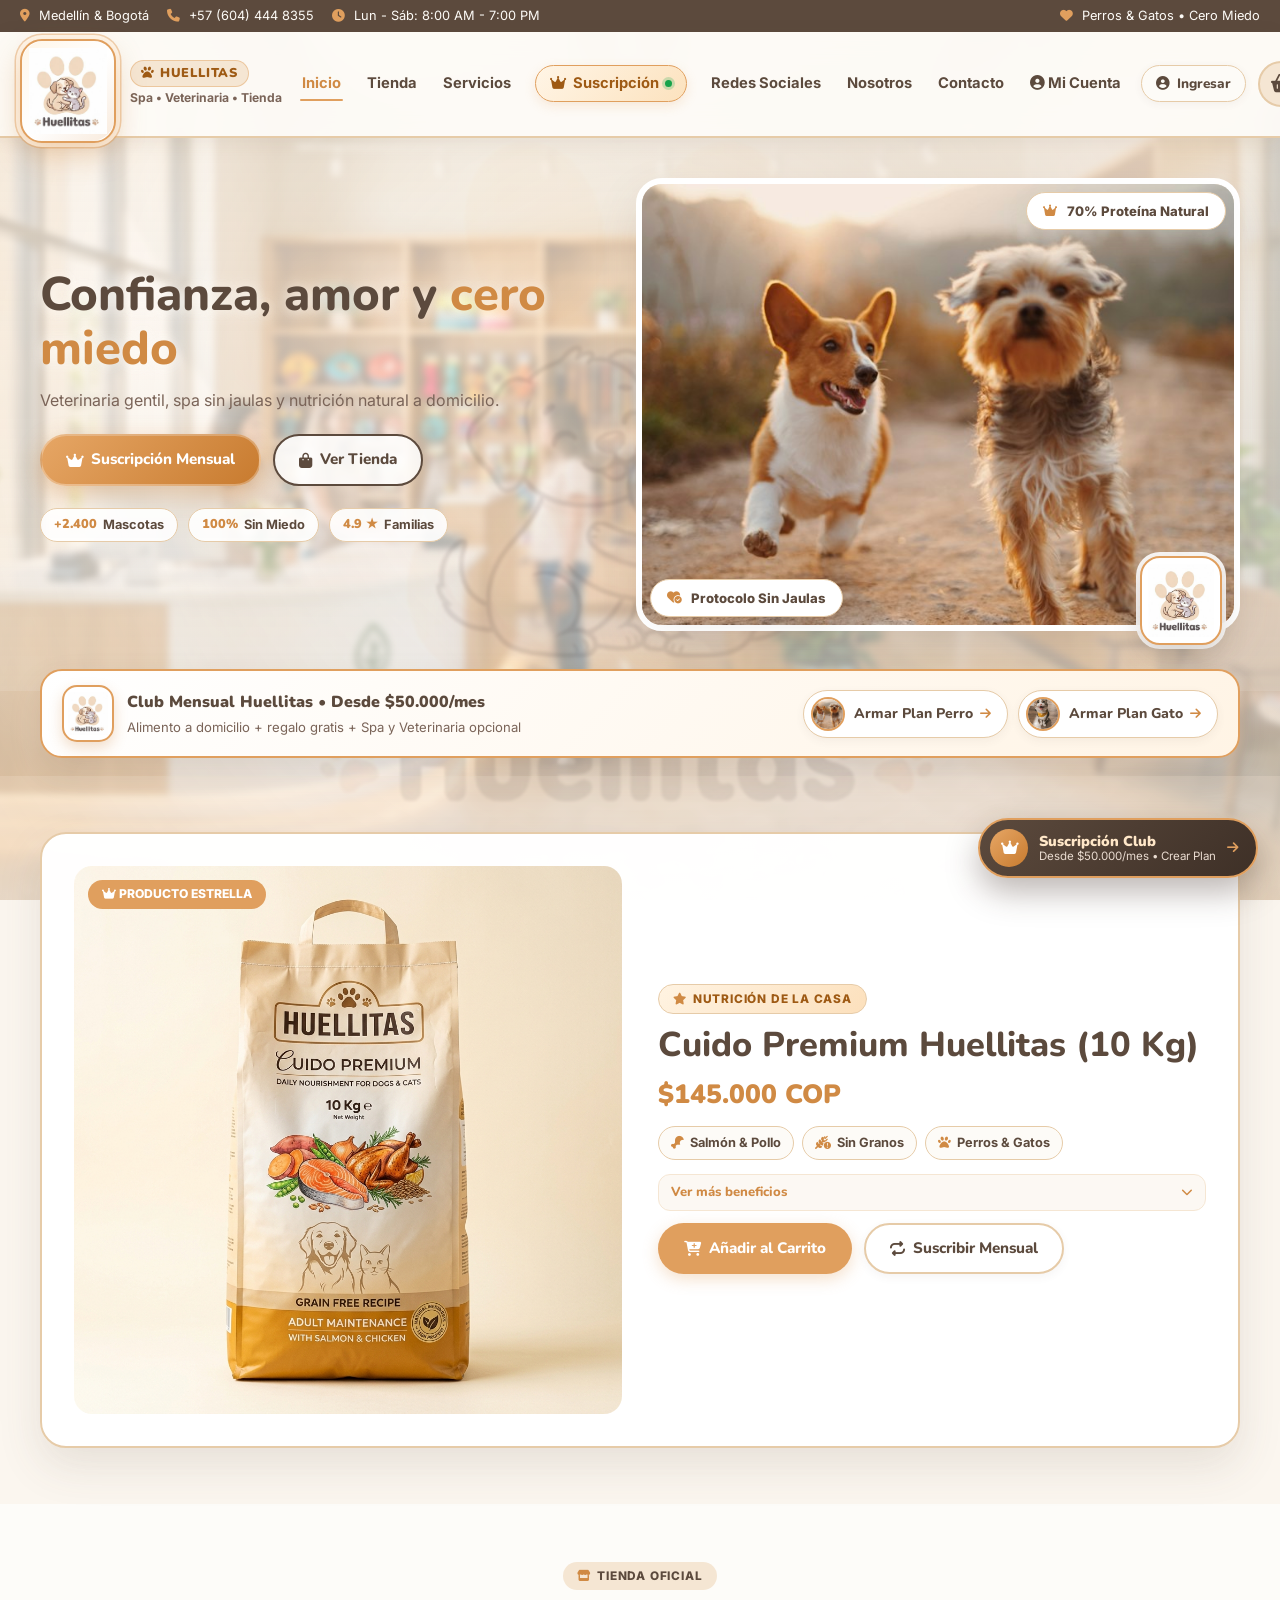
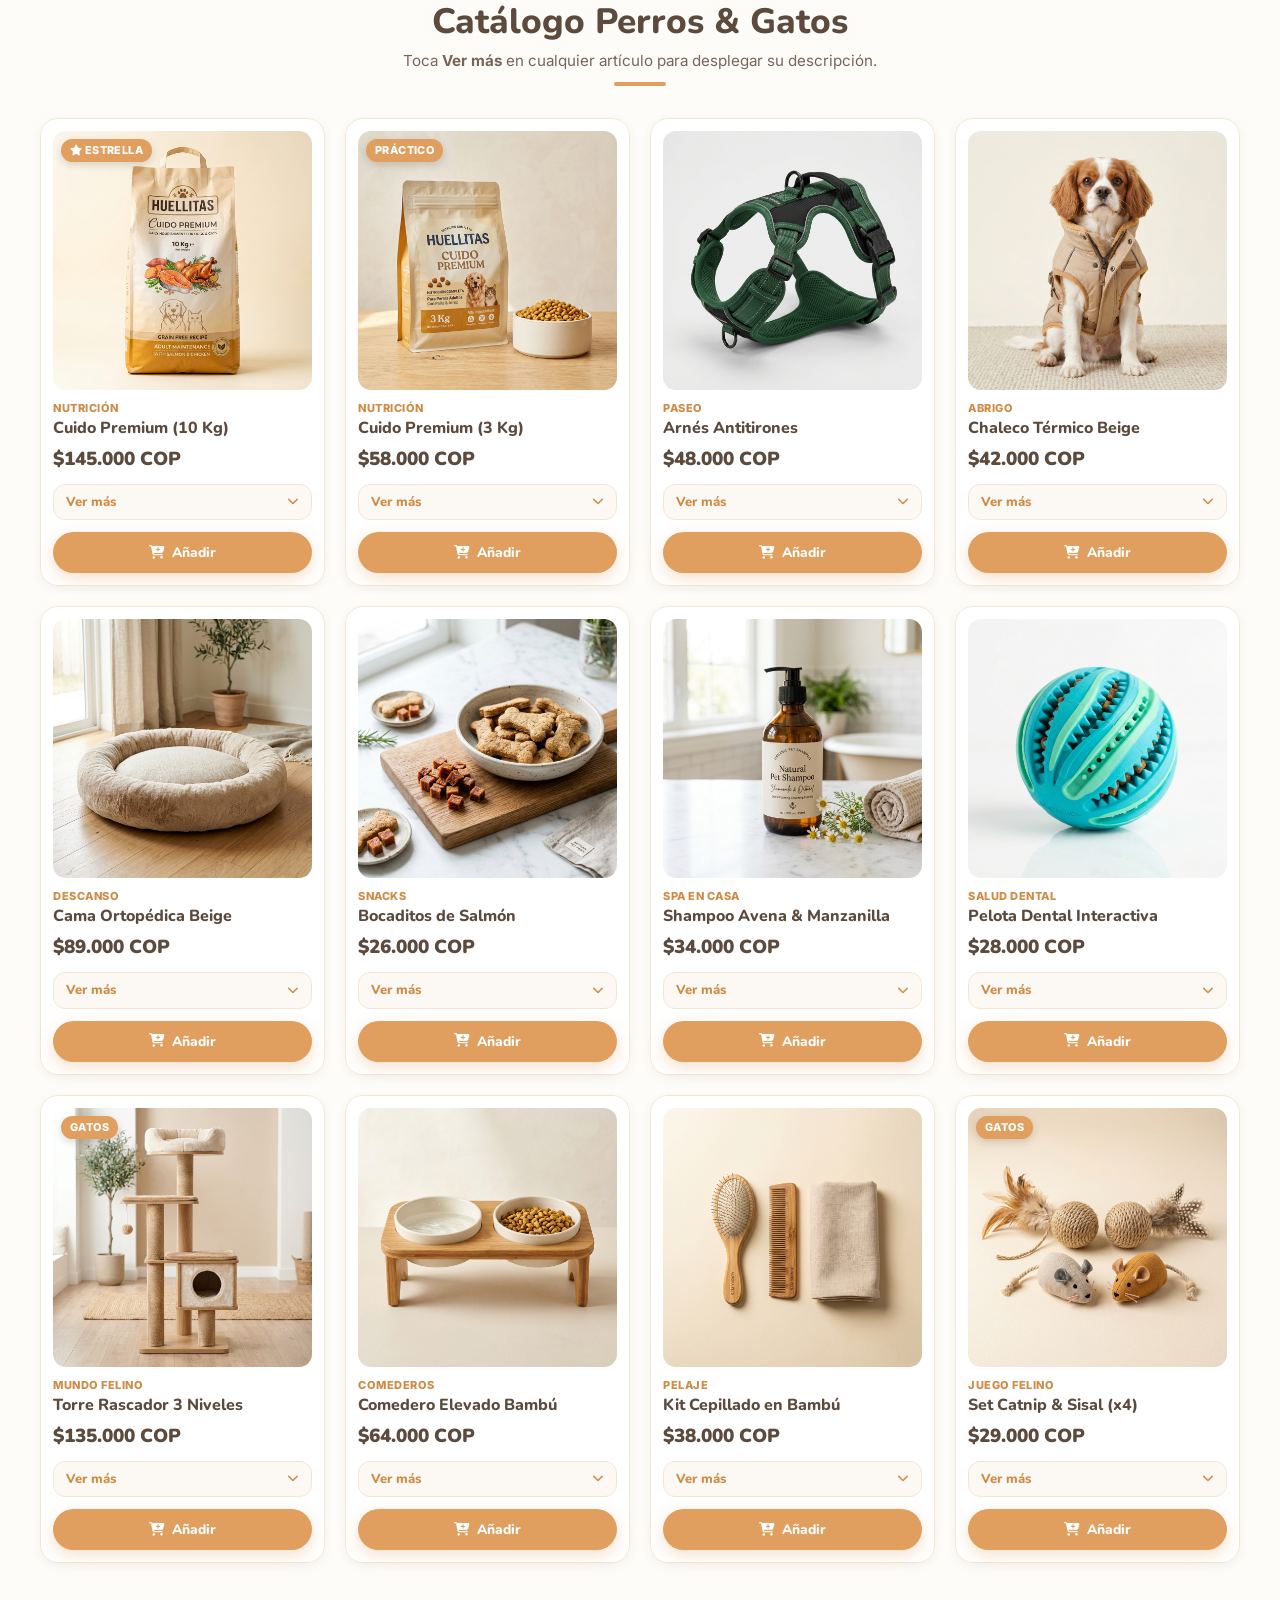
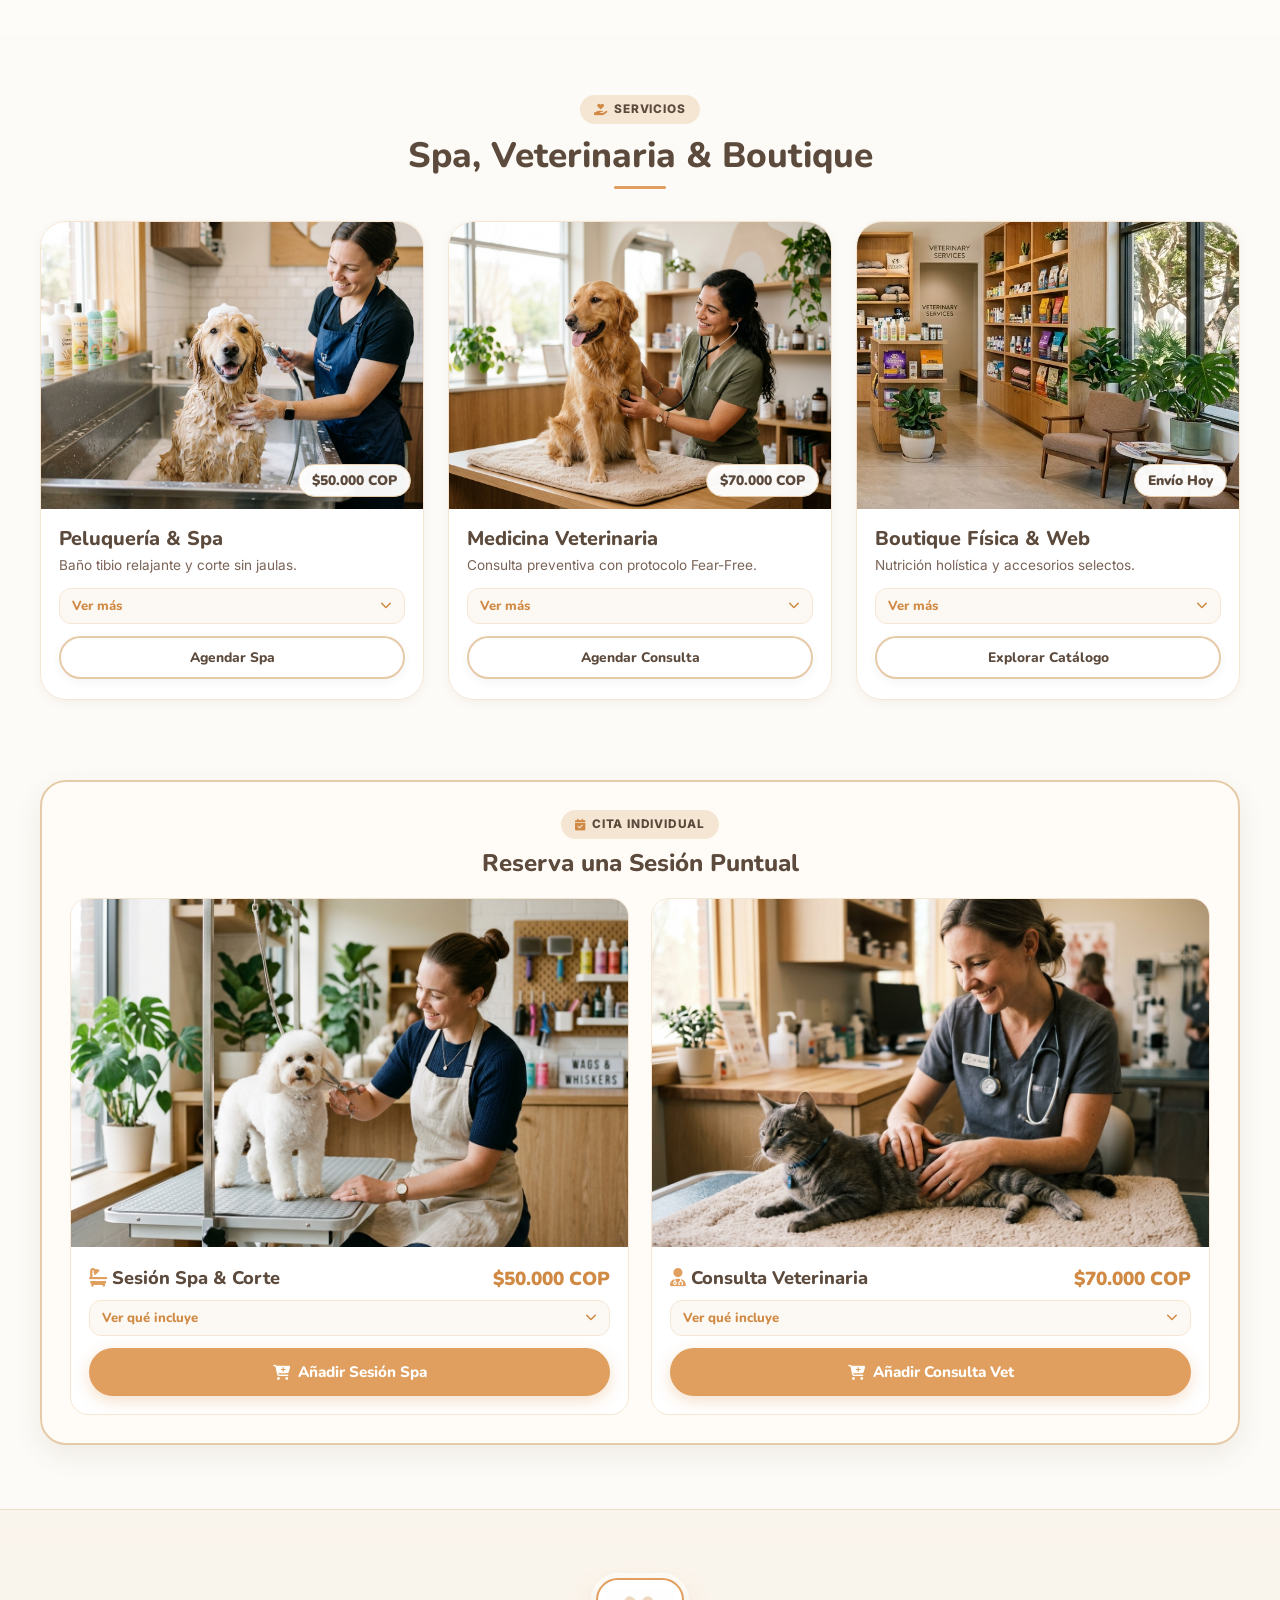
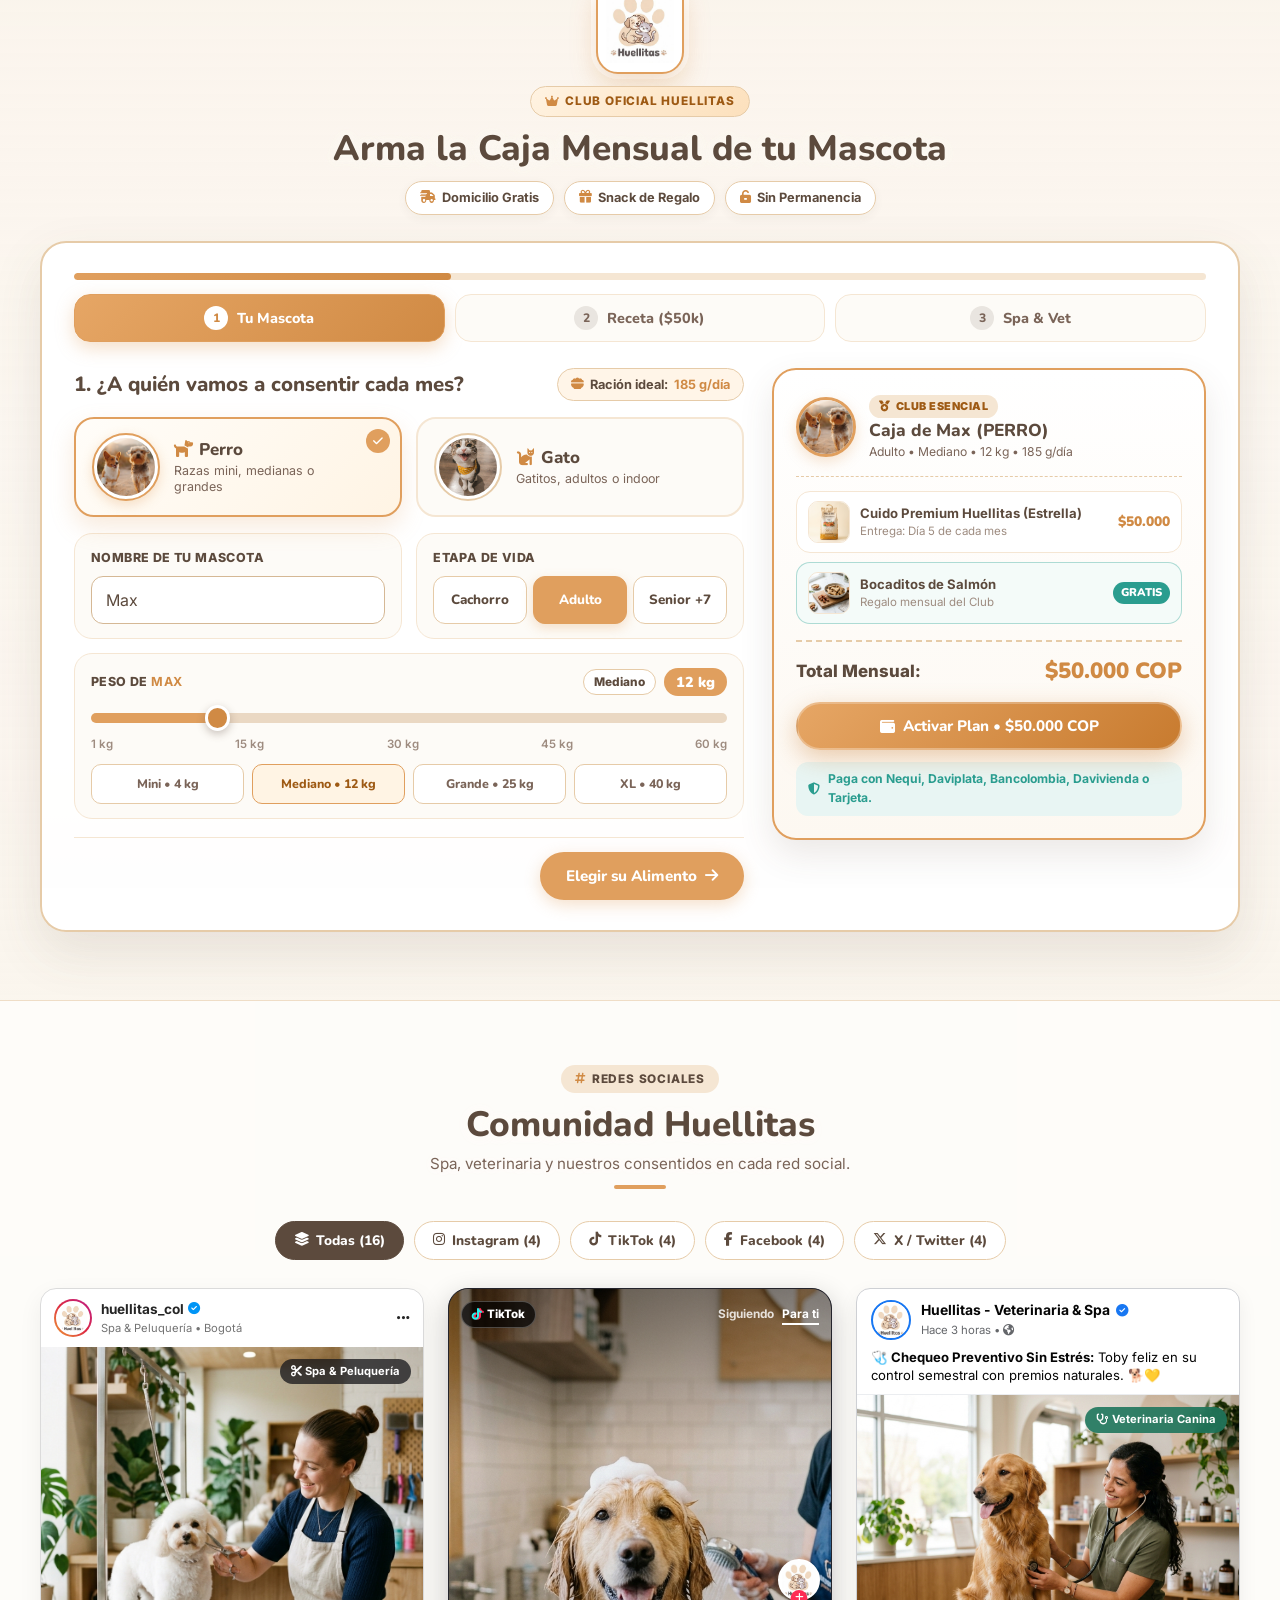
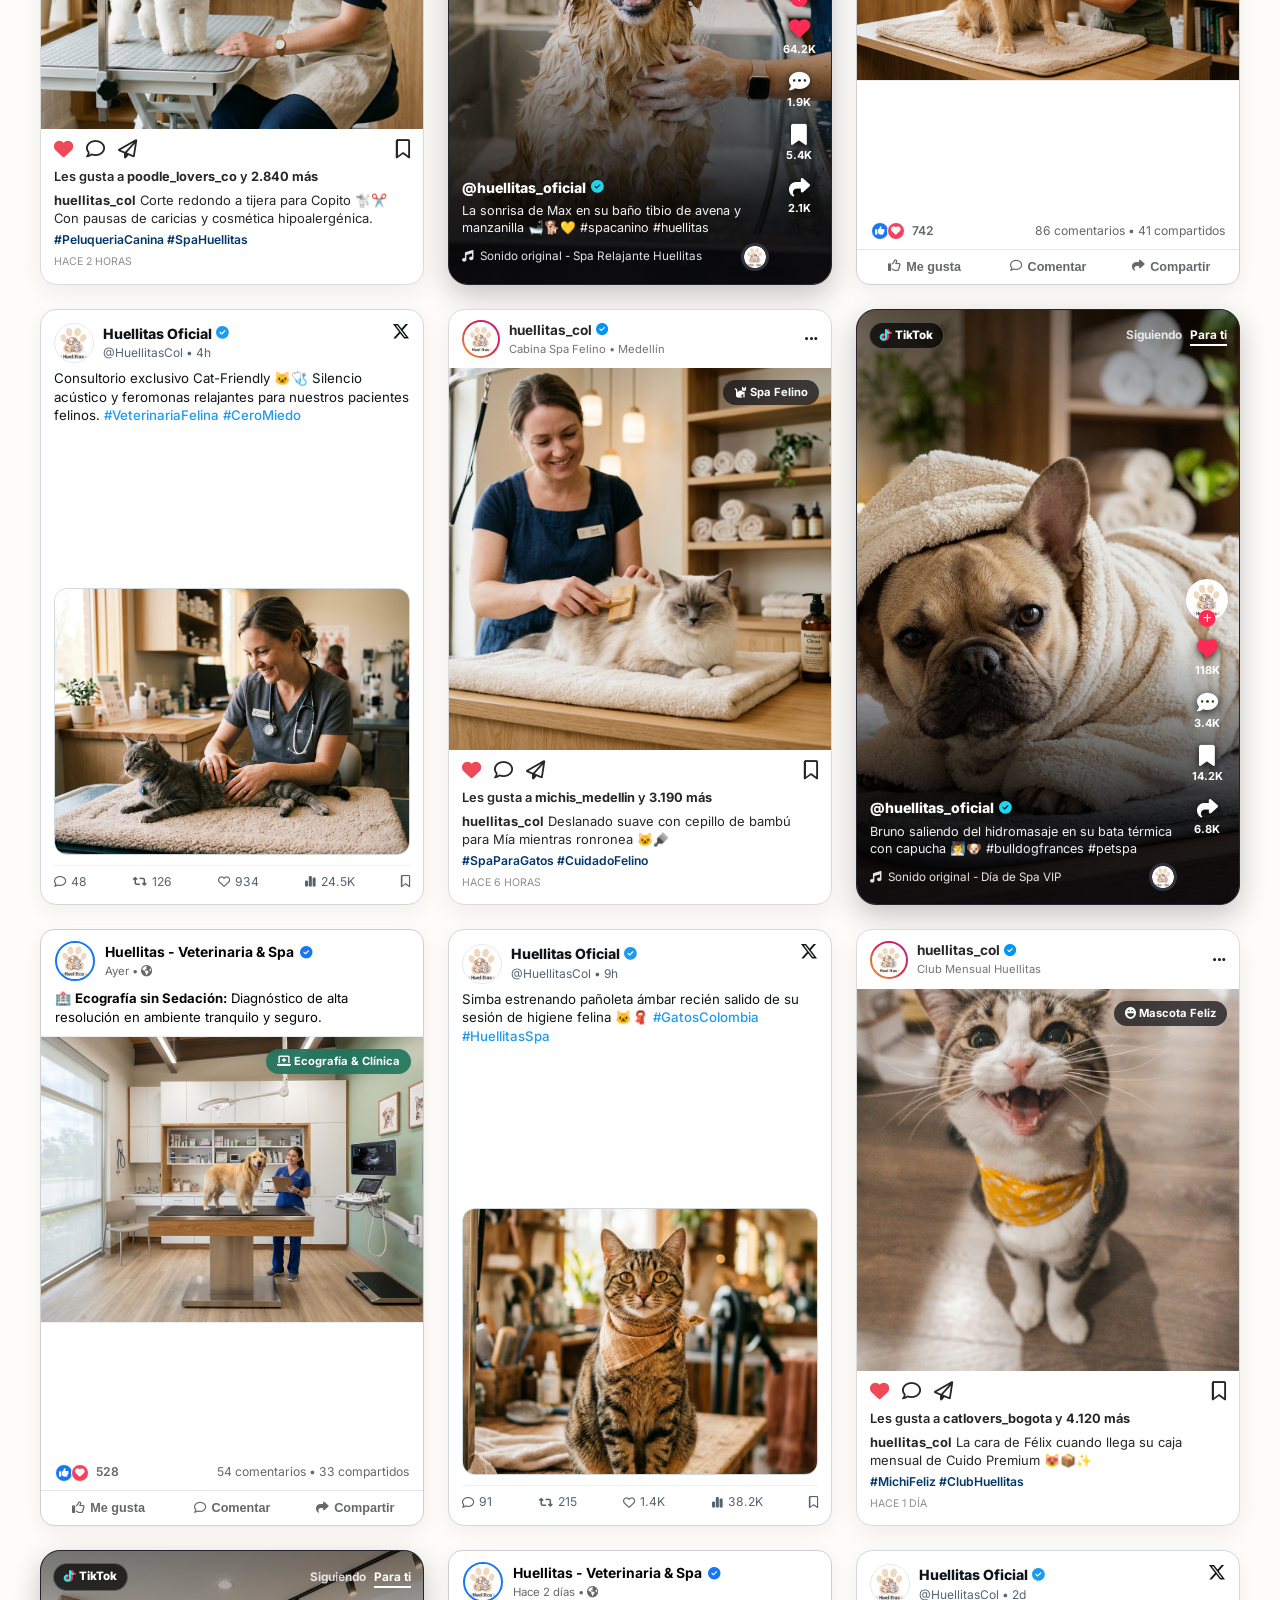
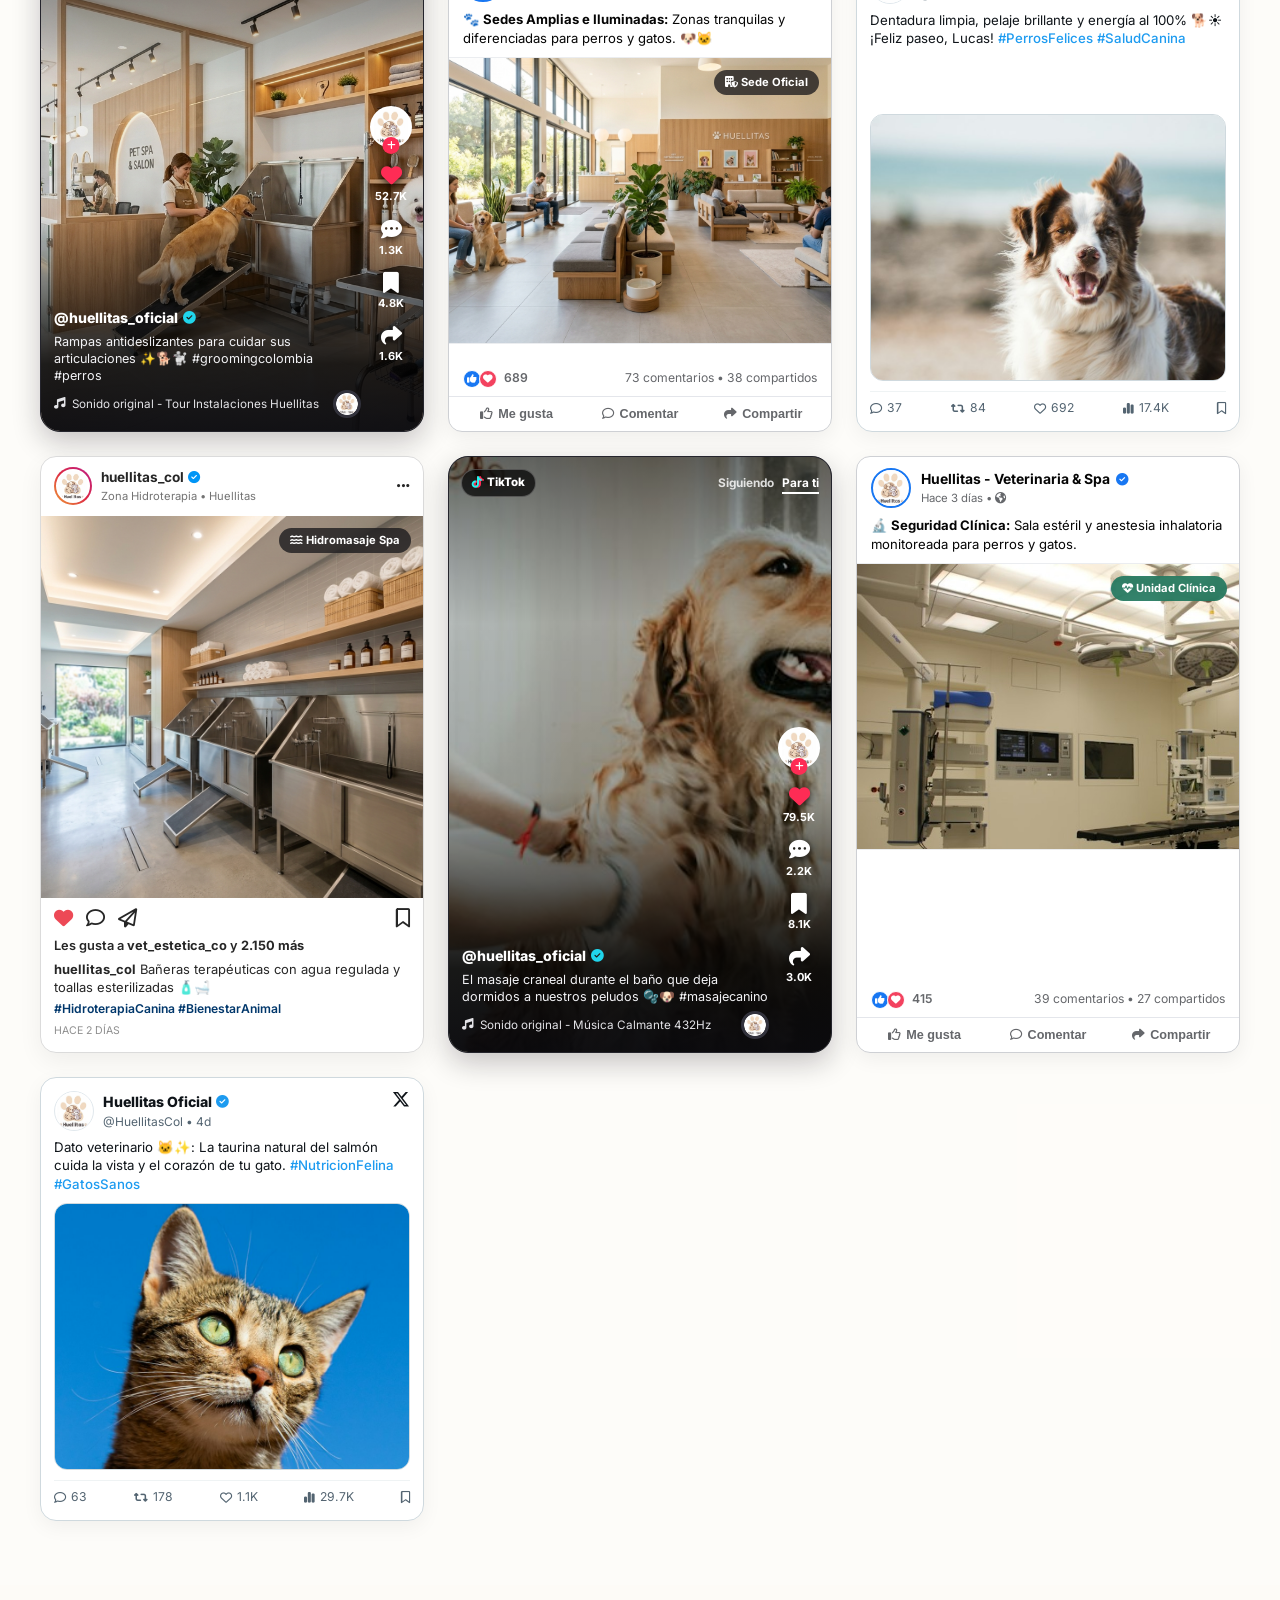
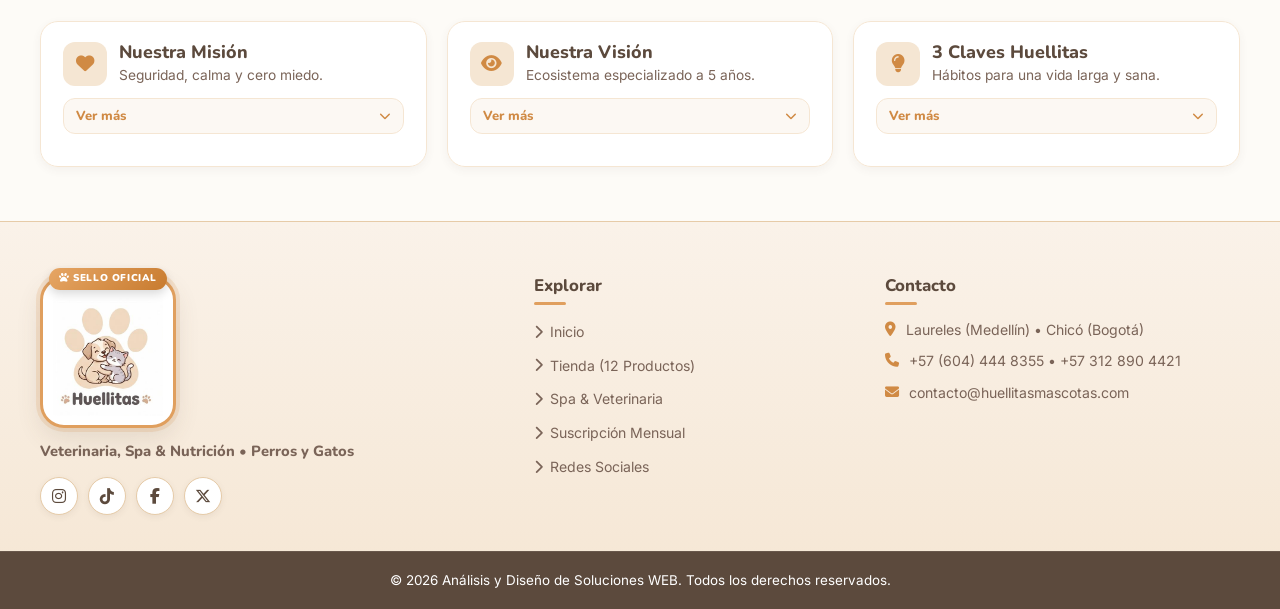
<file: index.html>
<!DOCTYPE html>
<html lang="es">
<head>
  <meta charset="UTF-8">
  <meta name="viewport" content="width=device-width, initial-scale=1.0">
  <link rel="icon" type="image/jpeg" href="img/logo-huellitas.jpg">
  <title>Huellitas &bull; Spa, Veterinaria &amp; Boutique Minimalista</title>
  <meta name="description" content="Huellitas: clínica veterinaria libre de miedo, spa y peluquería para perros y gatos, tienda especializada y suscripción mensual en Colombia.">

  <!-- Tipografías Google Fonts -->
  <link rel="preconnect" href="https://fonts.googleapis.com">
  <link rel="preconnect" href="https://fonts.gstatic.com" crossorigin>
  <link href="https://fonts.googleapis.com/css2?family=Inter:wght@400;500;600;700&family=Nunito:wght@700;800;900&display=swap" rel="stylesheet">

  <!-- Font Awesome Icons -->
  <link rel="stylesheet" href="https://cdnjs.cloudflare.com/ajax/libs/font-awesome/6.5.1/css/all.min.css">

  <!-- Estilos Minimalistas Visual-First -->
  <link rel="stylesheet" href="style.css?v=20261029v14">
</head>
<body>

  <!-- ESCENARIO DE FONDO DINÁMICO EN INTERVALO LENTO (EL LOCAL + PERROS + GATOS + MARCA DE AGUA OFICIAL) -->
  <div class="ambient-bg-stage" id="ambientBgStage" aria-hidden="true">
    <div class="ambient-bg-slide is-active" data-bg-label="Nuestro Local">
      <img src="img/local-recepcion-tienda.jpg" alt="" width="1376" height="768" decoding="async" class="ambient-bg-img">
    </div>
    <div class="ambient-bg-slide" data-bg-label="Perros Felices">
      <img src="img/hero-mascotas.jpg" alt="" width="800" height="534" fetchpriority="low" decoding="async" class="ambient-bg-img">
    </div>
    <div class="ambient-bg-slide" data-bg-label="Spa Felino">
      <img src="img/spa-gato-cepillado-real.jpg" alt="" width="1200" height="896" fetchpriority="low" decoding="async" class="ambient-bg-img">
    </div>
    <div class="ambient-bg-slide" data-bg-label="Sala Huellitas">
      <img src="img/local-sala-espera.jpg" alt="" width="1376" height="768" fetchpriority="low" decoding="async" class="ambient-bg-img">
    </div>
    <div class="ambient-bg-slide" data-bg-label="Baño &amp; Spa Canino">
      <img src="img/spa-bano-espuma-perro.jpg" alt="" width="1200" height="896" fetchpriority="low" decoding="async" class="ambient-bg-img">
    </div>
    <div class="ambient-bg-slide" data-bg-label="Gatos con Estilo">
      <img src="img/social-gato-feliz-bandana.jpg" alt="" width="896" height="1200" fetchpriority="low" decoding="async" class="ambient-bg-img">
    </div>
    <div class="ambient-bg-slide" data-bg-label="Salón &amp; Peluquería">
      <img src="img/local-peluqueria-spa.jpg" alt="" width="1376" height="768" fetchpriority="low" decoding="async" class="ambient-bg-img">
    </div>
    <div class="ambient-bg-slide" data-bg-label="Clínica Libre de Miedo">
      <img src="img/local-consultorio-vet.jpg" alt="" width="1376" height="768" fetchpriority="low" decoding="async" class="ambient-bg-img">
    </div>
    <div class="ambient-bg-veil"></div>
    <div class="logo-watermark-bg"></div>
  </div>

  <!-- BARRA SUPERIOR COMPACTA (SE OCULTA EN MÓVIL PARA MAYOR LIMPIEZA VISUAL) -->
  <div class="topbar">
    <div class="container">
      <div class="topbar-info">
        <span><i class="fas fa-location-dot" aria-hidden="true"></i> Medellín &amp; Bogotá</span>
        <span><i class="fas fa-phone" aria-hidden="true"></i> +57 (604) 444 8355</span>
        <span><i class="fas fa-clock" aria-hidden="true"></i> Lun - Sáb: 8:00 AM - 7:00 PM</span>
      </div>
      <div class="topbar-actions">
        <span><i class="fas fa-heart" aria-hidden="true"></i> Perros &amp; Gatos &bull; Cero Miedo</span>
      </div>
    </div>
  </div>

  <!-- CABECERA PRINCIPAL CON EL LOGO OFICIAL ENCAJADO Y PROTAGONISTA -->
  <header class="header">
    <div class="container header-container">
      <a href="#inicio" class="logo-wrapper" aria-label="Ir al inicio de Huellitas">
        <div class="brand-logo-frame">
          <span class="logo-halo-ring" aria-hidden="true"></span>
          <img src="img/logo-huellitas.jpg" alt="Logo Oficial Huellitas" width="370" height="405" class="brand-logo-img">
        </div>
        <div class="logo-text-group">
          <span class="brand-pill-top"><i class="fas fa-paw" aria-hidden="true"></i> Huellitas</span>
          <span class="brand-subtitle">Spa &bull; Veterinaria &bull; Tienda</span>
        </div>
      </a>

      <nav class="nav-links" id="navLinks" aria-label="Navegación principal">
        <a href="#inicio" class="nav-link active">Inicio</a>
        <a href="#tienda" class="nav-link">Tienda</a>
        <a href="#servicios" class="nav-link">Servicios</a>
        <a href="#suscripcion" class="nav-link nav-link-highlight"><i class="fas fa-crown" aria-hidden="true"></i> Suscripción <span class="subs-live-dot" aria-hidden="true"></span></a>
        <a href="#galeria" class="nav-link">Redes Sociales</a>
        <a href="#mision-vision" class="nav-link">Nosotros</a>
        <a href="#contacto" class="nav-link">Contacto</a>
        <a href="javascript:void(0)" class="nav-link nav-link-auth-mobile" id="navLinkAuthMobile"><i class="fas fa-user-circle" aria-hidden="true"></i> Mi Cuenta</a>
      </nav>

      <div class="header-right-actions">
        <!-- BOTÓN DE INGRESO / REGISTRO / PERFIL DE USUARIO -->
        <div class="header-user-wrap" id="headerUserWrap">
          <button type="button" class="header-auth-btn" id="btnOpenAuthModal" aria-label="Iniciar sesión o registrarse">
            <i class="fas fa-user-circle" aria-hidden="true"></i>
            <span class="auth-btn-label">Ingresar</span>
          </button>

          <div class="user-logged-box" id="userLoggedBox" hidden>
            <button type="button" class="user-profile-pill" id="userProfilePill" aria-expanded="false" aria-haspopup="true">
              <span class="user-avatar-badge" id="userAvatarBadge">AD</span>
              <span class="user-pill-name" id="userPillName">Admin</span>
              <span class="user-pill-role" id="userPillRole">Admin</span>
              <i class="fas fa-chevron-down" aria-hidden="true"></i>
            </button>
            <div class="user-dropdown-menu" id="userDropdownMenu" hidden>
              <div class="user-dropdown-header">
                <div class="dropdown-user-info">
                  <strong id="dropdownUserName">Administrador</strong>
                  <small id="dropdownUserIdentifier">admin@huellitas.com</small>
                </div>
                <button type="button" class="dropdown-close-btn" id="btnCloseUserDropdown" aria-label="Cerrar menú desplegable">
                  <i class="fas fa-times" aria-hidden="true"></i>
                </button>
              </div>
              <a href="#suscripcion" class="dropdown-item" id="btnDropdownSubs">
                <i class="fas fa-crown" aria-hidden="true"></i> Mi Suscripción Club
              </a>
              <button type="button" class="dropdown-item" id="btnOpenAdminPanel" hidden>
                <i class="fas fa-shield-cat" aria-hidden="true"></i> Panel Administrador
              </button>
              <button type="button" class="dropdown-item dropdown-item-danger" id="btnLogout">
                <i class="fas fa-arrow-right-from-bracket" aria-hidden="true"></i> Cerrar Sesión
              </button>
            </div>
          </div>
        </div>

        <a href="#suscripcion" class="header-subs-quick-btn" aria-label="Ir rápido a Suscripción Mensual">
          <i class="fas fa-crown" aria-hidden="true"></i>
          <span>Club</span>
        </a>

        <button type="button" class="cart-trigger-btn" id="cartTriggerBtn" aria-label="Abrir carrito de compras">
          <i class="fas fa-basket-shopping" aria-hidden="true"></i>
          <span class="cart-badge-count" id="cartBadgeCount">0</span>
        </button>

        <button type="button" class="menu-toggle" id="menuToggle" aria-label="Abrir menú móvil">
          <i class="fas fa-bars" aria-hidden="true"></i>
        </button>
      </div>
    </div>
  </header>

  <main>

    <!-- HERO MINIMALISTA: SLOGAN PROTAGONISTA + IMAGEN DOMINANTE -->
    <section class="hero" id="inicio">
      <div class="container hero-grid">
        <div class="hero-content">
          <h1>Confianza, amor y <span class="highlight">cero miedo</span></h1>
          <p>Veterinaria gentil, spa sin jaulas y nutrición natural a domicilio.</p>

          <div class="hero-buttons">
            <a href="#suscripcion" class="btn btn-subs-spotlight">
              <i class="fas fa-crown" aria-hidden="true"></i> Suscripción Mensual
            </a>
            <a href="#tienda" class="btn btn-outline">
              <i class="fas fa-bag-shopping" aria-hidden="true"></i> Ver Tienda
            </a>
          </div>

          <div class="hero-stats-pills">
            <span class="hero-stat-pill"><strong>+2.400</strong> Mascotas</span>
            <span class="hero-stat-pill"><strong>100%</strong> Sin Miedo</span>
            <span class="hero-stat-pill"><strong>4.9 ★</strong> Familias</span>
          </div>
        </div>

        <div class="hero-image-wrap">
          <img src="img/hero-mascotas.jpg"
               alt="Perritos Corgi y Yorkshire corriendo alegres al aire libre"
               width="800"
               height="533"
               fetchpriority="high"
               class="hero-main-img">

          <div class="floating-badge badge-1">
            <i class="fas fa-heart-circle-check" aria-hidden="true"></i>
            <span>Protocolo Sin Jaulas</span>
          </div>

          <div class="floating-badge badge-2">
            <i class="fas fa-crown" aria-hidden="true"></i>
            <span>70% Proteína Natural</span>
          </div>

          <div class="hero-corner-logo-seal" aria-hidden="true">
            <img src="img/logo-huellitas.jpg" alt="" width="370" height="405" class="hero-seal-img">
          </div>
        </div>
      </div>
    </section>

    <!-- ACCESO RÁPIDO INTERACTIVO AL SISTEMA DE SUSCRIPCIÓN (ESCRITORIO Y MÓVIL) -->
    <section class="subs-quick-ribbon" aria-label="Acceso rápido a suscripción mensual">
      <div class="container">
        <div class="subs-ribbon-card">
          <div class="subs-ribbon-left">
            <span class="subs-ribbon-logo-seal" aria-hidden="true">
              <img src="img/logo-huellitas.jpg" alt="" width="370" height="405">
            </span>
            <span class="subs-ribbon-crown"><i class="fas fa-crown" aria-hidden="true"></i></span>
            <div class="subs-ribbon-copy">
              <strong>Club Mensual Huellitas &bull; Desde $50.000/mes</strong>
              <span>Alimento a domicilio + regalo gratis + Spa y Veterinaria opcional</span>
            </div>
          </div>

          <div class="subs-ribbon-actions">
            <button type="button" class="subs-quick-pet-btn" data-quick-pet="perro">
              <img src="img/hero-mascotas.jpg" alt="" width="64" height="64">
              <span>Armar Plan Perro <i class="fas fa-arrow-right" aria-hidden="true"></i></span>
            </button>
            <button type="button" class="subs-quick-pet-btn" data-quick-pet="gato">
              <img src="img/social-gatito-chequeo.jpg" alt="" width="64" height="64">
              <span>Armar Plan Gato <i class="fas fa-arrow-right" aria-hidden="true"></i></span>
            </button>
          </div>
        </div>
      </div>
    </section>

    <!-- PRODUCTO ESTRELLA VISUAL CON MENÚ DESPLEGABLE "VER MÁS" -->
    <section class="producto-destacado-sec" id="destacado">
      <div class="container">
        <div class="cuido-banner">
          <div class="cuido-image-wrap">
            <span class="cuido-badge-tag"><i class="fas fa-crown" aria-hidden="true"></i> Producto Estrella</span>
            <img src="img/cuido-huellitas-10kg.jpg"
                 alt="Bulto oficial Cuido Premium Huellitas de 10 Kg con salmón y pollo"
                 width="1024"
                 height="1024"
                 loading="lazy"
                 class="cuido-img">
          </div>

          <div class="cuido-info">
            <div class="pill-badge estrella"><i class="fas fa-star" aria-hidden="true"></i> Nutrición de la Casa</div>
            <h2>Cuido Premium Huellitas (10 Kg)</h2>
            <div class="cuido-price-highlight">$145.000 COP</div>

            <div class="cuido-quick-chips">
              <span class="cuido-chip"><i class="fas fa-drumstick-bite" aria-hidden="true"></i> Salmón &amp; Pollo</span>
              <span class="cuido-chip"><i class="fas fa-wheat-awn-circle-exclamation" aria-hidden="true"></i> Sin Granos</span>
              <span class="cuido-chip"><i class="fas fa-paw" aria-hidden="true"></i> Perros &amp; Gatos</span>
            </div>

            <details class="prod-details">
              <summary class="prod-summary">
                <span class="summary-more">Ver más beneficios</span>
                <span class="summary-less">Ver menos</span>
                <i class="fas fa-chevron-down summary-chevron" aria-hidden="true"></i>
              </summary>
              <div class="prod-details-body">
                <p>Receta holística con 70% proteína animal real, prebióticos activos para digestión sana, glucosamina articular y ácidos grasos Omega 3 y 6 para pelaje brillante.</p>
                <div class="prod-details-tags">
                  <span class="prod-mini-chip">Aliento fresco</span>
                  <span class="prod-mini-chip">Articulaciones fuertes</span>
                  <span class="prod-mini-chip">Bulto ahorro 10 Kg</span>
                </div>
              </div>
            </details>

            <div class="hero-buttons">
              <button type="button" class="btn btn-primary btn-add-cart"
                      data-title="Bulto Cuido Premium Huellitas (10 Kg)"
                      data-price="145000"
                      data-img="img/cuido-huellitas-10kg.jpg">
                <i class="fas fa-cart-plus" aria-hidden="true"></i> Añadir al Carrito
              </button>
              <a href="#suscripcion" class="btn btn-white">
                <i class="fas fa-repeat" aria-hidden="true"></i> Suscribir Mensual
              </a>
            </div>
          </div>
        </div>
      </div>
    </section>

    <!-- TIENDA OFICIAL: 12 PRODUCTOS MINIMALISTAS CON MENÚ DESPLEGABLE "VER MÁS" -->
    <section class="productos" id="tienda">
      <div class="container">
        <div class="section-header">
          <div class="pill-badge"><i class="fas fa-store" aria-hidden="true"></i> Tienda Oficial</div>
          <h2>Catálogo Perros &amp; Gatos</h2>
          <p>Toca <strong>Ver más</strong> en cualquier artículo para desplegar su descripción.</p>
          <div class="divider"></div>
        </div>

        <div class="productos-grid">

          <!-- 1. Bulto Cuido Premium Huellitas 10 Kg -->
          <article class="producto-card">
            <span class="producto-tag"><i class="fas fa-star" aria-hidden="true"></i> Estrella</span>
            <div class="producto-img-wrap">
              <img src="img/cuido-huellitas-10kg.jpg" alt="Bulto Cuido Premium Huellitas de 10 Kg con salmón y pollo" width="1024" height="1024" loading="lazy" class="producto-img">
            </div>
            <div class="producto-header-row">
              <span class="producto-categoria">Nutrición</span>
              <h3>Cuido Premium (10 Kg)</h3>
            </div>
            <div class="producto-precio">$145.000 COP</div>
            <details class="prod-details" name="catalogo-huellitas">
              <summary class="prod-summary">
                <span class="summary-more">Ver más</span>
                <span class="summary-less">Ver menos</span>
                <i class="fas fa-chevron-down summary-chevron" aria-hidden="true"></i>
              </summary>
              <div class="prod-details-body">
                <p>Bulto familiar de 10 Kg libre de granos con salmón fresco, pollo de granja y prebióticos digestivos para perros y gatos.</p>
                <div class="prod-details-tags">
                  <span class="prod-mini-chip">70% Proteína</span>
                  <span class="prod-mini-chip">Omega 3 y 6</span>
                </div>
              </div>
            </details>
            <button type="button" class="btn btn-primary btn-sm btn-block btn-add-cart"
                    data-title="Cuido Premium Huellitas (10 Kg)"
                    data-price="145000"
                    data-img="img/cuido-huellitas-10kg.jpg">
              <i class="fas fa-cart-plus" aria-hidden="true"></i> Añadir
            </button>
          </article>

          <!-- 2. Empaque Cuido Premium Huellitas 3 Kg -->
          <article class="producto-card">
            <span class="producto-tag">Práctico</span>
            <div class="producto-img-wrap">
              <img src="img/cuido-huellitas-3kg.jpg" alt="Bolsa resellable Cuido Premium Huellitas de 3 Kg junto a plato de cerámica con croquetas" width="1024" height="1024" loading="lazy" class="producto-img">
            </div>
            <div class="producto-header-row">
              <span class="producto-categoria">Nutrición</span>
              <h3>Cuido Premium (3 Kg)</h3>
            </div>
            <div class="producto-precio">$58.000 COP</div>
            <details class="prod-details" name="catalogo-huellitas">
              <summary class="prod-summary">
                <span class="summary-more">Ver más</span>
                <span class="summary-less">Ver menos</span>
                <i class="fas fa-chevron-down summary-chevron" aria-hidden="true"></i>
              </summary>
              <div class="prod-details-body">
                <p>Empaque resellable de 3 Kg con cierre hermético que conserva todo el aroma y crocancia de las croquetas naturales.</p>
                <div class="prod-details-tags">
                  <span class="prod-mini-chip">Cierre Zip</span>
                  <span class="prod-mini-chip">Razas pequeñas</span>
                </div>
              </div>
            </details>
            <button type="button" class="btn btn-primary btn-sm btn-block btn-add-cart"
                    data-title="Cuido Premium Huellitas (3 Kg)"
                    data-price="58000"
                    data-img="img/cuido-huellitas-3kg.jpg">
              <i class="fas fa-cart-plus" aria-hidden="true"></i> Añadir
            </button>
          </article>

          <!-- 3. Arnés Ergonómico Antitirones -->
          <article class="producto-card">
            <div class="producto-img-wrap">
              <img src="img/arnes-ergonomico.jpg" alt="Arnés ergonómico antitirones acolchado verde bosque con costuras reflectivas" width="1024" height="1024" loading="lazy" class="producto-img">
            </div>
            <div class="producto-header-row">
              <span class="producto-categoria">Paseo</span>
              <h3>Arnés Antitirones</h3>
            </div>
            <div class="producto-precio">$48.000 COP</div>
            <details class="prod-details" name="catalogo-huellitas">
              <summary class="prod-summary">
                <span class="summary-more">Ver más</span>
                <span class="summary-less">Ver menos</span>
                <i class="fas fa-chevron-down summary-chevron" aria-hidden="true"></i>
              </summary>
              <div class="prod-details-body">
                <p>Pechera acolchada transpirable que protege la tráquea, con doble argolla metálica, asa superior y bandas reflectivas nocturnas.</p>
                <div class="prod-details-tags">
                  <span class="prod-mini-chip">Reflectivo</span>
                  <span class="prod-mini-chip">Ajustable</span>
                </div>
              </div>
            </details>
            <button type="button" class="btn btn-primary btn-sm btn-block btn-add-cart"
                    data-title="Arnés Ergonómico Antitirones"
                    data-price="48000"
                    data-img="img/arnes-ergonomico.jpg">
              <i class="fas fa-cart-plus" aria-hidden="true"></i> Añadir
            </button>
          </article>

          <!-- 4. Chaleco Térmico Acolchado Beige -->
          <article class="producto-card">
            <div class="producto-img-wrap">
              <img src="img/chaqueta-termica.jpg" alt="Perrito Cavalier vistiendo chaleco térmico acolchado beige con cuello polar cálido" width="1024" height="1024" loading="lazy" class="producto-img">
            </div>
            <div class="producto-header-row">
              <span class="producto-categoria">Abrigo</span>
              <h3>Chaleco Térmico Beige</h3>
            </div>
            <div class="producto-precio">$42.000 COP</div>
            <details class="prod-details" name="catalogo-huellitas">
              <summary class="prod-summary">
                <span class="summary-more">Ver más</span>
                <span class="summary-less">Ver menos</span>
                <i class="fas fa-chevron-down summary-chevron" aria-hidden="true"></i>
              </summary>
              <div class="prod-details-body">
                <p>Chaleco rompevientos impermeable ligero con cuello interior de ovejero cálido y ajuste cómodo para mañanas o noches frías.</p>
                <div class="prod-details-tags">
                  <span class="prod-mini-chip">Cuello polar</span>
                  <span class="prod-mini-chip">Lavable</span>
                </div>
              </div>
            </details>
            <button type="button" class="btn btn-primary btn-sm btn-block btn-add-cart"
                    data-title="Chaleco Térmico Acolchado Beige"
                    data-price="42000"
                    data-img="img/chaqueta-termica.jpg">
              <i class="fas fa-cart-plus" aria-hidden="true"></i> Añadir
            </button>
          </article>

          <!-- 5. Cama Ortopédica Circular Beige -->
          <article class="producto-card">
            <div class="producto-img-wrap">
              <img src="img/cama-ortopedica.jpg" alt="Cama ortopédica circular beige de felpa suave y cojín central de lino" width="1024" height="1024" loading="lazy" class="producto-img">
            </div>
            <div class="producto-header-row">
              <span class="producto-categoria">Descanso</span>
              <h3>Cama Ortopédica Beige</h3>
            </div>
            <div class="producto-precio">$89.000 COP</div>
            <details class="prod-details" name="catalogo-huellitas">
              <summary class="prod-summary">
                <span class="summary-more">Ver más</span>
                <span class="summary-less">Ver menos</span>
                <i class="fas fa-chevron-down summary-chevron" aria-hidden="true"></i>
              </summary>
              <div class="prod-details-body">
                <p>Nido circular antiestrés con borde elevado en felpa suave para apoyar la cabeza y cojín central de lino desenfundable.</p>
                <div class="prod-details-tags">
                  <span class="prod-mini-chip">Perros y gatos</span>
                  <span class="prod-mini-chip">Antiestrés</span>
                </div>
              </div>
            </details>
            <button type="button" class="btn btn-primary btn-sm btn-block btn-add-cart"
                    data-title="Cama Ortopédica Circular Beige"
                    data-price="89000"
                    data-img="img/cama-ortopedica.jpg">
              <i class="fas fa-cart-plus" aria-hidden="true"></i> Añadir
            </button>
          </article>

          <!-- 6. Galletas & Bocaditos de Salmón -->
          <article class="producto-card">
            <div class="producto-img-wrap">
              <img src="img/snacks-saludables.jpg" alt="Tazón con galletas horneadas en forma de huesito y cubitos naturales de salmón" width="1024" height="1024" loading="lazy" class="producto-img">
            </div>
            <div class="producto-header-row">
              <span class="producto-categoria">Snacks</span>
              <h3>Bocaditos de Salmón</h3>
            </div>
            <div class="producto-precio">$26.000 COP</div>
            <details class="prod-details" name="catalogo-huellitas">
              <summary class="prod-summary">
                <span class="summary-more">Ver más</span>
                <span class="summary-less">Ver menos</span>
                <i class="fas fa-chevron-down summary-chevron" aria-hidden="true"></i>
              </summary>
              <div class="prod-details-body">
                <p>Mix artesanal de galletas integrales horneadas y cubitos blandos de salmón real, ideales para entrenamiento y refuerzo positivo.</p>
                <div class="prod-details-tags">
                  <span class="prod-mini-chip">100% Natural</span>
                  <span class="prod-mini-chip">Sin azúcar</span>
                </div>
              </div>
            </details>
            <button type="button" class="btn btn-primary btn-sm btn-block btn-add-cart"
                    data-title="Galletas & Bocaditos de Salmón"
                    data-price="26000"
                    data-img="img/snacks-saludables.jpg">
              <i class="fas fa-cart-plus" aria-hidden="true"></i> Añadir
            </button>
          </article>

          <!-- 7. Shampoo Orgánico Manzanilla & Avena -->
          <article class="producto-card">
            <div class="producto-img-wrap">
              <img src="img/shampoo-mascotas.jpg" alt="Frasco ámbar dispensador de shampoo orgánico de manzanilla y avena para mascotas" width="1024" height="1024" loading="lazy" class="producto-img">
            </div>
            <div class="producto-header-row">
              <span class="producto-categoria">Spa en Casa</span>
              <h3>Shampoo Avena &amp; Manzanilla</h3>
            </div>
            <div class="producto-precio">$34.000 COP</div>
            <details class="prod-details" name="catalogo-huellitas">
              <summary class="prod-summary">
                <span class="summary-more">Ver más</span>
                <span class="summary-less">Ver menos</span>
                <i class="fas fa-chevron-down summary-chevron" aria-hidden="true"></i>
              </summary>
              <div class="prod-details-body">
                <p>Fórmula dermocosmética de 300 ml con pH neutro, extracto botánico de manzanilla y avena coloidal que calma pieles sensibles.</p>
                <div class="prod-details-tags">
                  <span class="prod-mini-chip">Hipoalergénico</span>
                  <span class="prod-mini-chip">Sin parabenos</span>
                </div>
              </div>
            </details>
            <button type="button" class="btn btn-primary btn-sm btn-block btn-add-cart"
                    data-title="Shampoo Orgánico Manzanilla & Avena"
                    data-price="34000"
                    data-img="img/shampoo-mascotas.jpg">
              <i class="fas fa-cart-plus" aria-hidden="true"></i> Añadir
            </button>
          </article>

          <!-- 8. Pelota Dental Dispensadora -->
          <article class="producto-card">
            <div class="producto-img-wrap">
              <img src="img/pelota-dental.jpg" alt="Pelota dental de caucho turquesa con ranuras limpiadoras rellenas de croquetas" width="1024" height="1024" loading="lazy" class="producto-img">
            </div>
            <div class="producto-header-row">
              <span class="producto-categoria">Salud Dental</span>
              <h3>Pelota Dental Interactiva</h3>
            </div>
            <div class="producto-precio">$28.000 COP</div>
            <details class="prod-details" name="catalogo-huellitas">
              <summary class="prod-summary">
                <span class="summary-more">Ver más</span>
                <span class="summary-less">Ver menos</span>
                <i class="fas fa-chevron-down summary-chevron" aria-hidden="true"></i>
              </summary>
              <div class="prod-details-body">
                <p>Esfera de caucho natural no tóxico con ranuras que masajean las encías y limpian el sarro mientras buscan sus croquetas.</p>
                <div class="prod-details-tags">
                  <span class="prod-mini-chip">Caucho natural</span>
                  <span class="prod-mini-chip">Antisarro</span>
                </div>
              </div>
            </details>
            <button type="button" class="btn btn-primary btn-sm btn-block btn-add-cart"
                    data-title="Pelota Dental Dispensadora"
                    data-price="28000"
                    data-img="img/pelota-dental.jpg">
              <i class="fas fa-cart-plus" aria-hidden="true"></i> Añadir
            </button>
          </article>

          <!-- 9. Torre Rascador & Mirador Felino -->
          <article class="producto-card">
            <span class="producto-tag">Gatos</span>
            <div class="producto-img-wrap">
              <img src="img/rascador-torre-gato.jpg" alt="Torre rascador de tres niveles en madera, cuerda de sisal natural, cueva y cama superior beige" width="1024" height="1024" loading="lazy" class="producto-img">
            </div>
            <div class="producto-header-row">
              <span class="producto-categoria">Mundo Felino</span>
              <h3>Torre Rascador 3 Niveles</h3>
            </div>
            <div class="producto-precio">$135.000 COP</div>
            <details class="prod-details" name="catalogo-huellitas">
              <summary class="prod-summary">
                <span class="summary-more">Ver más</span>
                <span class="summary-less">Ver menos</span>
                <i class="fas fa-chevron-down summary-chevron" aria-hidden="true"></i>
              </summary>
              <div class="prod-details-body">
                <p>Centro vertical de 3 pisos con postes de sisal natural para afilar uñas, cueva inferior de descanso, pompón y cama mirador.</p>
                <div class="prod-details-tags">
                  <span class="prod-mini-chip">Sisal natural</span>
                  <span class="prod-mini-chip">Base estable</span>
                </div>
              </div>
            </details>
            <button type="button" class="btn btn-primary btn-sm btn-block btn-add-cart"
                    data-title="Torre Rascador & Mirador Felino"
                    data-price="135000"
                    data-img="img/rascador-torre-gato.jpg">
              <i class="fas fa-cart-plus" aria-hidden="true"></i> Añadir
            </button>
          </article>

          <!-- 10. Comedero Doble Elevado en Bambú -->
          <article class="producto-card">
            <div class="producto-img-wrap">
              <img src="img/comedero-doble-elevado.jpg" alt="Soporte elevado de madera de bambú con dos platos hondos de cerámica crema para agua y alimento" width="1024" height="1024" loading="lazy" class="producto-img">
            </div>
            <div class="producto-header-row">
              <span class="producto-categoria">Comederos</span>
              <h3>Comedero Elevado Bambú</h3>
            </div>
            <div class="producto-precio">$64.000 COP</div>
            <details class="prod-details" name="catalogo-huellitas">
              <summary class="prod-summary">
                <span class="summary-more">Ver más</span>
                <span class="summary-less">Ver menos</span>
                <i class="fas fa-chevron-down summary-chevron" aria-hidden="true"></i>
              </summary>
              <div class="prod-details-body">
                <p>Soporte ergonómico en madera de bambú resistente a la humedad con dos platos hondos de cerámica esmaltada que cuidan el cuello.</p>
                <div class="prod-details-tags">
                  <span class="prod-mini-chip">Cerámica + Bambú</span>
                  <span class="prod-mini-chip">Ergonómico</span>
                </div>
              </div>
            </details>
            <button type="button" class="btn btn-primary btn-sm btn-block btn-add-cart"
                    data-title="Comedero Doble Elevado en Bambú"
                    data-price="64000"
                    data-img="img/comedero-doble-elevado.jpg">
              <i class="fas fa-cart-plus" aria-hidden="true"></i> Añadir
            </button>
          </article>

          <!-- 11. Kit Spa de Cepillado en Bambú -->
          <article class="producto-card">
            <div class="producto-img-wrap">
              <img src="img/kit-cepillado-mascotas.jpg" alt="Kit de cepillo de cerdas redondeadas en bambú, peine desenredante de madera y toalla de lino beige" width="1024" height="1024" loading="lazy" class="producto-img">
            </div>
            <div class="producto-header-row">
              <span class="producto-categoria">Pelaje</span>
              <h3>Kit Cepillado en Bambú</h3>
            </div>
            <div class="producto-precio">$38.000 COP</div>
            <details class="prod-details" name="catalogo-huellitas">
              <summary class="prod-summary">
                <span class="summary-more">Ver más</span>
                <span class="summary-less">Ver menos</span>
                <i class="fas fa-chevron-down summary-chevron" aria-hidden="true"></i>
              </summary>
              <div class="prod-details-body">
                <p>Set de 3 piezas: cepillo masajeador de puntas redondeadas, peine antiestático de madera y toalla suave de lino natural.</p>
                <div class="prod-details-tags">
                  <span class="prod-mini-chip">Anticaída</span>
                  <span class="prod-mini-chip">Perros y gatos</span>
                </div>
              </div>
            </details>
            <button type="button" class="btn btn-primary btn-sm btn-block btn-add-cart"
                    data-title="Kit Spa de Cepillado en Bambú"
                    data-price="38000"
                    data-img="img/kit-cepillado-mascotas.jpg">
              <i class="fas fa-cart-plus" aria-hidden="true"></i> Añadir
            </button>
          </article>

          <!-- 12. Set Juguetes Catnip & Sisal (x4) -->
          <article class="producto-card">
            <span class="producto-tag">Gatos</span>
            <div class="producto-img-wrap">
              <img src="img/juguete-raton-catnip-gato.jpg" alt="Set de dos pelotas tejidas en sisal con plumas naturales y dos ratoncitos de lino con catnip" width="1024" height="1024" loading="lazy" class="producto-img">
            </div>
            <div class="producto-header-row">
              <span class="producto-categoria">Juego Felino</span>
              <h3>Set Catnip &amp; Sisal (x4)</h3>
            </div>
            <div class="producto-precio">$29.000 COP</div>
            <details class="prod-details" name="catalogo-huellitas">
              <summary class="prod-summary">
                <span class="summary-more">Ver más</span>
                <span class="summary-less">Ver menos</span>
                <i class="fas fa-chevron-down summary-chevron" aria-hidden="true"></i>
              </summary>
              <div class="prod-details-body">
                <p>Incluye 2 esferas tejidas en sisal con plumas suaves y 2 ratoncitos de lino rellenos de catnip orgánico estimulante.</p>
                <div class="prod-details-tags">
                  <span class="prod-mini-chip">4 Piezas</span>
                  <span class="prod-mini-chip">Catnip orgánico</span>
                </div>
              </div>
            </details>
            <button type="button" class="btn btn-primary btn-sm btn-block btn-add-cart"
                    data-title="Set Juguetes Catnip & Sisal (x4)"
                    data-price="29000"
                    data-img="img/juguete-raton-catnip-gato.jpg">
              <i class="fas fa-cart-plus" aria-hidden="true"></i> Añadir
            </button>
          </article>

        </div>
      </div>
    </section>

    <!-- SERVICIOS ESPECIALIZADOS: FOTOS GRANDES + DESPLEGABLE "VER MÁS" -->
    <section class="servicios" id="servicios">
      <div class="container">
        <div class="section-header">
          <div class="pill-badge"><i class="fas fa-hand-holding-heart" aria-hidden="true"></i> Servicios</div>
          <h2>Spa, Veterinaria &amp; Boutique</h2>
          <div class="divider"></div>
        </div>

        <div class="servicios-grid">
          <!-- Servicio 1: Peluquería & Spa -->
          <article class="servicio-card">
            <div class="servicio-img-wrap">
              <img src="img/spa-bano-espuma-perro.jpg"
                   alt="Estilista bañando con espuma tibia y ducha suave a un Golden Retriever feliz en tina de acero"
                   width="1200"
                   height="896"
                   loading="lazy">
              <span class="servicio-price-pill">$50.000 COP</span>
            </div>
            <div class="servicio-body">
              <h3>Peluquería &amp; Spa</h3>
              <p class="servicio-sub">Baño tibio relajante y corte sin jaulas.</p>
              <details class="prod-details" name="servicios-huellitas">
                <summary class="prod-summary">
                  <span class="summary-more">Ver más</span>
                  <span class="summary-less">Ver menos</span>
                  <i class="fas fa-chevron-down summary-chevron" aria-hidden="true"></i>
                </summary>
                <div class="prod-details-body">
                  <p>Espuma hipoalergénica de avena y manzanilla, corte a tijera por raza, cepillado felino delicado, higiene de oídos y masaje antiestrés.</p>
                </div>
              </details>
              <a href="#contratar-servicio" class="btn btn-white btn-sm btn-block">Agendar Spa</a>
            </div>
          </article>

          <!-- Servicio 2: Medicina Veterinaria -->
          <article class="servicio-card">
            <div class="servicio-img-wrap">
              <img src="img/vet-consulta-perro-real.jpg"
                   alt="Doctora veterinaria en uniforme auscultando con estetoscopio a un Golden Retriever tranquilo en consultorio"
                   width="1200"
                   height="896"
                   loading="lazy">
              <span class="servicio-price-pill">$70.000 COP</span>
            </div>
            <div class="servicio-body">
              <h3>Medicina Veterinaria</h3>
              <p class="servicio-sub">Consulta preventiva con protocolo Fear-Free.</p>
              <details class="prod-details" name="servicios-huellitas">
                <summary class="prod-summary">
                  <span class="summary-more">Ver más</span>
                  <span class="summary-less">Ver menos</span>
                  <i class="fas fa-chevron-down summary-chevron" aria-hidden="true"></i>
                </summary>
                <div class="prod-details-body">
                  <p>Auscultación completa sobre mantas suaves, plan vacunal, desparasitación, ecografía sin sedación e historia clínica digital.</p>
                </div>
              </details>
              <a href="#contratar-servicio" class="btn btn-white btn-sm btn-block">Agendar Consulta</a>
            </div>
          </article>

          <!-- Servicio 3: Boutique Especializada -->
          <article class="servicio-card">
            <div class="servicio-img-wrap">
              <img src="img/local-boutique-estantes.jpg"
                   alt="Estanterías de madera iluminadas de la Boutique Huellitas con alimentos naturales, shampoos y camas"
                   width="644"
                   height="644"
                   loading="lazy">
              <span class="servicio-price-pill">Envío Hoy</span>
            </div>
            <div class="servicio-body">
              <h3>Boutique Física &amp; Web</h3>
              <p class="servicio-sub">Nutrición holística y accesorios selectos.</p>
              <details class="prod-details" name="servicios-huellitas">
                <summary class="prod-summary">
                  <span class="summary-more">Ver más</span>
                  <span class="summary-less">Ver menos</span>
                  <i class="fas fa-chevron-down summary-chevron" aria-hidden="true"></i>
                </summary>
                <div class="prod-details-body">
                  <p>Asesoría nutricional en sede o entrega a domicilio de alimento fresco, camas ortopédicas, rascadores y dermocosmética natural.</p>
                </div>
              </details>
              <a href="#tienda" class="btn btn-white btn-sm btn-block">Explorar Catálogo</a>
            </div>
          </article>
        </div>
      </div>
    </section>

    <!-- CONTRATACIÓN PUNTUAL DE SERVICIOS CON IMAGEN AMPLIA + "VER MÁS" -->
    <section class="contratacion-directa" id="contratar-servicio">
      <div class="container">
        <div class="contratacion-box">
          <div style="text-align:center;">
            <div class="pill-badge"><i class="fas fa-calendar-check" aria-hidden="true"></i> Cita Individual</div>
            <h2>Reserva una Sesión Puntual</h2>
          </div>

          <div class="contratacion-options">
            <!-- Sesión Individual Peluquería -->
            <div class="single-service-card">
              <img src="img/spa-corte-tijera-poodle.jpg"
                   alt="Estilista canina realizando corte a tijera a un Poodle blanco en mesa de peluquería"
                   width="1200"
                   height="896"
                   loading="lazy"
                   class="single-service-thumb">
              <div class="single-service-content">
                <div class="single-service-header">
                  <h3><i class="fas fa-bath" style="color:var(--color-acento);" aria-hidden="true"></i> Sesión Spa &amp; Corte</h3>
                  <span class="service-direct-price">$50.000 COP</span>
                </div>
                <details class="prod-details" name="agendar-huellitas">
                  <summary class="prod-summary">
                    <span class="summary-more">Ver qué incluye</span>
                    <span class="summary-less">Ver menos</span>
                    <i class="fas fa-chevron-down summary-chevron" aria-hidden="true"></i>
                  </summary>
                  <div class="prod-details-body">
                    <p>Baño hipoalergénico tibio, cepillado profundo, corte estético o higiénico a tijera, limpieza de oídos, corte de uñas y pañoleta.</p>
                  </div>
                </details>
                <button type="button" class="btn btn-primary btn-add-cart btn-block"
                        data-title="Servicio Individual: Peluquería & Spa"
                        data-price="50000"
                        data-img="img/spa-corte-tijera-poodle.jpg">
                  <i class="fas fa-cart-plus" aria-hidden="true"></i> Añadir Sesión Spa
                </button>
              </div>
            </div>

            <!-- Sesión Individual Veterinaria -->
            <div class="single-service-card">
              <img src="img/vet-consulta-gato-real.jpg"
                   alt="Doctora veterinaria examinando con ternura a un gato atigrado sobre manta suave en consultorio"
                   width="1200"
                   height="896"
                   loading="lazy"
                   class="single-service-thumb">
              <div class="single-service-content">
                <div class="single-service-header">
                  <h3><i class="fas fa-user-doctor" style="color:var(--color-acento);" aria-hidden="true"></i> Consulta Veterinaria</h3>
                  <span class="service-direct-price">$70.000 COP</span>
                </div>
                <details class="prod-details" name="agendar-huellitas">
                  <summary class="prod-summary">
                    <span class="summary-more">Ver qué incluye</span>
                    <span class="summary-less">Ver menos</span>
                    <i class="fas fa-chevron-down summary-chevron" aria-hidden="true"></i>
                  </summary>
                  <div class="prod-details-body">
                    <p>Valoración médica integral para perro o gato con especialista Fear-Free, control de peso, signos vitales, piel, dentadura y plan preventivo.</p>
                  </div>
                </details>
                <button type="button" class="btn btn-primary btn-add-cart btn-block"
                        data-title="Servicio Individual: Consulta Veterinaria"
                        data-price="70000"
                        data-img="img/vet-consulta-gato-real.jpg">
                  <i class="fas fa-cart-plus" aria-hidden="true"></i> Añadir Consulta Vet
                </button>
              </div>
            </div>
          </div>
        </div>
      </div>
    </section>

    <!-- SISTEMA INTERACTIVO DE SUSCRIPCIÓN MENSUAL: CLUB HUELLITAS -->
    <section class="suscripcion-section" id="suscripcion">
      <div class="container">
        <div class="section-header subs-section-header">
          <div class="subs-header-logo-crest">
            <img src="img/logo-huellitas.jpg" alt="Escudo Club Oficial Huellitas" width="370" height="405" loading="lazy">
          </div>
          <div class="pill-badge estrella"><i class="fas fa-crown" aria-hidden="true"></i> Club Oficial Huellitas</div>
          <h2>Arma la Caja Mensual de tu Mascota</h2>
          <div class="subs-perks-strip">
            <span class="subs-perk-chip"><i class="fas fa-truck-fast" aria-hidden="true"></i> Domicilio Gratis</span>
            <span class="subs-perk-chip"><i class="fas fa-gift" aria-hidden="true"></i> Snack de Regalo</span>
            <span class="subs-perk-chip"><i class="fas fa-unlock-keyhole" aria-hidden="true"></i> Sin Permanencia</span>
          </div>
        </div>

        <form class="wizard-container" id="subsWizardForm" action="#suscripcion" method="POST">
          <!-- Barra de Progreso Interactiva de 3 Pasos -->
          <nav class="wizard-progress-wrap" aria-label="Progreso de suscripción">
            <div class="wizard-progress-track" aria-hidden="true">
              <div class="wizard-progress-fill" id="wizardProgressFill"></div>
            </div>
            <div class="wizard-nav-tabs">
              <button type="button" class="wizard-tab-btn active" data-step="1" aria-current="step">
                <span class="tab-badge-num"><span class="step-num-txt">1</span><i class="fas fa-check step-check-ico" aria-hidden="true"></i></span>
                <span class="tab-label-txt">Tu Mascota</span>
              </button>
              <button type="button" class="wizard-tab-btn" data-step="2">
                <span class="tab-badge-num"><span class="step-num-txt">2</span><i class="fas fa-check step-check-ico" aria-hidden="true"></i></span>
                <span class="tab-label-txt">Receta ($50k)</span>
              </button>
              <button type="button" class="wizard-tab-btn" data-step="3">
                <span class="tab-badge-num"><span class="step-num-txt">3</span><i class="fas fa-check step-check-ico" aria-hidden="true"></i></span>
                <span class="tab-label-txt">Spa &amp; Vet</span>
              </button>
            </div>
          </nav>

          <div class="wizard-content-layout">
            <div class="wizard-steps-container">

              <!-- PASO 1: PERFIL VISUAL INTERACTIVO -->
              <div class="wizard-step-pane active" data-step="1">
                <div class="wizard-step-header">
                  <h3>1. ¿A quién vamos a consentir cada mes?</h3>
                  <span class="step-live-pill" id="stepOnePortionBadge"><i class="fas fa-bowl-food" aria-hidden="true"></i> Ración ideal: <strong id="dailyGramsVal">185 g/día</strong></span>
                </div>

                <!-- Tarjetas Visuales con Foto Real: Perro vs Gato -->
                <div class="pet-interactive-grid" role="group" aria-label="Especie de tu mascota">
                  <button type="button" class="pet-interactive-card selected" data-pet="perro" aria-pressed="true">
                    <span class="pet-selected-check" aria-hidden="true"><i class="fas fa-check"></i></span>
                    <div class="pet-photo-ring">
                      <img src="img/hero-mascotas.jpg" alt="Perro feliz" width="160" height="160" loading="lazy" class="pet-card-photo">
                    </div>
                    <div class="pet-card-meta">
                      <h4><i class="fas fa-dog" aria-hidden="true"></i> Perro</h4>
                      <span>Razas mini, medianas o grandes</span>
                    </div>
                  </button>

                  <button type="button" class="pet-interactive-card" data-pet="gato" aria-pressed="false">
                    <span class="pet-selected-check" aria-hidden="true"><i class="fas fa-check"></i></span>
                    <div class="pet-photo-ring">
                      <img src="img/social-gatito-chequeo.jpg" alt="Gato feliz" width="160" height="160" loading="lazy" class="pet-card-photo">
                    </div>
                    <div class="pet-card-meta">
                      <h4><i class="fas fa-cat" aria-hidden="true"></i> Gato</h4>
                      <span>Gatitos, adultos o indoor</span>
                    </div>
                  </button>
                </div>

                <div class="pet-sliders-grid">
                  <!-- Nombre -->
                  <div class="interactive-input-card">
                    <label for="petNameInput">Nombre de tu Mascota</label>
                    <input type="text" id="petNameInput" name="pet_name" placeholder="Ej: Max, Luna, Mía..." value="Max" maxlength="32" enterkeyhint="next" autocomplete="off">
                  </div>

                  <!-- Etapa de Vida en Botones de 1 Toque -->
                  <div class="interactive-input-card">
                    <span class="field-group-label" id="petStageLabel">Etapa de Vida</span>
                    <input type="hidden" id="petAgeInput" name="pet_stage" value="Adulto (1 - 7 años)">
                    <div class="stage-pills-group" role="group" aria-labelledby="petStageLabel">
                      <button type="button" class="stage-pill-btn" data-stage="Cachorro" data-age-label="Cachorro (< 1 año)">Cachorro</button>
                      <button type="button" class="stage-pill-btn active" data-stage="Adulto" data-age-label="Adulto (1 - 7 años)">Adulto</button>
                      <button type="button" class="stage-pill-btn" data-stage="Senior" data-age-label="Senior (+7 años)">Senior +7</button>
                    </div>
                  </div>

                  <!-- Deslizador Interactivo de Peso al 100% + Atajos Rápidos -->
                  <div class="interactive-input-card weight-full-card">
                    <div class="weight-card-top">
                      <label for="petWeightInput">
                        <span>Peso de <strong id="weightPetNameRef">Max</strong></span>
                      </label>
                      <div class="weight-live-badges">
                        <span class="size-auto-chip" id="autoSizeChip">Mediano</span>
                        <span class="dynamic-val" id="petWeightDisplay">12 kg</span>
                      </div>
                    </div>

                    <select id="petSizeInput" name="pet_size" class="visually-hidden-select" tabindex="-1" aria-hidden="true">
                      <option value="pequeño">Pequeño</option>
                      <option value="mediano" selected>Mediano</option>
                      <option value="grande">Grande</option>
                    </select>

                    <input type="range"
                           class="range-weight-slider"
                           id="petWeightInput"
                           name="pet_weight"
                           min="1"
                           max="60"
                           value="12"
                           step="1"
                           aria-valuetext="12 kilogramos, tamaño mediano, ración sugerida 185 gramos por día">

                    <div class="slider-scale-labels" aria-hidden="true">
                      <span>1 kg</span>
                      <span>15 kg</span>
                      <span>30 kg</span>
                      <span>45 kg</span>
                      <span>60 kg</span>
                    </div>

                    <div class="weight-quick-presets" role="group" aria-label="Atajos rápidos de peso">
                      <button type="button" class="weight-preset-chip" data-weight="4">Mini &bull; 4 kg</button>
                      <button type="button" class="weight-preset-chip active" data-weight="12">Mediano &bull; 12 kg</button>
                      <button type="button" class="weight-preset-chip" data-weight="25">Grande &bull; 25 kg</button>
                      <button type="button" class="weight-preset-chip" data-weight="40">XL &bull; 40 kg</button>
                    </div>
                  </div>
                </div>

                <div class="wizard-action-btns step-end-only">
                  <button type="button" class="btn btn-primary btn-next-step" data-next="2">
                    Elegir su Alimento <i class="fas fa-arrow-right" aria-hidden="true"></i>
                  </button>
                </div>
              </div>

              <!-- PASO 2: RECETAS CON FOTOGRAFÍAS REALES + DÍA DE ENTREGA -->
              <div class="wizard-step-pane" data-step="2">
                <div class="wizard-step-header">
                  <h3>2. Elige su Receta Base ($50.000 COP/mes)</h3>
                  <span class="step-live-pill"><i class="fas fa-sparkles" aria-hidden="true"></i> Sugerida según su etapa</span>
                </div>

                <div class="food-options-interactive" role="group" aria-label="Fórmula de alimento mensual">
                  <button type="button" class="food-card-interactive selected" data-brand="Cuido Premium Huellitas (Estrella)" data-rec-stage="Adulto,Senior" data-food-img="img/cuido-huellitas-10kg.jpg" aria-pressed="true">
                    <span class="food-estrella-pill" id="recBadgeEstrella"><i class="fas fa-crown" aria-hidden="true"></i> Recomendado</span>
                    <div class="food-card-thumb-wrap">
                      <img src="img/cuido-huellitas-10kg.jpg" alt="Cuido Premium Huellitas" width="240" height="240" loading="lazy" class="food-card-thumb">
                    </div>
                    <div class="food-card-copy">
                      <h4>Cuido Premium Huellitas</h4>
                      <p>70% salmón y pollo real, cero granos.</p>
                      <span class="food-mini-tag">Incluido en base</span>
                    </div>
                  </button>

                  <button type="button" class="food-card-interactive" data-brand="Alimento Natural Adulto Equilibrado" data-rec-stage="Senior" data-food-img="img/cuido-huellitas-3kg.jpg" aria-pressed="false">
                    <div class="food-card-thumb-wrap">
                      <img src="img/cuido-huellitas-3kg.jpg" alt="Fórmula Adulto Vitalidad" width="240" height="240" loading="lazy" class="food-card-thumb">
                    </div>
                    <div class="food-card-copy">
                      <h4>Adulto Vitalidad</h4>
                      <p>Proteína magra, fibra y Omega 3-6.</p>
                      <span class="food-mini-tag">Incluido en base</span>
                    </div>
                  </button>

                  <button type="button" class="food-card-interactive" data-brand="Fórmula Cachorros & Gatitos DHA" data-rec-stage="Cachorro" data-food-img="img/snacks-saludables.jpg" aria-pressed="false">
                    <span class="food-estrella-pill rec-stage-pill" id="recBadgePuppy" hidden><i class="fas fa-sparkles" aria-hidden="true"></i> Ideal Cachorro</span>
                    <div class="food-card-thumb-wrap">
                      <img src="img/snacks-saludables.jpg" alt="Fórmula Cachorros y Kitten con DHA" width="240" height="240" loading="lazy" class="food-card-thumb">
                    </div>
                    <div class="food-card-copy">
                      <h4>Cachorros &amp; Kitten</h4>
                      <p>DHA, calcio y bocaditos suaves.</p>
                      <span class="food-mini-tag">Incluido en base</span>
                    </div>
                  </button>
                </div>

                <!-- Selector Interactivo de Día de Entrega -->
                <div class="delivery-schedule-bar">
                  <span class="delivery-label"><i class="fas fa-calendar-day" aria-hidden="true"></i> Día de entrega cada mes:</span>
                  <div class="delivery-pills" role="group" aria-label="Día del mes para entrega">
                    <button type="button" class="delivery-day-btn active" data-day="Día 5 de cada mes">Día 5</button>
                    <button type="button" class="delivery-day-btn" data-day="Día 15 de cada mes">Día 15</button>
                    <button type="button" class="delivery-day-btn" data-day="Día 28 de cada mes">Día 28</button>
                  </div>
                </div>

                <div class="wizard-action-btns">
                  <button type="button" class="btn btn-outline btn-prev-step" data-prev="1">
                    <i class="fas fa-arrow-left" aria-hidden="true"></i> Mascota
                  </button>
                  <button type="button" class="btn btn-primary btn-next-step" data-next="3">
                    Sumar Spa o Vet <i class="fas fa-arrow-right" aria-hidden="true"></i>
                  </button>
                </div>
              </div>

              <!-- PASO 3: EXTRAS CON FOTOS DINÁMICAS (PERRO/GATO) + PACK VIP 1-TOQUE -->
              <div class="wizard-step-pane" data-step="3">
                <div class="wizard-step-header">
                  <h3>3. Suma Cuidado Mensual Prioritario</h3>
                  <button type="button" class="vip-combo-btn" id="btnToggleVipCombo">
                    <i class="fas fa-wand-magic-sparkles" aria-hidden="true"></i> <span id="vipComboBtnTxt">Activar Pack VIP Completo</span>
                  </button>
                </div>

                <div class="extras-interactive-list">
                  <div class="extra-interactive-card" id="extraPeluqueria" role="button" tabindex="0" aria-pressed="false">
                    <div class="extra-left-box">
                      <img src="img/spa-bano-espuma-perro.jpg" alt="Sesión de Spa mensual" width="120" height="120" loading="lazy" class="extra-service-thumb" id="subsSpaThumb">
                      <div>
                        <h4>Peluquería &amp; Spa Mensual</h4>
                        <p id="subsSpaDesc">Baño tibio con avena, cepillado y corte sin jaulas.</p>
                      </div>
                    </div>
                    <div class="extra-right-box">
                      <span class="extra-price-tag">+ $50.000 COP</span>
                      <span class="extra-switch-ui" aria-hidden="true"><span class="extra-switch-knob"><i class="extra-check-icon"></i></span></span>
                    </div>
                  </div>

                  <div class="extra-interactive-card" id="extraVeterinaria" role="button" tabindex="0" aria-pressed="false">
                    <div class="extra-left-box">
                      <img src="img/vet-consulta-perro-real.jpg" alt="Consulta Veterinaria mensual" width="120" height="120" loading="lazy" class="extra-service-thumb" id="subsVetThumb">
                      <div>
                        <h4>Chequeo Veterinario Mensual</h4>
                        <p id="subsVetDesc">Consulta preventiva sin estrés, control de peso y vacunas.</p>
                      </div>
                    </div>
                    <div class="extra-right-box">
                      <span class="extra-price-tag">+ $70.000 COP</span>
                      <span class="extra-switch-ui" aria-hidden="true"><span class="extra-switch-knob"><i class="extra-check-icon"></i></span></span>
                    </div>
                  </div>
                </div>

                <div class="wizard-action-btns">
                  <button type="button" class="btn btn-outline btn-prev-step" data-prev="2">
                    <i class="fas fa-arrow-left" aria-hidden="true"></i> Cambiar Receta
                  </button>
                </div>
              </div>
            </div>

            <!-- TARJETA VISUAL EN TIEMPO REAL: TU CAJA MENSUAL HUELLITAS -->
            <div class="wizard-summary-col" id="subsSummaryAnchor">
              <div class="subs-summary-card">
                <div class="subs-pass-header">
                  <img src="img/hero-mascotas.jpg" alt="Avatar de tu mascota" width="96" height="96" loading="lazy" class="subs-pass-avatar" id="sumPetAvatar">
                  <div class="subs-pass-meta">
                    <span class="subs-tier-badge" id="sumClubTier"><i class="fas fa-medal" aria-hidden="true"></i> Club Esencial</span>
                    <h3 id="sumPetType">Caja de Max (PERRO)</h3>
                    <p id="sumPetDetails">Adulto &bull; Mediano &bull; 12 kg &bull; 185 g/día</p>
                  </div>
                </div>

                <!-- Contenido Visual de la Caja Mensual -->
                <div class="box-visual-list">
                  <div class="box-visual-item">
                    <img src="img/cuido-huellitas-10kg.jpg" alt="" width="64" height="64" loading="lazy" class="box-item-thumb" id="sumFoodThumb">
                    <div class="box-item-info">
                      <strong id="sumFood">Cuido Premium Huellitas (Estrella)</strong>
                      <span id="sumDeliveryDay">Entrega: Día 5 de cada mes</span>
                    </div>
                    <span class="box-item-price">$50.000</span>
                  </div>

                  <div class="box-visual-item gift-item">
                    <img src="img/snacks-saludables.jpg" alt="" width="64" height="64" loading="lazy" class="box-item-thumb">
                    <div class="box-item-info">
                      <strong>Bocaditos de Salmón</strong>
                      <span>Regalo mensual del Club</span>
                    </div>
                    <span class="box-item-free">GRATIS</span>
                  </div>

                  <div class="box-visual-item addon-anim-item" id="sumExtraPeluqueria" hidden>
                    <img src="img/spa-bano-espuma-perro.jpg" alt="" width="64" height="64" loading="lazy" class="box-item-thumb" id="sumSpaMiniThumb">
                    <div class="box-item-info">
                      <strong>Sesión Spa &amp; Peluquería</strong>
                      <span>1 cita prioritaria al mes</span>
                    </div>
                    <span class="box-item-price">+$50.000</span>
                  </div>

                  <div class="box-visual-item addon-anim-item" id="sumExtraVeterinaria" hidden>
                    <img src="img/vet-consulta-perro-real.jpg" alt="" width="64" height="64" loading="lazy" class="box-item-thumb" id="sumVetMiniThumb">
                    <div class="box-item-info">
                      <strong>Consulta Veterinaria</strong>
                      <span>Chequeo mensual Fear-Free</span>
                    </div>
                    <span class="box-item-price">+$70.000</span>
                  </div>
                </div>

                <div class="summary-rows">
                  <div class="summary-row total-row">
                    <span>Total Mensual:</span>
                    <span class="price-val" id="sumTotal" aria-live="polite">$50.000 COP</span>
                  </div>
                </div>

                <button type="submit" class="btn btn-subs-spotlight btn-block" id="btnSubmitSubs">
                  <i class="fas fa-wallet" aria-hidden="true"></i> <span id="btnSubmitSubsTxt">Activar Plan &bull; $50.000 COP</span>
                </button>

                <div class="summary-badge-guarantee">
                  <i class="fas fa-shield-halved" aria-hidden="true"></i>
                  <span>Paga con Nequi, Daviplata, Bancolombia, Davivienda o Tarjeta.</span>
                </div>
              </div>
            </div>
          </div>

          <!-- BARRA COMPACTA EN VIVO PARA MÓVIL/TABLET DENTRO DEL CREADOR -->
          <div class="mobile-wizard-livebar" aria-label="Resumen rápido del plan">
            <div class="m-livebar-left">
              <img src="img/hero-mascotas.jpg" alt="" width="48" height="48" loading="lazy" class="m-livebar-avatar" id="mLivePetAvatar">
              <div class="m-livebar-copy">
                <span class="m-livebar-pet" id="mLivePetLabel">Caja de Max</span>
                <strong class="m-livebar-total" id="mLiveTotalVal">$50.000 COP/mes</strong>
              </div>
            </div>
            <button type="button" class="btn btn-subs-spotlight btn-sm" id="btnMobileQuickActivate">
              <i class="fas fa-bolt" aria-hidden="true"></i> Activar
            </button>
          </div>
        </form>
      </div>
    </section>

    <!-- COMUNIDAD EN REDES SOCIALES: 16 PUBLICACIONES INTACTAS EN SUS MARCOS OFICIALES -->
    <section class="galeria" id="galeria">
      <div class="container">
        <div class="section-header">
          <div class="pill-badge"><i class="fas fa-hashtag" aria-hidden="true"></i> Redes Sociales</div>
          <h2>Comunidad Huellitas</h2>
          <p>Spa, veterinaria y nuestros consentidos en cada red social.</p>
          <div class="divider"></div>
        </div>

        <!-- Pestañas de filtro por Red Social -->
        <div class="social-tabs">
          <button type="button" class="social-tab active" data-network="todas"><i class="fas fa-layer-group" aria-hidden="true"></i> Todas (16)</button>
          <button type="button" class="social-tab" data-network="instagram"><i class="fab fa-instagram" aria-hidden="true"></i> Instagram (4)</button>
          <button type="button" class="social-tab" data-network="tiktok"><i class="fab fa-tiktok" aria-hidden="true"></i> TikTok (4)</button>
          <button type="button" class="social-tab" data-network="facebook"><i class="fab fa-facebook-f" aria-hidden="true"></i> Facebook (4)</button>
          <button type="button" class="social-tab" data-network="x-twitter"><i class="fab fa-x-twitter" aria-hidden="true"></i> X / Twitter (4)</button>
        </div>

        <div class="galeria-grid">

          <!-- 1. INSTAGRAM | Spa & Peluquería Canina (Corte a tijera Poodle) -->
          <article class="galeria-item social-card-ig" data-network="instagram">
            <header class="ig-card-header">
              <div class="ig-user-info">
                <div class="ig-avatar-ring">
                  <img src="img/logo-huellitas.jpg" alt="Avatar Huellitas Instagram" width="84" height="84" loading="lazy" class="ig-avatar">
                </div>
                <div class="ig-meta-text">
                  <span class="ig-username">huellitas_col <i class="fas fa-circle-check ig-verified" aria-hidden="true"></i></span>
                  <span class="ig-location">Spa &amp; Peluquería &bull; Bogotá</span>
                </div>
              </div>
              <button type="button" class="ig-more-btn" aria-label="Opciones Instagram"><i class="fas fa-ellipsis" aria-hidden="true"></i></button>
            </header>

            <div class="social-media-container">
              <img src="img/spa-corte-tijera-poodle.jpg"
                   alt="Estilista recortando con tijeras el pelaje esponjoso de un Poodle blanco en el salón Huellitas"
                   width="1200"
                   height="896"
                   loading="lazy"
                   class="social-post-img">
              <span class="social-type-badge"><i class="fas fa-scissors" aria-hidden="true"></i> Spa &amp; Peluquería</span>
            </div>

            <div class="ig-card-body">
              <div class="ig-actions">
                <div class="ig-left-actions">
                  <button type="button" class="social-act-btn ig-heart-act" aria-label="Me gusta"><i class="fas fa-heart" aria-hidden="true"></i></button>
                  <button type="button" class="social-act-btn" aria-label="Comentar"><i class="far fa-comment" aria-hidden="true"></i></button>
                  <button type="button" class="social-act-btn" aria-label="Compartir"><i class="far fa-paper-plane" aria-hidden="true"></i></button>
                </div>
                <button type="button" class="social-act-btn" aria-label="Guardar"><i class="far fa-bookmark" aria-hidden="true"></i></button>
              </div>
              <div class="ig-likes">Les gusta a <strong>poodle_lovers_co</strong> y <strong>2.840 más</strong></div>
              <div class="ig-caption">
                <strong>huellitas_col</strong> Corte redondo a tijera para Copito 🐩✂️ Con pausas de caricias y cosmética hipoalergénica.
                <div class="ig-tags">#PeluqueriaCanina #SpaHuellitas</div>
              </div>
              <div class="ig-time">Hace 2 horas</div>
            </div>
          </article>

          <!-- 2. TIKTOK | Spa & Baño de Espuma (Golden Retriever en tina) -->
          <article class="galeria-item social-card-tt" data-network="tiktok">
            <div class="tt-container">
              <img src="img/spa-bano-espuma-perro.jpg"
                   alt="Golden Retriever sonriente recibiendo baño de espuma tibia con ducha en tina de acero"
                   width="1200"
                   height="896"
                   loading="lazy"
                   class="tt-bg-img">
              <div class="tt-top-overlay">
                <span class="tt-badge"><i class="fab fa-tiktok" aria-hidden="true"></i> TikTok</span>
                <span class="tt-feed-tabs">Siguiendo <strong>Para ti</strong></span>
              </div>

              <div class="tt-side-actions">
                <div class="tt-avatar-box">
                  <img src="img/logo-huellitas.jpg" alt="Huellitas TikTok" width="88" height="88" loading="lazy" class="tt-avatar">
                  <span class="tt-follow-plus"><i class="fas fa-plus" aria-hidden="true"></i></span>
                </div>
                <div class="tt-action-btn"><i class="fas fa-heart tt-heart-icon" aria-hidden="true"></i><span>64.2K</span></div>
                <div class="tt-action-btn"><i class="fas fa-comment-dots" aria-hidden="true"></i><span>1.9K</span></div>
                <div class="tt-action-btn"><i class="fas fa-bookmark" aria-hidden="true"></i><span>5.4K</span></div>
                <div class="tt-action-btn"><i class="fas fa-share" aria-hidden="true"></i><span>2.1K</span></div>
              </div>

              <div class="tt-bottom-overlay">
                <div class="tt-author">@huellitas_oficial <i class="fas fa-circle-check tt-verified" aria-hidden="true"></i></div>
                <p class="tt-desc">La sonrisa de Max en su baño tibio de avena y manzanilla 🛁🐕💛 #spacanino #huellitas</p>
                <div class="tt-music-row">
                  <div class="tt-music-left">
                    <i class="fas fa-music" aria-hidden="true"></i>
                    <span class="tt-music-marquee">Sonido original - Spa Relajante Huellitas</span>
                  </div>
                  <div class="tt-disc-wrap">
                    <img src="img/logo-huellitas.jpg" alt="Audio Huellitas" width="60" height="60" loading="lazy" class="tt-disc">
                  </div>
                </div>
              </div>
            </div>
          </article>

          <!-- 3. FACEBOOK | Medicina Veterinaria Canina (Doctora + Estetoscopio + Golden) -->
          <article class="galeria-item social-card-fb" data-network="facebook">
            <header class="fb-card-header">
              <img src="img/logo-huellitas.jpg" alt="Huellitas Facebook" width="84" height="84" loading="lazy" class="fb-avatar">
              <div class="fb-author-meta">
                <div class="fb-page-title">Huellitas - Veterinaria &amp; Spa <i class="fas fa-circle-check fb-blue-check" aria-hidden="true"></i></div>
                <div class="fb-time">Hace 3 horas &bull; <i class="fas fa-earth-americas" aria-hidden="true"></i></div>
              </div>
            </header>

            <div class="fb-post-text">
              🩺 <strong>Chequeo Preventivo Sin Estrés:</strong> Toby feliz en su control semestral con premios naturales. 🐕💛
            </div>

            <div class="social-media-container fb-media">
              <img src="img/vet-consulta-perro-real.jpg"
                   alt="Doctora veterinaria sonriente auscultando con estetoscopio a un perro Golden Retriever"
                   width="1200"
                   height="896"
                   loading="lazy"
                   class="social-post-img">
              <span class="social-type-badge vet"><i class="fas fa-stethoscope" aria-hidden="true"></i> Veterinaria Canina</span>
            </div>

            <div class="fb-engagement-row">
              <div class="fb-reactions">
                <span class="fb-react-icon fb-like-badge"><i class="fas fa-thumbs-up" aria-hidden="true"></i></span>
                <span class="fb-react-icon fb-heart-badge"><i class="fas fa-heart" aria-hidden="true"></i></span>
                <span class="fb-react-count">742</span>
              </div>
              <div class="fb-stats-right">86 comentarios &bull; 41 compartidos</div>
            </div>

            <footer class="fb-card-footer">
              <button type="button" class="fb-btn"><i class="far fa-thumbs-up" aria-hidden="true"></i> Me gusta</button>
              <button type="button" class="fb-btn"><i class="far fa-comment" aria-hidden="true"></i> Comentar</button>
              <button type="button" class="fb-btn"><i class="fas fa-share" aria-hidden="true"></i> Compartir</button>
            </footer>
          </article>

          <!-- 4. X / TWITTER | Medicina Veterinaria Felina (Doctora + Gato Atigrado) -->
          <article class="galeria-item social-card-x" data-network="x-twitter">
            <header class="x-card-header">
              <div class="x-author-group">
                <img src="img/logo-huellitas.jpg" alt="Huellitas X" width="84" height="84" loading="lazy" class="x-avatar">
                <div class="x-name-col">
                  <div class="x-name-row">
                    <span class="x-author-name">Huellitas Oficial</span>
                    <i class="fas fa-circle-check x-blue-badge" aria-hidden="true"></i>
                  </div>
                  <span class="x-handle">@HuellitasCol &bull; 4h</span>
                </div>
              </div>
              <i class="fab fa-x-twitter x-logo-top" aria-hidden="true"></i>
            </header>

            <div class="x-tweet-text">
              Consultorio exclusivo Cat-Friendly 🐱🩺 Silencio acústico y feromonas relajantes para nuestros pacientes felinos. <span class="x-hashtag">#VeterinariaFelina</span> <span class="x-hashtag">#CeroMiedo</span>
            </div>

            <div class="x-media-box">
              <img src="img/vet-consulta-gato-real.jpg"
                   alt="Doctora veterinaria examinando suavemente a un gato gris atigrado en consultorio"
                   width="1200"
                   height="896"
                   loading="lazy"
                   class="x-post-img">
            </div>

            <footer class="x-card-actions">
              <div class="x-act-item"><i class="far fa-comment" aria-hidden="true"></i> <span>48</span></div>
              <div class="x-act-item"><i class="fas fa-retweet" aria-hidden="true"></i> <span>126</span></div>
              <div class="x-act-item x-heart-act"><i class="far fa-heart" aria-hidden="true"></i> <span>934</span></div>
              <div class="x-act-item"><i class="fas fa-chart-simple" aria-hidden="true"></i> <span>24.5K</span></div>
              <div class="x-act-item"><i class="far fa-bookmark" aria-hidden="true"></i></div>
            </footer>
          </article>

          <!-- 5. INSTAGRAM | Spa & Cepillado Felino (Gato Ragdoll en Spa) -->
          <article class="galeria-item social-card-ig" data-network="instagram">
            <header class="ig-card-header">
              <div class="ig-user-info">
                <div class="ig-avatar-ring">
                  <img src="img/logo-huellitas.jpg" alt="Avatar Huellitas Instagram" width="84" height="84" loading="lazy" class="ig-avatar">
                </div>
                <div class="ig-meta-text">
                  <span class="ig-username">huellitas_col <i class="fas fa-circle-check ig-verified" aria-hidden="true"></i></span>
                  <span class="ig-location">Cabina Spa Felino &bull; Medellín</span>
                </div>
              </div>
              <button type="button" class="ig-more-btn" aria-label="Opciones Instagram"><i class="fas fa-ellipsis" aria-hidden="true"></i></button>
            </header>

            <div class="social-media-container">
              <img src="img/spa-gato-cepillado-real.jpg"
                   alt="Especialista de spa cepillando con cepillo de bambú a un gato de pelo largo sobre toalla beige"
                   width="1200"
                   height="896"
                   loading="lazy"
                   class="social-post-img">
              <span class="social-type-badge"><i class="fas fa-cat" aria-hidden="true"></i> Spa Felino</span>
            </div>

            <div class="ig-card-body">
              <div class="ig-actions">
                <div class="ig-left-actions">
                  <button type="button" class="social-act-btn ig-heart-act" aria-label="Me gusta"><i class="fas fa-heart" aria-hidden="true"></i></button>
                  <button type="button" class="social-act-btn" aria-label="Comentar"><i class="far fa-comment" aria-hidden="true"></i></button>
                  <button type="button" class="social-act-btn" aria-label="Compartir"><i class="far fa-paper-plane" aria-hidden="true"></i></button>
                </div>
                <button type="button" class="social-act-btn" aria-label="Guardar"><i class="far fa-bookmark" aria-hidden="true"></i></button>
              </div>
              <div class="ig-likes">Les gusta a <strong>michis_medellin</strong> y <strong>3.190 más</strong></div>
              <div class="ig-caption">
                <strong>huellitas_col</strong> Deslanado suave con cepillo de bambú para Mía mientras ronronea 🐱🪮
                <div class="ig-tags">#SpaParaGatos #CuidadoFelino</div>
              </div>
              <div class="ig-time">Hace 6 horas</div>
            </div>
          </article>

          <!-- 6. TIKTOK | Spa Post-Baño (Bulldog Francés en Bata de Toalla) -->
          <article class="galeria-item social-card-tt" data-network="tiktok">
            <div class="tt-container">
              <img src="img/spa-secado-bulldog-toalla.jpg"
                   alt="Bulldog Francés envuelto tiernamente en bata de toalla crema con capucha tras su baño de spa"
                   width="1200"
                   height="896"
                   loading="lazy"
                   class="tt-bg-img">
              <div class="tt-top-overlay">
                <span class="tt-badge"><i class="fab fa-tiktok" aria-hidden="true"></i> TikTok</span>
                <span class="tt-feed-tabs">Siguiendo <strong>Para ti</strong></span>
              </div>

              <div class="tt-side-actions">
                <div class="tt-avatar-box">
                  <img src="img/logo-huellitas.jpg" alt="Huellitas TikTok" width="88" height="88" loading="lazy" class="tt-avatar">
                  <span class="tt-follow-plus"><i class="fas fa-plus" aria-hidden="true"></i></span>
                </div>
                <div class="tt-action-btn"><i class="fas fa-heart tt-heart-icon" aria-hidden="true"></i><span>118K</span></div>
                <div class="tt-action-btn"><i class="fas fa-comment-dots" aria-hidden="true"></i><span>3.4K</span></div>
                <div class="tt-action-btn"><i class="fas fa-bookmark" aria-hidden="true"></i><span>14.2K</span></div>
                <div class="tt-action-btn"><i class="fas fa-share" aria-hidden="true"></i><span>6.8K</span></div>
              </div>

              <div class="tt-bottom-overlay">
                <div class="tt-author">@huellitas_oficial <i class="fas fa-circle-check tt-verified" aria-hidden="true"></i></div>
                <p class="tt-desc">Bruno saliendo del hidromasaje en su bata térmica con capucha 🧖‍♂️🐶 #bulldogfrances #petspa</p>
                <div class="tt-music-row">
                  <div class="tt-music-left">
                    <i class="fas fa-music" aria-hidden="true"></i>
                    <span class="tt-music-marquee">Sonido original - Día de Spa VIP</span>
                  </div>
                  <div class="tt-disc-wrap">
                    <img src="img/logo-huellitas.jpg" alt="Audio Huellitas" width="60" height="60" loading="lazy" class="tt-disc">
                  </div>
                </div>
              </div>
            </div>
          </article>

          <!-- 7. FACEBOOK | Veterinaria & Ecografía Diagnóstica -->
          <article class="galeria-item social-card-fb" data-network="facebook">
            <header class="fb-card-header">
              <img src="img/logo-huellitas.jpg" alt="Huellitas Facebook" width="84" height="84" loading="lazy" class="fb-avatar">
              <div class="fb-author-meta">
                <div class="fb-page-title">Huellitas - Veterinaria &amp; Spa <i class="fas fa-circle-check fb-blue-check" aria-hidden="true"></i></div>
                <div class="fb-time">Ayer &bull; <i class="fas fa-earth-americas" aria-hidden="true"></i></div>
              </div>
            </header>

            <div class="fb-post-text">
              🏥 <strong>Ecografía sin Sedación:</strong> Diagnóstico de alta resolución en ambiente tranquilo y seguro.
            </div>

            <div class="social-media-container fb-media">
              <img src="img/local-consultorio-vet.jpg"
                   alt="Doctora veterinaria junto a equipo de ecografía y Golden Retriever en consultorio certificado Fear Free"
                   width="1376"
                   height="768"
                   loading="lazy"
                   class="social-post-img">
              <span class="social-type-badge vet"><i class="fas fa-laptop-medical" aria-hidden="true"></i> Ecografía &amp; Clínica</span>
            </div>

            <div class="fb-engagement-row">
              <div class="fb-reactions">
                <span class="fb-react-icon fb-like-badge"><i class="fas fa-thumbs-up" aria-hidden="true"></i></span>
                <span class="fb-react-icon fb-heart-badge"><i class="fas fa-heart" aria-hidden="true"></i></span>
                <span class="fb-react-count">528</span>
              </div>
              <div class="fb-stats-right">54 comentarios &bull; 33 compartidos</div>
            </div>

            <footer class="fb-card-footer">
              <button type="button" class="fb-btn"><i class="far fa-thumbs-up" aria-hidden="true"></i> Me gusta</button>
              <button type="button" class="fb-btn"><i class="far fa-comment" aria-hidden="true"></i> Comentar</button>
              <button type="button" class="fb-btn"><i class="fas fa-share" aria-hidden="true"></i> Compartir</button>
            </footer>
          </article>

          <!-- 8. X / TWITTER | Mascota Gato con Pañoleta tras Peluquería -->
          <article class="galeria-item social-card-x" data-network="x-twitter">
            <header class="x-card-header">
              <div class="x-author-group">
                <img src="img/logo-huellitas.jpg" alt="Huellitas X" width="84" height="84" loading="lazy" class="x-avatar">
                <div class="x-name-col">
                  <div class="x-name-row">
                    <span class="x-author-name">Huellitas Oficial</span>
                    <i class="fas fa-circle-check x-blue-badge" aria-hidden="true"></i>
                  </div>
                  <span class="x-handle">@HuellitasCol &bull; 9h</span>
                </div>
              </div>
              <i class="fab fa-x-twitter x-logo-top" aria-hidden="true"></i>
            </header>

            <div class="x-tweet-text">
              Simba estrenando pañoleta ámbar recién salido de su sesión de higiene felina 🐱🧣 <span class="x-hashtag">#GatosColombia</span> <span class="x-hashtag">#HuellitasSpa</span>
            </div>

            <div class="x-media-box">
              <img src="img/social-gato-feliz-bandana.jpg"
                   alt="Gato atigrado sentado con porte elegante usando pañoleta ámbar en salón de peluquería"
                   width="896"
                   height="1200"
                   loading="lazy"
                   class="x-post-img">
            </div>

            <footer class="x-card-actions">
              <div class="x-act-item"><i class="far fa-comment" aria-hidden="true"></i> <span>91</span></div>
              <div class="x-act-item"><i class="fas fa-retweet" aria-hidden="true"></i> <span>215</span></div>
              <div class="x-act-item x-heart-act"><i class="far fa-heart" aria-hidden="true"></i> <span>1.4K</span></div>
              <div class="x-act-item"><i class="fas fa-chart-simple" aria-hidden="true"></i> <span>38.2K</span></div>
              <div class="x-act-item"><i class="far fa-bookmark" aria-hidden="true"></i></div>
            </footer>
          </article>

          <!-- 9. INSTAGRAM | Diversas Mascotas: Gatito Sonriente con Pañoleta -->
          <article class="galeria-item social-card-ig" data-network="instagram">
            <header class="ig-card-header">
              <div class="ig-user-info">
                <div class="ig-avatar-ring">
                  <img src="img/logo-huellitas.jpg" alt="Avatar Huellitas Instagram" width="84" height="84" loading="lazy" class="ig-avatar">
                </div>
                <div class="ig-meta-text">
                  <span class="ig-username">huellitas_col <i class="fas fa-circle-check ig-verified" aria-hidden="true"></i></span>
                  <span class="ig-location">Club Mensual Huellitas</span>
                </div>
              </div>
              <button type="button" class="ig-more-btn" aria-label="Opciones Instagram"><i class="fas fa-ellipsis" aria-hidden="true"></i></button>
            </header>

            <div class="social-media-container">
              <img src="img/social-gatito-chequeo.jpg"
                   alt="Gatito blanco y atigrado con pañoleta amarilla mirando hacia arriba con gran sonrisa"
                   width="800"
                   height="1200"
                   loading="lazy"
                   class="social-post-img">
              <span class="social-type-badge"><i class="fas fa-face-laugh-beam" aria-hidden="true"></i> Mascota Feliz</span>
            </div>

            <div class="ig-card-body">
              <div class="ig-actions">
                <div class="ig-left-actions">
                  <button type="button" class="social-act-btn ig-heart-act" aria-label="Me gusta"><i class="fas fa-heart" aria-hidden="true"></i></button>
                  <button type="button" class="social-act-btn" aria-label="Comentar"><i class="far fa-comment" aria-hidden="true"></i></button>
                  <button type="button" class="social-act-btn" aria-label="Compartir"><i class="far fa-paper-plane" aria-hidden="true"></i></button>
                </div>
                <button type="button" class="social-act-btn" aria-label="Guardar"><i class="far fa-bookmark" aria-hidden="true"></i></button>
              </div>
              <div class="ig-likes">Les gusta a <strong>catlovers_bogota</strong> y <strong>4.120 más</strong></div>
              <div class="ig-caption">
                <strong>huellitas_col</strong> La cara de Félix cuando llega su caja mensual de Cuido Premium 😻📦✨
                <div class="ig-tags">#MichiFeliz #ClubHuellitas</div>
              </div>
              <div class="ig-time">Hace 1 día</div>
            </div>
          </article>

          <!-- 10. TIKTOK | Salón de Peluquería y Rampas Antideslizantes -->
          <article class="galeria-item social-card-tt" data-network="tiktok">
            <div class="tt-container">
              <img src="img/local-peluqueria-spa.jpg"
                   alt="Salón de peluquería Huellitas con Golden Retriever subiendo rampa a bañera y Bichón Frisé en mesa"
                   width="1376"
                   height="768"
                   loading="lazy"
                   class="tt-bg-img">
              <div class="tt-top-overlay">
                <span class="tt-badge"><i class="fab fa-tiktok" aria-hidden="true"></i> TikTok</span>
                <span class="tt-feed-tabs">Siguiendo <strong>Para ti</strong></span>
              </div>

              <div class="tt-side-actions">
                <div class="tt-avatar-box">
                  <img src="img/logo-huellitas.jpg" alt="Huellitas TikTok" width="88" height="88" loading="lazy" class="tt-avatar">
                  <span class="tt-follow-plus"><i class="fas fa-plus" aria-hidden="true"></i></span>
                </div>
                <div class="tt-action-btn"><i class="fas fa-heart tt-heart-icon" aria-hidden="true"></i><span>52.7K</span></div>
                <div class="tt-action-btn"><i class="fas fa-comment-dots" aria-hidden="true"></i><span>1.3K</span></div>
                <div class="tt-action-btn"><i class="fas fa-bookmark" aria-hidden="true"></i><span>4.8K</span></div>
                <div class="tt-action-btn"><i class="fas fa-share" aria-hidden="true"></i><span>1.6K</span></div>
              </div>

              <div class="tt-bottom-overlay">
                <div class="tt-author">@huellitas_oficial <i class="fas fa-circle-check tt-verified" aria-hidden="true"></i></div>
                <p class="tt-desc">Rampas antideslizantes para cuidar sus articulaciones ✨🐕🐩 #groomingcolombia #perros</p>
                <div class="tt-music-row">
                  <div class="tt-music-left">
                    <i class="fas fa-music" aria-hidden="true"></i>
                    <span class="tt-music-marquee">Sonido original - Tour Instalaciones Huellitas</span>
                  </div>
                  <div class="tt-disc-wrap">
                    <img src="img/logo-huellitas.jpg" alt="Audio Huellitas" width="60" height="60" loading="lazy" class="tt-disc">
                  </div>
                </div>
              </div>
            </div>
          </article>

          <!-- 11. FACEBOOK | Sala de Bienvenida Perros y Gatos -->
          <article class="galeria-item social-card-fb" data-network="facebook">
            <header class="fb-card-header">
              <img src="img/logo-huellitas.jpg" alt="Huellitas Facebook" width="84" height="84" loading="lazy" class="fb-avatar">
              <div class="fb-author-meta">
                <div class="fb-page-title">Huellitas - Veterinaria &amp; Spa <i class="fas fa-circle-check fb-blue-check" aria-hidden="true"></i></div>
                <div class="fb-time">Hace 2 días &bull; <i class="fas fa-earth-americas" aria-hidden="true"></i></div>
              </div>
            </header>

            <div class="fb-post-text">
              🐾 <strong>Sedes Amplias e Iluminadas:</strong> Zonas tranquilas y diferenciadas para perros y gatos. 🐶🐱
            </div>

            <div class="social-media-container fb-media">
              <img src="img/local-sala-espera.jpg"
                   alt="Sala de recepción amplia e iluminada de Huellitas con tutores, perros y gatos tranquilos"
                   width="1376"
                   height="768"
                   loading="lazy"
                   class="social-post-img">
              <span class="social-type-badge"><i class="fas fa-building-shield" aria-hidden="true"></i> Sede Oficial</span>
            </div>

            <div class="fb-engagement-row">
              <div class="fb-reactions">
                <span class="fb-react-icon fb-like-badge"><i class="fas fa-thumbs-up" aria-hidden="true"></i></span>
                <span class="fb-react-icon fb-heart-badge"><i class="fas fa-heart" aria-hidden="true"></i></span>
                <span class="fb-react-count">689</span>
              </div>
              <div class="fb-stats-right">73 comentarios &bull; 38 compartidos</div>
            </div>

            <footer class="fb-card-footer">
              <button type="button" class="fb-btn"><i class="far fa-thumbs-up" aria-hidden="true"></i> Me gusta</button>
              <button type="button" class="fb-btn"><i class="far fa-comment" aria-hidden="true"></i> Comentar</button>
              <button type="button" class="fb-btn"><i class="fas fa-share" aria-hidden="true"></i> Compartir</button>
            </footer>
          </article>

          <!-- 12. X / TWITTER | Diversas Mascotas: Pastor Australiano Sonriente -->
          <article class="galeria-item social-card-x" data-network="x-twitter">
            <header class="x-card-header">
              <div class="x-author-group">
                <img src="img/logo-huellitas.jpg" alt="Huellitas X" width="84" height="84" loading="lazy" class="x-avatar">
                <div class="x-name-col">
                  <div class="x-name-row">
                    <span class="x-author-name">Huellitas Oficial</span>
                    <i class="fas fa-circle-check x-blue-badge" aria-hidden="true"></i>
                  </div>
                  <span class="x-handle">@HuellitasCol &bull; 2d</span>
                </div>
              </div>
              <i class="fab fa-x-twitter x-logo-top" aria-hidden="true"></i>
            </header>

            <div class="x-tweet-text">
              Dentadura limpia, pelaje brillante y energía al 100% 🐕☀️ ¡Feliz paseo, Lucas! <span class="x-hashtag">#PerrosFelices</span> <span class="x-hashtag">#SaludCanina</span>
            </div>

            <div class="x-media-box">
              <img src="img/social-perro-dental.jpg"
                   alt="Perro Pastor Australiano sonriendo feliz al aire libre con pelaje brillante y dientes sanos"
                   width="800"
                   height="533"
                   loading="lazy"
                   class="x-post-img">
            </div>

            <footer class="x-card-actions">
              <div class="x-act-item"><i class="far fa-comment" aria-hidden="true"></i> <span>37</span></div>
              <div class="x-act-item"><i class="fas fa-retweet" aria-hidden="true"></i> <span>84</span></div>
              <div class="x-act-item x-heart-act"><i class="far fa-heart" aria-hidden="true"></i> <span>692</span></div>
              <div class="x-act-item"><i class="fas fa-chart-simple" aria-hidden="true"></i> <span>17.4K</span></div>
              <div class="x-act-item"><i class="far fa-bookmark" aria-hidden="true"></i></div>
            </footer>
          </article>

          <!-- 13. INSTAGRAM | Cabinas de Hidromasaje Spa -->
          <article class="galeria-item social-card-ig" data-network="instagram">
            <header class="ig-card-header">
              <div class="ig-user-info">
                <div class="ig-avatar-ring">
                  <img src="img/logo-huellitas.jpg" alt="Avatar Huellitas Instagram" width="84" height="84" loading="lazy" class="ig-avatar">
                </div>
                <div class="ig-meta-text">
                  <span class="ig-username">huellitas_col <i class="fas fa-circle-check ig-verified" aria-hidden="true"></i></span>
                  <span class="ig-location">Zona Hidroterapia &bull; Huellitas</span>
                </div>
              </div>
              <button type="button" class="ig-more-btn" aria-label="Opciones Instagram"><i class="fas fa-ellipsis" aria-hidden="true"></i></button>
            </header>

            <div class="social-media-container">
              <img src="img/local-spa-hidromasaje.jpg"
                   alt="Estaciones de hidromasaje en acero inoxidable con rampas, toallas blancas enrolladas y frascos botánicos"
                   width="1200"
                   height="896"
                   loading="lazy"
                   class="social-post-img">
              <span class="social-type-badge"><i class="fas fa-water" aria-hidden="true"></i> Hidromasaje Spa</span>
            </div>

            <div class="ig-card-body">
              <div class="ig-actions">
                <div class="ig-left-actions">
                  <button type="button" class="social-act-btn ig-heart-act" aria-label="Me gusta"><i class="fas fa-heart" aria-hidden="true"></i></button>
                  <button type="button" class="social-act-btn" aria-label="Comentar"><i class="far fa-comment" aria-hidden="true"></i></button>
                  <button type="button" class="social-act-btn" aria-label="Compartir"><i class="far fa-paper-plane" aria-hidden="true"></i></button>
                </div>
                <button type="button" class="social-act-btn" aria-label="Guardar"><i class="far fa-bookmark" aria-hidden="true"></i></button>
              </div>
              <div class="ig-likes">Les gusta a <strong>vet_estetica_co</strong> y <strong>2.150 más</strong></div>
              <div class="ig-caption">
                <strong>huellitas_col</strong> Bañeras terapéuticas con agua regulada y toallas esterilizadas 🧴🛁
                <div class="ig-tags">#HidroterapiaCanina #BienestarAnimal</div>
              </div>
              <div class="ig-time">Hace 2 días</div>
            </div>
          </article>

          <!-- 14. TIKTOK | Masaje Capilar Relajante (Golden en Baño) -->
          <article class="galeria-item social-card-tt" data-network="tiktok">
            <div class="tt-container">
              <img src="img/peluqueria-perro.jpg"
                   alt="Manos de estilista realizando masaje relajante con shampoo natural a un perro Golden Retriever feliz"
                   width="700"
                   height="467"
                   loading="lazy"
                   class="tt-bg-img">
              <div class="tt-top-overlay">
                <span class="tt-badge"><i class="fab fa-tiktok" aria-hidden="true"></i> TikTok</span>
                <span class="tt-feed-tabs">Siguiendo <strong>Para ti</strong></span>
              </div>

              <div class="tt-side-actions">
                <div class="tt-avatar-box">
                  <img src="img/logo-huellitas.jpg" alt="Huellitas TikTok" width="88" height="88" loading="lazy" class="tt-avatar">
                  <span class="tt-follow-plus"><i class="fas fa-plus" aria-hidden="true"></i></span>
                </div>
                <div class="tt-action-btn"><i class="fas fa-heart tt-heart-icon" aria-hidden="true"></i><span>79.5K</span></div>
                <div class="tt-action-btn"><i class="fas fa-comment-dots" aria-hidden="true"></i><span>2.2K</span></div>
                <div class="tt-action-btn"><i class="fas fa-bookmark" aria-hidden="true"></i><span>8.1K</span></div>
                <div class="tt-action-btn"><i class="fas fa-share" aria-hidden="true"></i><span>3.0K</span></div>
              </div>

              <div class="tt-bottom-overlay">
                <div class="tt-author">@huellitas_oficial <i class="fas fa-circle-check tt-verified" aria-hidden="true"></i></div>
                <p class="tt-desc">El masaje craneal durante el baño que deja dormidos a nuestros peludos 🫧🐶 #masajecanino</p>
                <div class="tt-music-row">
                  <div class="tt-music-left">
                    <i class="fas fa-music" aria-hidden="true"></i>
                    <span class="tt-music-marquee">Sonido original - Música Calmante 432Hz</span>
                  </div>
                  <div class="tt-disc-wrap">
                    <img src="img/logo-huellitas.jpg" alt="Audio Huellitas" width="60" height="60" loading="lazy" class="tt-disc">
                  </div>
                </div>
              </div>
            </div>
          </article>

          <!-- 15. FACEBOOK | Unidad Quirúrgica y Monitoreo Veterinario -->
          <article class="galeria-item social-card-fb" data-network="facebook">
            <header class="fb-card-header">
              <img src="img/logo-huellitas.jpg" alt="Huellitas Facebook" width="84" height="84" loading="lazy" class="fb-avatar">
              <div class="fb-author-meta">
                <div class="fb-page-title">Huellitas - Veterinaria &amp; Spa <i class="fas fa-circle-check fb-blue-check" aria-hidden="true"></i></div>
                <div class="fb-time">Hace 3 días &bull; <i class="fas fa-earth-americas" aria-hidden="true"></i></div>
              </div>
            </header>

            <div class="fb-post-text">
              🔬 <strong>Seguridad Clínica:</strong> Sala estéril y anestesia inhalatoria monitoreada para perros y gatos.
            </div>

            <div class="social-media-container fb-media">
              <img src="img/local-veterinaria-quirofano.jpg"
                   alt="Quirófano veterinario estéril con lámparas quirúrgicas y monitores multiparámetro"
                   width="728"
                   height="528"
                   loading="lazy"
                   class="social-post-img">
              <span class="social-type-badge vet"><i class="fas fa-heart-pulse" aria-hidden="true"></i> Unidad Clínica</span>
            </div>

            <div class="fb-engagement-row">
              <div class="fb-reactions">
                <span class="fb-react-icon fb-like-badge"><i class="fas fa-thumbs-up" aria-hidden="true"></i></span>
                <span class="fb-react-icon fb-heart-badge"><i class="fas fa-heart" aria-hidden="true"></i></span>
                <span class="fb-react-count">415</span>
              </div>
              <div class="fb-stats-right">39 comentarios &bull; 27 compartidos</div>
            </div>

            <footer class="fb-card-footer">
              <button type="button" class="fb-btn"><i class="far fa-thumbs-up" aria-hidden="true"></i> Me gusta</button>
              <button type="button" class="fb-btn"><i class="far fa-comment" aria-hidden="true"></i> Comentar</button>
              <button type="button" class="fb-btn"><i class="fas fa-share" aria-hidden="true"></i> Compartir</button>
            </footer>
          </article>

          <!-- 16. X / TWITTER | Diversas Mascotas: Salud Ocular y Pelaje Felino -->
          <article class="galeria-item social-card-x" data-network="x-twitter">
            <header class="x-card-header">
              <div class="x-author-group">
                <img src="img/logo-huellitas.jpg" alt="Huellitas X" width="84" height="84" loading="lazy" class="x-avatar">
                <div class="x-name-col">
                  <div class="x-name-row">
                    <span class="x-author-name">Huellitas Oficial</span>
                    <i class="fas fa-circle-check x-blue-badge" aria-hidden="true"></i>
                  </div>
                  <span class="x-handle">@HuellitasCol &bull; 4d</span>
                </div>
              </div>
              <i class="fab fa-x-twitter x-logo-top" aria-hidden="true"></i>
            </header>

            <div class="x-tweet-text">
              Dato veterinario 🐱✨: La taurina natural del salmón cuida la vista y el corazón de tu gato. <span class="x-hashtag">#NutricionFelina</span> <span class="x-hashtag">#GatosSanos</span>
            </div>

            <div class="x-media-box">
              <img src="img/social-gato-veterinaria.jpg"
                   alt="Primer plano de un gato atigrado sano de ojos verdes brillantes y pelaje reluciente"
                   width="800"
                   height="800"
                   loading="lazy"
                   class="x-post-img">
            </div>

            <footer class="x-card-actions">
              <div class="x-act-item"><i class="far fa-comment" aria-hidden="true"></i> <span>63</span></div>
              <div class="x-act-item"><i class="fas fa-retweet" aria-hidden="true"></i> <span>178</span></div>
              <div class="x-act-item x-heart-act"><i class="far fa-heart" aria-hidden="true"></i> <span>1.1K</span></div>
              <div class="x-act-item"><i class="fas fa-chart-simple" aria-hidden="true"></i> <span>29.7K</span></div>
              <div class="x-act-item"><i class="far fa-bookmark" aria-hidden="true"></i></div>
            </footer>
          </article>

        </div>
      </div>
    </section>

    <!-- FRANJA MINIMALISTA DE ESENCIA (MISIÓN, VISIÓN Y 3 CLAVES CON "VER MÁS") -->
    <section class="esencia-minimal" id="mision-vision">
      <div class="container">
        <div class="esencia-grid">

          <div class="esencia-card">
            <div class="esencia-head">
              <div class="esencia-icon"><i class="fas fa-heart" aria-hidden="true"></i></div>
              <div>
                <h2>Nuestra Misión</h2>
                <p class="esencia-short">Seguridad, calma y cero miedo.</p>
              </div>
            </div>
            <details class="prod-details" name="esencia-huellitas">
              <summary class="prod-summary">
                <span class="summary-more">Ver más</span>
                <span class="summary-less">Ver menos</span>
                <i class="fas fa-chevron-down summary-chevron" aria-hidden="true"></i>
              </summary>
              <div class="prod-details-body">
                <p>Cada perro o gato recibe manejo gentil con feromonas relajantes, mantas térmicas, secado silencioso sin jaulas y refuerzo positivo.</p>
              </div>
            </details>
          </div>

          <div class="esencia-card">
            <div class="esencia-head">
              <div class="esencia-icon"><i class="fas fa-eye" aria-hidden="true"></i></div>
              <div>
                <h2>Nuestra Visión</h2>
                <p class="esencia-short">Ecosistema especializado a 5 años.</p>
              </div>
            </div>
            <details class="prod-details" name="esencia-huellitas">
              <summary class="prod-summary">
                <span class="summary-more">Ver más</span>
                <span class="summary-less">Ver menos</span>
                <i class="fas fa-chevron-down summary-chevron" aria-hidden="true"></i>
              </summary>
              <div class="prod-details-body">
                <p>Sedes amplias con cabinas Cat-Friendly libres de ladridos, estaciones ergonómicas por tamaño y nutrición mensual programada en Colombia.</p>
              </div>
            </details>
          </div>

          <div class="esencia-card">
            <div class="esencia-head">
              <div class="esencia-icon"><i class="fas fa-lightbulb" aria-hidden="true"></i></div>
              <div>
                <h2>3 Claves Huellitas</h2>
                <p class="esencia-short">Hábitos para una vida larga y sana.</p>
              </div>
            </div>
            <details class="prod-details" name="esencia-huellitas">
              <summary class="prod-summary">
                <span class="summary-more">Ver más</span>
                <span class="summary-less">Ver menos</span>
                <i class="fas fa-chevron-down summary-chevron" aria-hidden="true"></i>
              </summary>
              <div class="prod-details-body">
                <p>1) Porción diaria exacta según su peso. 2) Cepillado y visitas amables sin prisa. 3) Chequeo veterinario preventivo periódico.</p>
              </div>
            </details>
          </div>

        </div>
      </div>
    </section>

  </main>

  <!-- FOOTER MINIMALISTA CON EL LOGO OFICIAL COMPLETO -->
  <footer class="footer" id="contacto">
    <div class="container">
      <div class="footer-grid">
        <div class="footer-col footer-about">
          <div class="footer-logo-badge">
            <span class="footer-logo-kicker"><i class="fas fa-paw" aria-hidden="true"></i> Sello Oficial</span>
            <img src="img/logo-huellitas.jpg" alt="Logo Oficial Huellitas" width="370" height="405" loading="lazy" class="footer-logo-img">
          </div>
          <p class="footer-brand-tagline">Veterinaria, Spa &amp; Nutrición &bull; Perros y Gatos</p>
          <div class="footer-social-icons">
            <a href="#galeria" class="social-circle-btn" aria-label="Instagram Huellitas"><i class="fab fa-instagram" aria-hidden="true"></i></a>
            <a href="#galeria" class="social-circle-btn" aria-label="TikTok Huellitas"><i class="fab fa-tiktok" aria-hidden="true"></i></a>
            <a href="#galeria" class="social-circle-btn" aria-label="Facebook Huellitas"><i class="fab fa-facebook-f" aria-hidden="true"></i></a>
            <a href="#galeria" class="social-circle-btn" aria-label="X Twitter Huellitas"><i class="fab fa-x-twitter" aria-hidden="true"></i></a>
          </div>
        </div>

        <div class="footer-col">
          <h3>Explorar</h3>
          <ul class="footer-links">
            <li><a href="#inicio"><i class="fas fa-chevron-right" aria-hidden="true"></i> Inicio</a></li>
            <li><a href="#tienda"><i class="fas fa-chevron-right" aria-hidden="true"></i> Tienda (12 Productos)</a></li>
            <li><a href="#servicios"><i class="fas fa-chevron-right" aria-hidden="true"></i> Spa &amp; Veterinaria</a></li>
            <li><a href="#suscripcion"><i class="fas fa-chevron-right" aria-hidden="true"></i> Suscripción Mensual</a></li>
            <li><a href="#galeria"><i class="fas fa-chevron-right" aria-hidden="true"></i> Redes Sociales</a></li>
          </ul>
        </div>

        <div class="footer-col">
          <h3>Contacto</h3>
          <ul class="footer-contact-list">
            <li>
              <i class="fas fa-location-dot" aria-hidden="true"></i>
              <span>Laureles (Medellín) &bull; Chicó (Bogotá)</span>
            </li>
            <li>
              <i class="fas fa-phone" aria-hidden="true"></i>
              <span>+57 (604) 444 8355 &bull; +57 312 890 4421</span>
            </li>
            <li>
              <i class="fas fa-envelope" aria-hidden="true"></i>
              <span>contacto@huellitasmascotas.com</span>
            </li>
          </ul>
        </div>
      </div>
    </div>

    <!-- FRANJA DE COPYRIGHT Y DERECHOS DE AUTOR -->
    <div class="footer-bottom-strip">
      <div class="container footer-bottom">
        <p>&copy; 2026 Análisis y Diseño de Soluciones WEB. Todos los derechos reservados.</p>
      </div>
    </div>
  </footer>

  <!-- ================= CARRITO DE COMPRAS INTERACTIVO OFF-CANVAS ================= -->
  <div class="cart-drawer-overlay" id="cartDrawerOverlay" role="dialog" aria-modal="true" aria-labelledby="cartDrawerTitle">
    <div class="cart-drawer">
      <!-- Marca de agua difuminada del logo oficial Huellitas en el fondo del menú del carrito -->
      <div class="cart-drawer-logo-bg" aria-hidden="true"></div>

      <div class="cart-drawer-header">
        <div class="cart-header-brand">
          <div class="cart-header-mini-logo">
            <img src="img/logo-huellitas.jpg" alt="Sello Oficial Huellitas" width="370" height="405" loading="lazy">
          </div>
          <div class="cart-header-titles">
            <h3 id="cartDrawerTitle">Tu Carrito</h3>
            <span class="cart-units-pill" id="cartUnitsSummary">0 unidades</span>
          </div>
        </div>

        <div class="cart-header-actions">
          <button type="button" class="cart-clear-btn" id="btnClearCart" hidden aria-label="Vaciar todo el carrito">
            <i class="fas fa-trash-can" aria-hidden="true"></i> Vaciar
          </button>
          <button type="button" class="close-cart-btn" id="closeCartBtn" aria-label="Cerrar carrito">
            <i class="fas fa-xmark" aria-hidden="true"></i>
          </button>
        </div>
      </div>

      <!-- Barra interactiva de Envío Gratis VIP + Snack de Regalo -->
      <div class="cart-goal-banner" id="cartGoalBanner">
        <div class="cart-goal-top">
          <span class="cart-goal-text" id="cartGoalText"><i class="fas fa-truck-fast" aria-hidden="true"></i> Agrega <strong>$120.000 COP</strong> para <strong>Envío Gratis VIP</strong></span>
          <span class="cart-goal-pct" id="cartGoalPct">0%</span>
        </div>
        <progress class="cart-goal-progress" id="cartGoalProgress" max="120000" value="0" aria-label="Progreso hacia envío gratis">0%</progress>
      </div>

      <!-- Cuerpo desplazable sobre el logo difuminado: productos seleccionados -->
      <div class="cart-items-body" id="cartItemsBody">
        <div class="cart-items-list" id="cartItemsList" aria-live="polite"></div>
      </div>

      <div class="cart-drawer-footer">
        <div class="cart-summary-meta">
          <div class="cart-meta-line">
            <span>Subtotal (<span id="cartFooterUnits">0</span> uds.):</span>
            <span id="cartRawSubtotalVal">$0 COP</span>
          </div>
          <div class="cart-meta-line">
            <span>Domicilio:</span>
            <span class="cart-ship-badge" id="cartShippingVal">Por calcular</span>
          </div>
        </div>
        <div class="cart-subtotal-row">
          <span>Total a pagar:</span>
          <span class="val" id="cartSubtotalVal">$0 COP</span>
        </div>
        <button type="button" class="btn btn-primary btn-block" id="btnCheckoutCart">
          <i class="fas fa-credit-card" aria-hidden="true"></i> <span id="btnCheckoutCartLabel">Elegir Medio de Pago y Comprar</span>
        </button>
      </div>
    </div>
  </div>

  <!-- NOTIFICACIÓN TOAST FLOTANTE -->
  <div class="toast-msg" id="toastMsg">
    <i class="fas fa-circle-check" aria-hidden="true"></i>
    <span id="toastText">¡Producto añadido al carrito!</span>
  </div>

  <!-- ================= MODAL DE PASARELA DE PAGOS MULTICANAL COLOMBIA ================= -->
  <div class="modal-overlay" id="paymentModalOverlay">
    <div class="modal-box">
      <button type="button" class="modal-close-icon-btn" id="btnClosePaymentModal" aria-label="Cerrar pasarela de pago">
        <i class="fas fa-times" aria-hidden="true"></i>
      </button>

      <div style="text-align:center; margin-bottom:14px;">
        <div style="width:52px; height:52px; border-radius:50%; background:#FFF5EA; color:var(--color-acento-hover); display:flex; align-items:center; justify-content:center; font-size:1.5rem; margin:0 auto 8px;">
          <i class="fas fa-lock" aria-hidden="true"></i>
        </div>
        <h3 style="font-size:1.35rem; margin-bottom:2px;">Pasarela de Pago Segura</h3>
        <p style="font-size:0.84rem; color:var(--color-texto-suave);">Elige tu medio de pago preferido:</p>
      </div>

      <div id="paymentSummaryBox"></div>

      <h4 style="font-size:0.95rem; margin-bottom:8px;"><i class="fas fa-wallet" style="color:var(--color-acento);" aria-hidden="true"></i> Medio de Pago:</h4>
      <div class="payment-methods-grid">
        <div class="payment-method-card" data-method="tarjeta">
          <div class="method-icon"><i class="fas fa-credit-card" aria-hidden="true"></i></div>
          <div>
            <h5>Tarjeta Crédito / Débito</h5>
            <p>Visa, Mastercard, Amex</p>
          </div>
        </div>

        <div class="payment-method-card selected" data-method="nequi">
          <div class="method-icon" style="color:#FF0055;"><i class="fas fa-mobile-screen" aria-hidden="true"></i></div>
          <div>
            <h5>Nequi</h5>
            <p>Transferencia / Cobro Push</p>
          </div>
        </div>

        <div class="payment-method-card" data-method="daviplata">
          <div class="method-icon" style="color:#ED1C24;"><i class="fas fa-wallet" aria-hidden="true"></i></div>
          <div>
            <h5>Daviplata</h5>
            <p>Monedero / Transfiya</p>
          </div>
        </div>

        <div class="payment-method-card" data-method="bancolombia">
          <div class="method-icon" style="color:#E0A800;"><i class="fas fa-building-columns" aria-hidden="true"></i></div>
          <div>
            <h5>Bancolombia</h5>
            <p>Transferencia App / QR</p>
          </div>
        </div>

        <div class="payment-method-card" data-method="davivienda" style="grid-column: 1 / -1;">
          <div class="method-icon" style="color:#ED1C24;"><i class="fas fa-landmark" aria-hidden="true"></i></div>
          <div>
            <h5>Davivienda / PSE</h5>
            <p>Cuenta de ahorros o corriente</p>
          </div>
        </div>
      </div>

      <div class="payment-details-box" id="paymentInstructionsBox"></div>

      <button type="button" class="btn btn-primary btn-block" id="btnProcessPayment">
        <i class="fas fa-shield-halved" aria-hidden="true"></i> Confirmar y Pagar
      </button>
    </div>
  </div>

  <!-- ================= MODAL DE REGISTRO E INICIO DE SESIÓN (VISUAL & INTERACTIVO) ================= -->
  <div class="modal-overlay" id="authModalOverlay" role="dialog" aria-modal="true" aria-labelledby="authModalTitle">
    <div class="modal-box auth-modal-box">
      <button type="button" class="modal-close-icon-btn" id="btnCloseAuthModal" aria-label="Cerrar ventana">
        <i class="fas fa-times" aria-hidden="true"></i>
      </button>

      <!-- Cabecera con Logo de Huellitas Prominente e Interactivo -->
      <div class="auth-modal-header">
        <div class="auth-brand-emblem-wrap">
          <div class="auth-brand-glow" aria-hidden="true"></div>
          <div class="auth-brand-emblem">
            <img src="img/logo-huellitas.jpg" alt="Logo Oficial Huellitas" class="auth-brand-logo" width="120" height="130">
          </div>
          <span class="auth-brand-mini-badge"><i class="fas fa-shield-heart" aria-hidden="true"></i> Club Oficial</span>
        </div>

        <h3 id="authModalTitle" class="auth-brand-title">Club Huellitas</h3>
        <p class="auth-modal-sub">Tu espacio exclusivo para consentir a tu mascota, gestionar servicios y recibir beneficios</p>

        <!-- Segmented Tab Nav -->
        <div class="auth-tabs-nav" role="tablist">
          <button type="button" class="auth-tab-btn active" id="tabBtnLogin" role="tab" aria-selected="true">
            <i class="fas fa-right-to-bracket" aria-hidden="true"></i> Iniciar Sesión
          </button>
          <button type="button" class="auth-tab-btn" id="tabBtnRegister" role="tab" aria-selected="false">
            <i class="fas fa-sparkles" aria-hidden="true"></i> Crear Cuenta
          </button>
        </div>
      </div>

      <div class="auth-alert" id="authAlert" hidden></div>

      <!-- FORMULARIO 1: INICIAR SESIÓN -->
      <form class="auth-form active" id="formLogin" novalidate autocomplete="on">
        <div class="auth-input-group">
          <label for="loginIdentificador">
            <i class="fas fa-envelope-open" id="loginIdentIcon" aria-hidden="true"></i>
            <span>Correo Electrónico o Celular</span>
          </label>
          <div class="auth-input-wrap">
            <input type="text" id="loginIdentificador" name="identificador" placeholder="ej: usuario@huellitas.com o 3001234567" autocomplete="username">
            <span class="auth-field-badge" id="loginIdentBadge"><i class="fas fa-paw" aria-hidden="true"></i></span>
          </div>
        </div>

        <div class="auth-input-group">
          <div class="auth-label-row">
            <label for="loginPassword">
              <i class="fas fa-lock" aria-hidden="true"></i>
              <span>Contraseña</span>
            </label>
            <button type="button" class="auth-link-btn" id="btnForgotPwd" tabindex="0">¿Olvidaste tu clave?</button>
          </div>
          <div class="password-input-wrap">
            <input type="password" id="loginPassword" name="password" placeholder="Tu contraseña de acceso" autocomplete="current-password">
            <button type="button" class="btn-toggle-pwd" data-target="loginPassword" aria-label="Mostrar u ocultar contraseña">
              <i class="fas fa-eye"></i>
            </button>
          </div>
        </div>

        <!-- Opciones Básicas: Recordarme -->
        <div class="auth-remember-row">
          <label class="auth-custom-checkbox">
            <input type="checkbox" id="chkRememberMe" checked>
            <span class="chk-box-visual"><i class="fas fa-check"></i></span>
            <span class="chk-label-txt">Recordar sesión en este equipo</span>
          </label>
        </div>

        <!-- Botón Principal -->
        <button type="submit" class="btn btn-primary btn-block btn-auth-action" id="btnSubmitLogin">
          <i class="fas fa-arrow-right-to-bracket" aria-hidden="true"></i>
          <span>Ingresar a mi Cuenta</span>
        </button>

        <!-- Separador visual moderno -->
        <div class="auth-or-separator">
          <span>o continúa con</span>
        </div>

        <!-- Botones de Redes y Métodos Rápidos -->
        <div class="auth-social-row">
          <button type="button" class="btn-social-chip btn-google" id="btnSocialGoogle" title="Continuar con Google">
            <svg class="google-icon-svg" viewBox="0 0 24 24" width="18" height="18" aria-hidden="true">
              <path fill="#4285F4" d="M22.56 12.25c0-.78-.07-1.53-.2-2.25H12v4.26h5.92c-.26 1.37-1.04 2.53-2.21 3.31v2.77h3.57c2.08-1.92 3.28-4.74 3.28-8.09z"/>
              <path fill="#34A853" d="M12 23c2.97 0 5.46-.98 7.28-2.66l-3.57-2.77c-.98.66-2.23 1.06-3.71 1.06-2.86 0-5.29-1.93-6.16-4.53H2.18v2.84C3.99 20.53 7.7 23 12 23z"/>
              <path fill="#FBBC05" d="M5.84 14.09c-.22-.66-.35-1.36-.35-2.09s.13-1.43.35-2.09V7.06H2.18C1.43 8.55 1 10.22 1 12s.43 3.45 1.18 4.94l2.85-2.22.81-.63z"/>
              <path fill="#EA4335" d="M12 5.38c1.62 0 3.06.56 4.21 1.64l3.15-3.15C17.45 2.09 14.97 1 12 1 7.7 1 3.99 3.47 2.18 7.06l3.66 2.84c.87-2.6 3.3-4.52 6.16-4.52z"/>
            </svg>
            <span>Google</span>
          </button>
          <button type="button" class="btn-social-chip btn-fast-pass" id="btnFastPass" title="Acceso Rápido Huellitas">
            <i class="fas fa-paw" aria-hidden="true"></i>
            <span>Huellitas Pass</span>
          </button>
        </div>

        <!-- Accesos Demo Interactivos (1 Clic) -->
        <div class="auth-demo-card">
          <div class="demo-card-title">
            <i class="fas fa-wand-magic-sparkles" aria-hidden="true"></i>
            <span>Accesos Rápidos Demo (1 Toque):</span>
          </div>
          <div class="demo-chips-group">
            <button type="button" class="btn-demo-chip admin-chip" id="btnDemoAdmin" title="Probar con rol de Administrador">
              <i class="fas fa-shield-cat" aria-hidden="true"></i>
              <span>Demo Administrador</span>
            </button>
            <button type="button" class="btn-demo-chip client-chip" id="btnDemoClient" title="Probar con rol de Cliente / Tutor">
              <i class="fas fa-dog" aria-hidden="true"></i>
              <span>Demo Cliente</span>
            </button>
          </div>
        </div>
      </form>

      <!-- FORMULARIO 2: REGISTRARSE (CREAR CUENTA) -->
      <form class="auth-form" id="formRegister" novalidate autocomplete="on">
        <div class="auth-input-group">
          <label for="regNombre">
            <i class="fas fa-user-tag" aria-hidden="true"></i>
            <span>Tu Nombre Completo</span>
          </label>
          <input type="text" id="regNombre" name="nombre" placeholder="ej: Emmanuel Morales o Laura Martínez" autocomplete="name">
        </div>

        <div class="auth-input-group">
          <label for="regMascota">
            <i class="fas fa-paw" aria-hidden="true"></i>
            <span>Nombre de tu Mascota</span>
          </label>
          <input type="text" id="regMascota" name="mascota" placeholder="ej: Max, Toby, Luna o Mía">
        </div>

        <div class="auth-input-group">
          <label for="regIdentificador">
            <i class="fas fa-envelope-open" id="regIdentIcon" aria-hidden="true"></i>
            <span>Correo Electrónico o Celular</span>
          </label>
          <input type="text" id="regIdentificador" name="identificador" placeholder="ej: laura@correo.com o 3124567890">
        </div>

        <div class="auth-input-group">
          <label for="regPassword">
            <i class="fas fa-key" aria-hidden="true"></i>
            <span>Crear Contraseña</span>
          </label>
          <div class="password-input-wrap">
            <input type="password" id="regPassword" name="password" placeholder="Mínimo 6 caracteres" autocomplete="new-password">
            <button type="button" class="btn-toggle-pwd" data-target="regPassword" aria-label="Mostrar u ocultar contraseña">
              <i class="fas fa-eye"></i>
            </button>
          </div>
          <!-- Barra interactiva de fuerza de contraseña -->
          <div class="pwd-strength-container" aria-hidden="true">
            <div class="pwd-strength-track">
              <div class="pwd-strength-bar" id="pwdStrengthBar"></div>
            </div>
            <span class="pwd-strength-txt" id="pwdStrengthTxt">Escribe tu contraseña</span>
          </div>
        </div>

        <div class="auth-remember-row">
          <label class="auth-custom-checkbox">
            <input type="checkbox" id="regTermsCheck" checked>
            <span class="chk-box-visual"><i class="fas fa-check"></i></span>
            <span class="chk-label-txt">Deseo unirme al Club Huellitas y recibir beneficios</span>
          </label>
        </div>

        <button type="submit" class="btn btn-primary btn-block btn-auth-action" id="btnSubmitRegister">
          <i class="fas fa-heart" aria-hidden="true"></i>
          <span>Crear mi Cuenta Huellitas</span>
        </button>

        <p class="auth-disclaimer-txt">
          Al crear tu cuenta tendrás acceso a reservas prioritarias, descuentos en cuido y registro médico digital.
        </p>
      </form>
    </div>
  </div>

  <!-- ================= MODAL DEL PANEL DE ADMINISTRADOR ================= -->
  <div class="modal-overlay" id="adminModalOverlay" role="dialog" aria-modal="true" aria-labelledby="adminModalTitle">
    <div class="modal-box admin-modal-box">
      <button type="button" class="modal-close-icon-btn" id="btnCloseAdminModal" aria-label="Cerrar panel de administración">
        <i class="fas fa-times" aria-hidden="true"></i>
      </button>

      <div class="admin-panel-head">
        <div class="admin-badge"><i class="fas fa-shield-cat"></i> Control Huellitas MySQL</div>
        <h3 id="adminModalTitle">Panel de Usuarios Registrados</h3>
        <p>Datos en tiempo real almacenados en la base de datos <code>huellitas_db</code></p>
      </div>

      <div class="admin-metrics-grid">
        <div class="admin-metric-card">
          <span class="m-val" id="metricTotalUsers">0</span>
          <span class="m-lbl">Usuarios Totales</span>
        </div>
        <div class="admin-metric-card">
          <span class="m-val" id="metricTotalClients">0</span>
          <span class="m-lbl">Clientes</span>
        </div>
        <div class="admin-metric-card">
          <span class="m-val" id="metricTotalAdmins">0</span>
          <span class="m-lbl">Administradores</span>
        </div>
      </div>

      <div class="admin-users-table-wrap">
        <table class="admin-users-table">
          <thead>
            <tr>
              <th>ID</th>
              <th>Nombre</th>
              <th>Identificador</th>
              <th>Tipo</th>
              <th>Rol</th>
              <th>Fecha de Registro</th>
            </tr>
          </thead>
          <tbody id="adminUsersTableBody">
            <tr><td colspan="6" style="text-align:center; padding:18px;">Cargando usuarios desde MySQL...</td></tr>
          </tbody>
        </table>
      </div>

      <div class="admin-panel-footer">
        <small><i class="fas fa-database"></i> Conectado a MySQL en <code>localhost:3306</code> (huellitas_db &bull; tabla usuarios)</small>
        <button type="button" class="btn btn-sm btn-outline" id="btnRefreshAdminUsers"><i class="fas fa-rotate"></i> Actualizar</button>
      </div>
    </div>
  </div>

  <!-- BOTÓN FLOTANTE DE ACCESO FÁCIL A SUSCRIPCIÓN (ESCRITORIO Y MÓVIL) -->
  <a href="#suscripcion" class="floating-subs-dock" id="floatingSubsDock" aria-label="Ir rápido al creador de Suscripción Mensual Huellitas">
    <span class="floating-subs-crown" aria-hidden="true"><i class="fas fa-crown"></i></span>
    <span class="floating-subs-text">
      <strong>Suscripción Club</strong>
      <small>Desde $50.000/mes &bull; Crear Plan</small>
    </span>
    <i class="fas fa-arrow-right floating-subs-arrow" aria-hidden="true"></i>
  </a>

  <!-- Script interactivo -->
  <script src="script.js?v=20261029v14"></script>
</body>
</html>
</file>
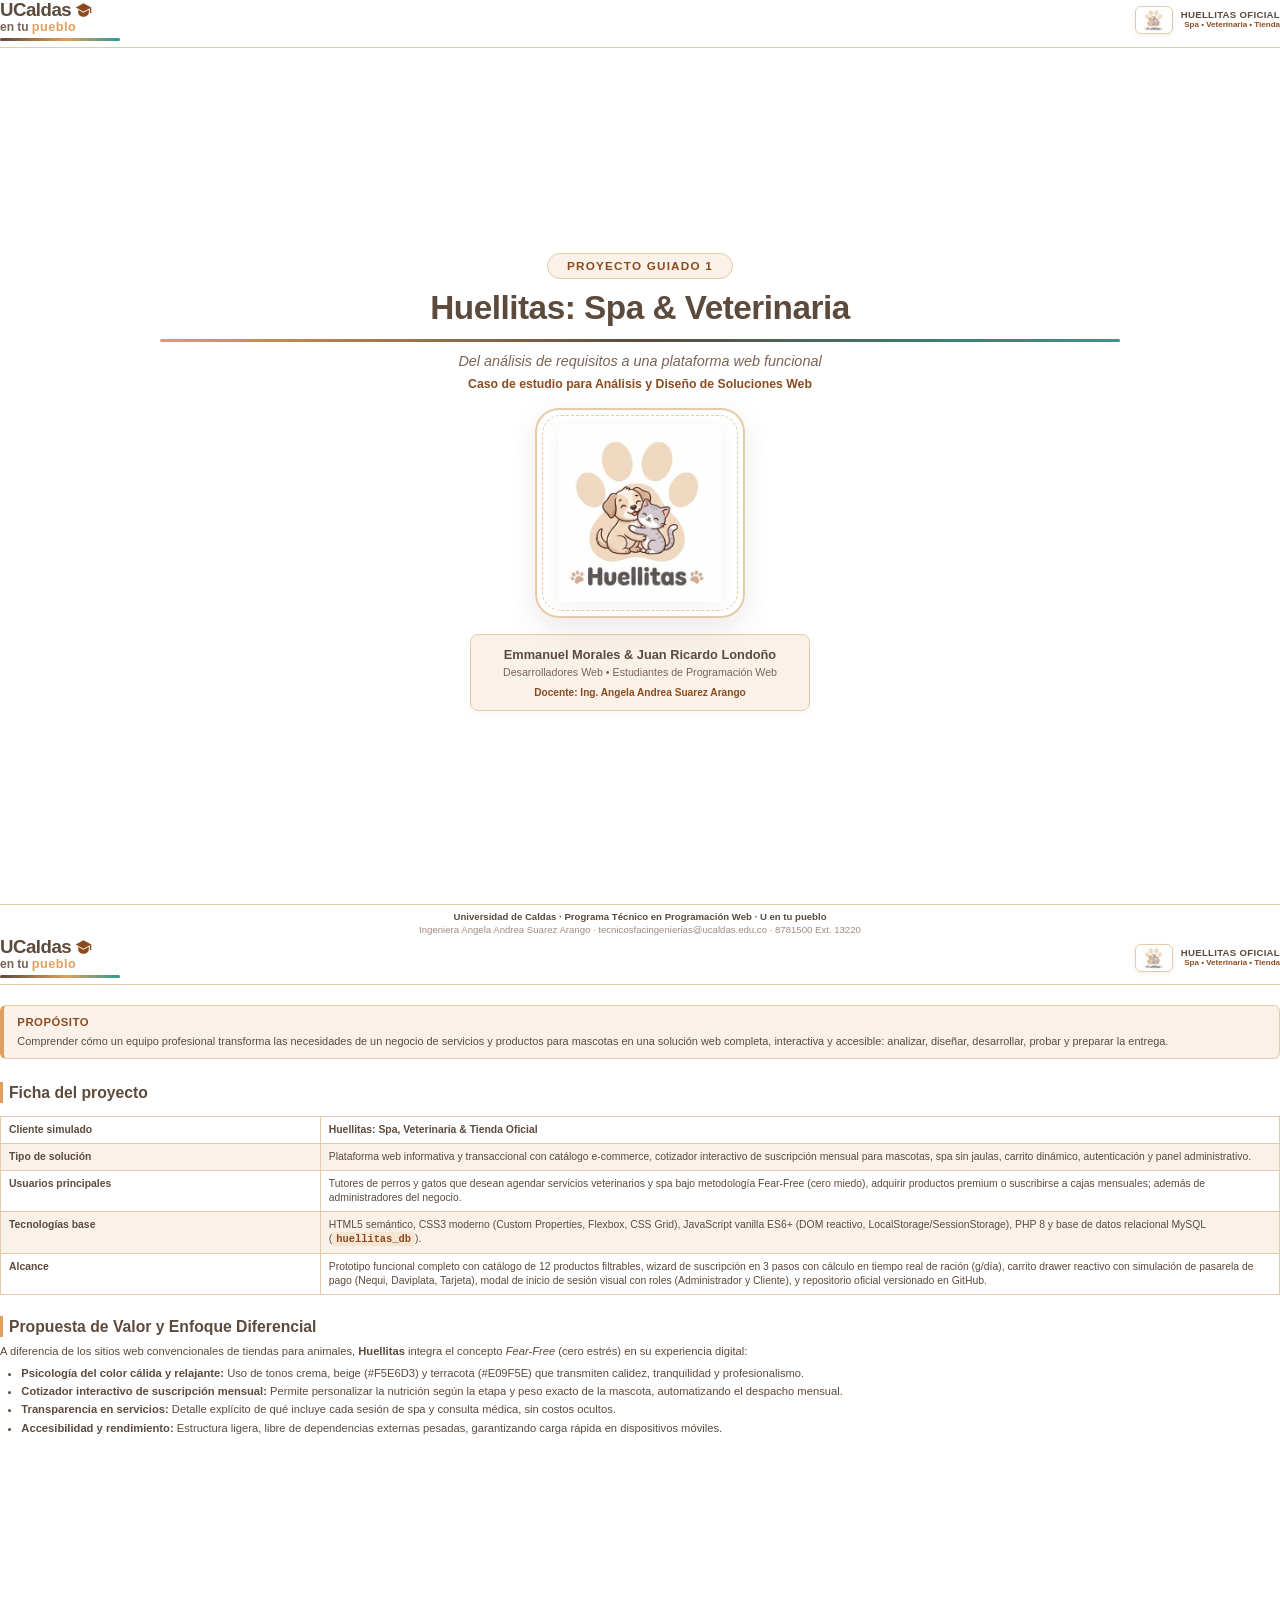
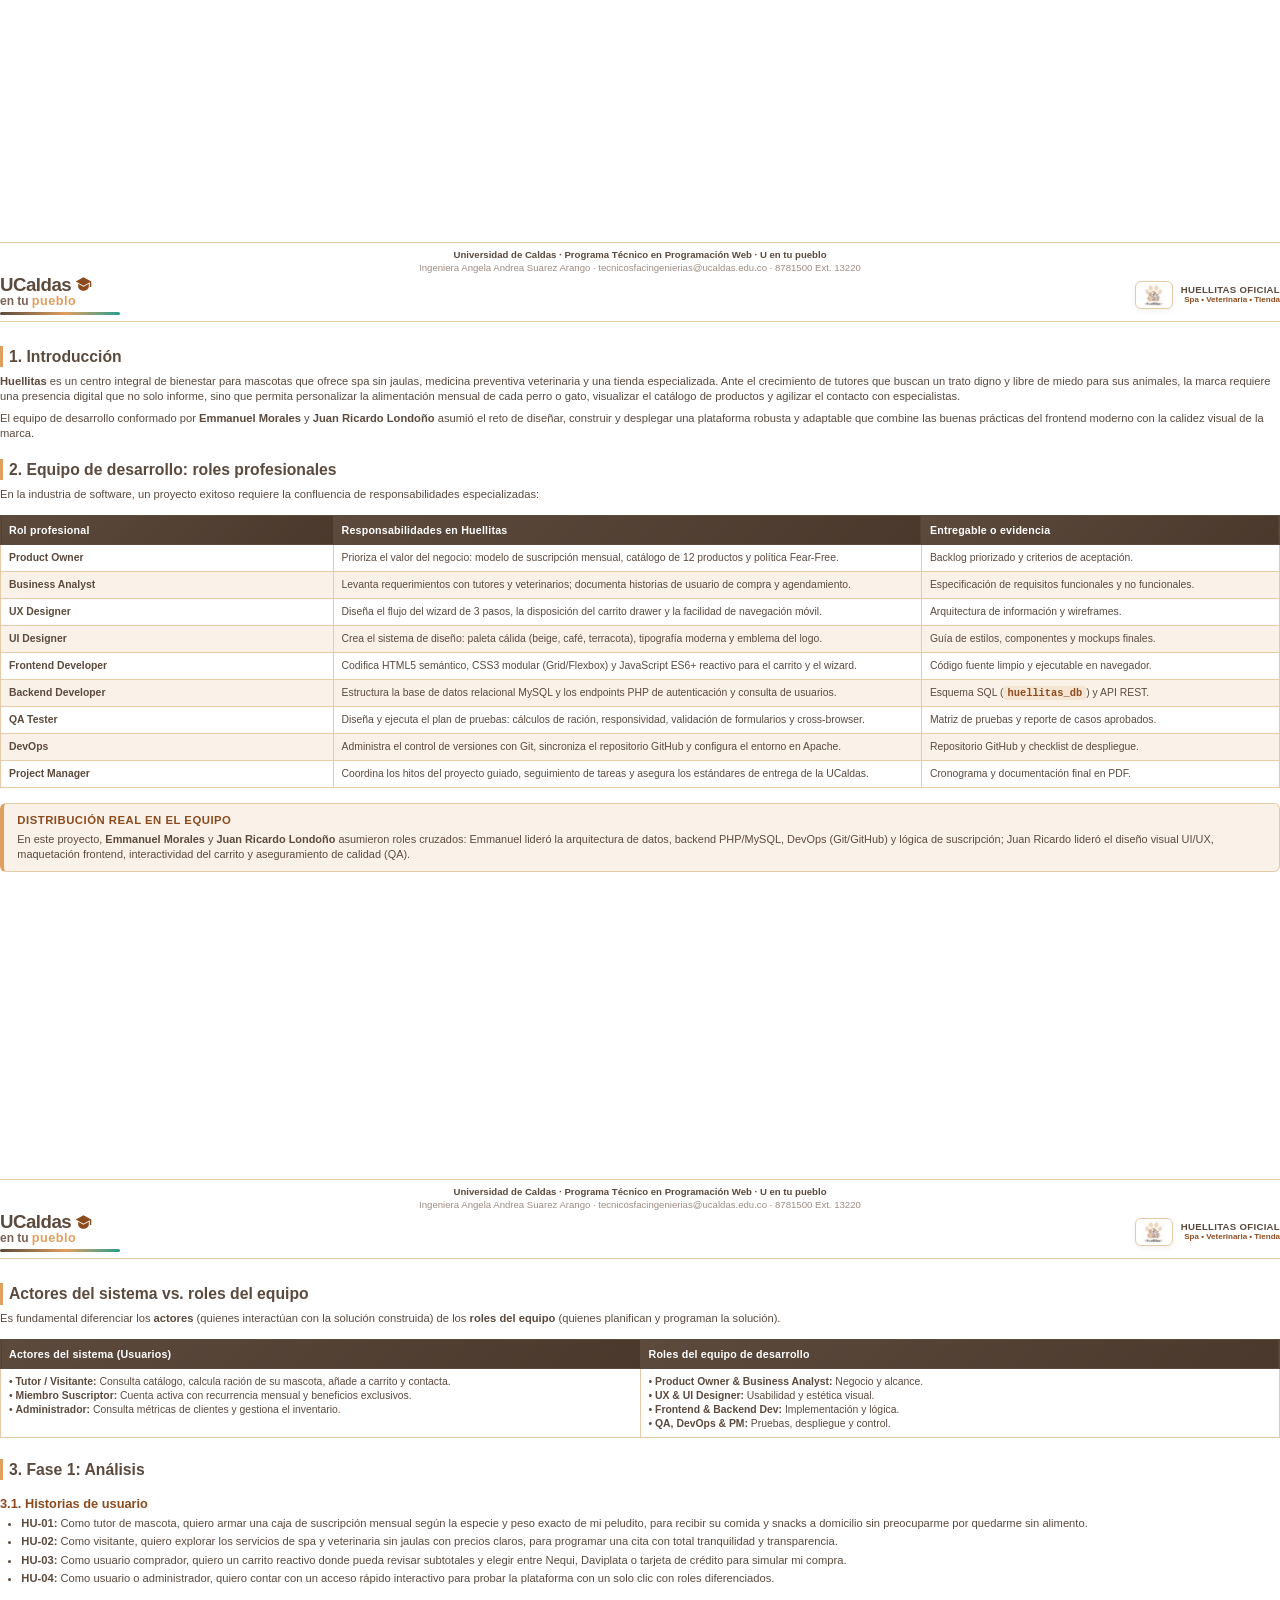
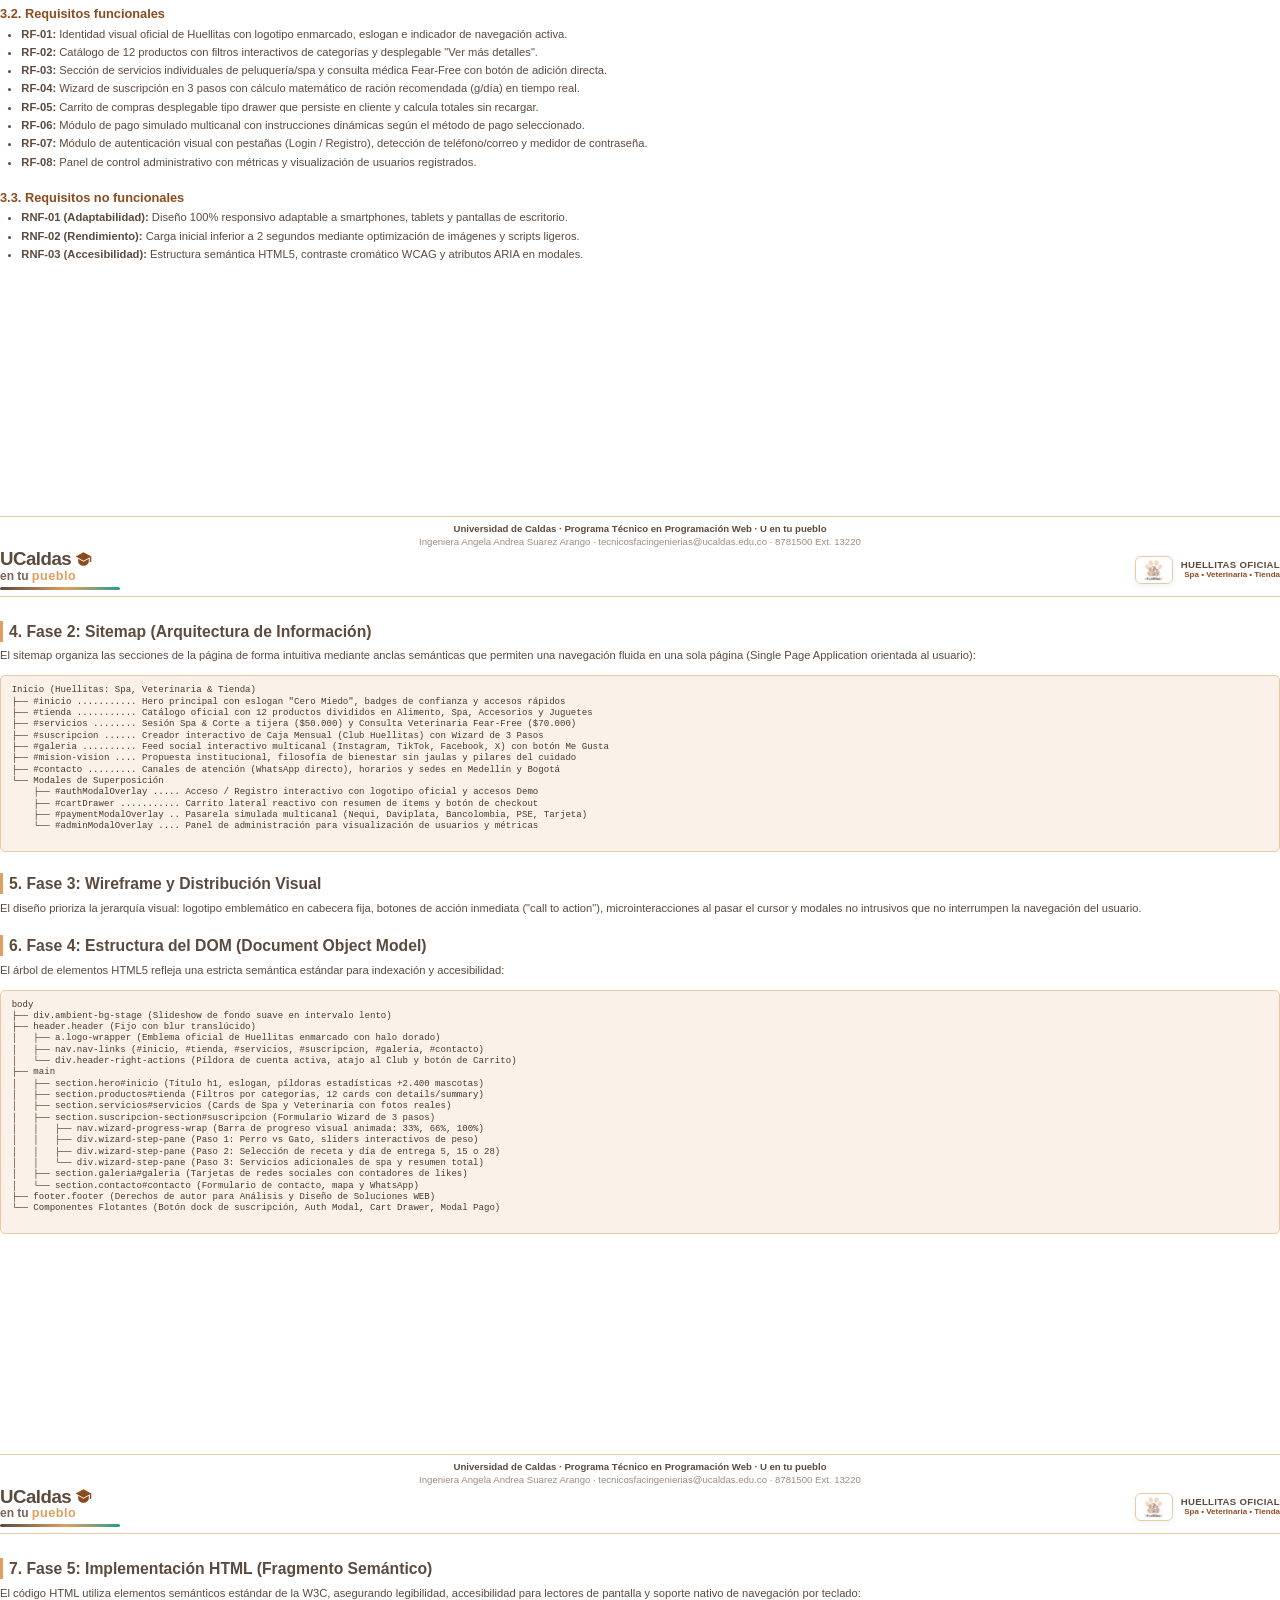
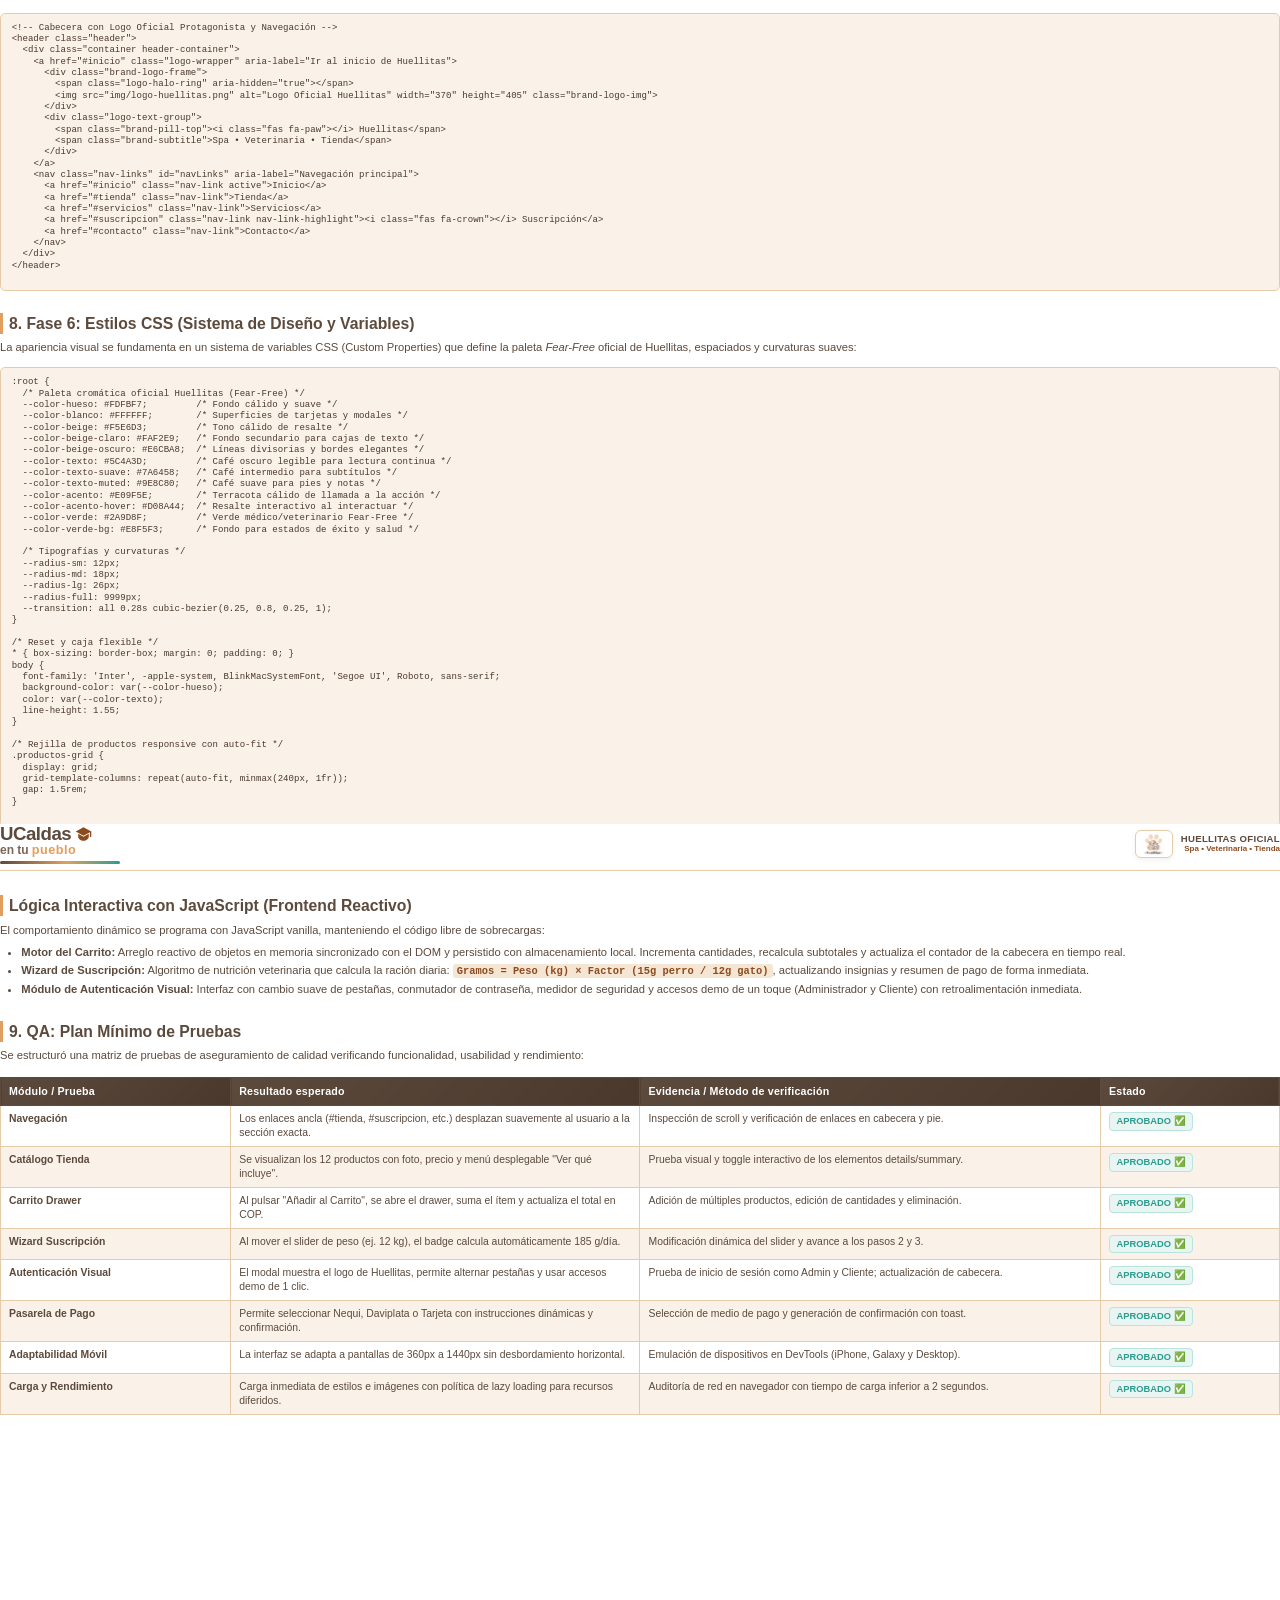
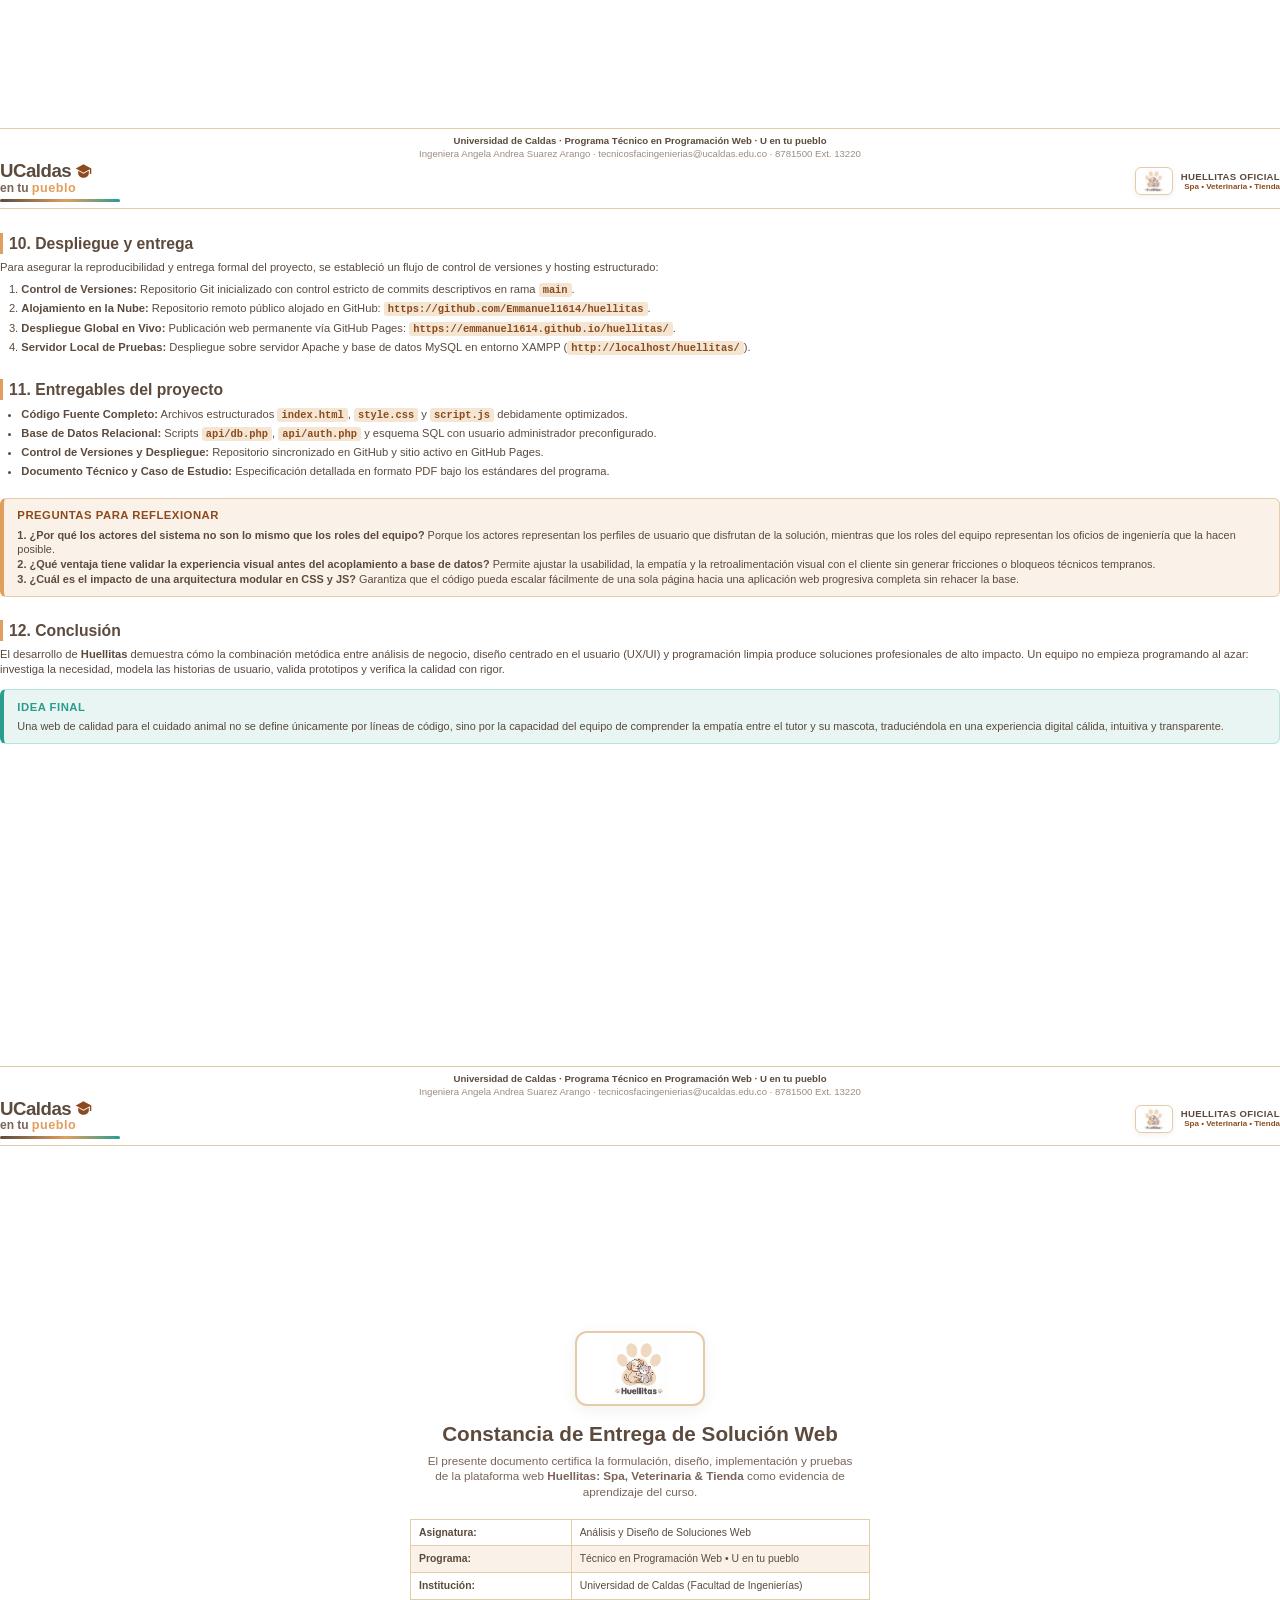
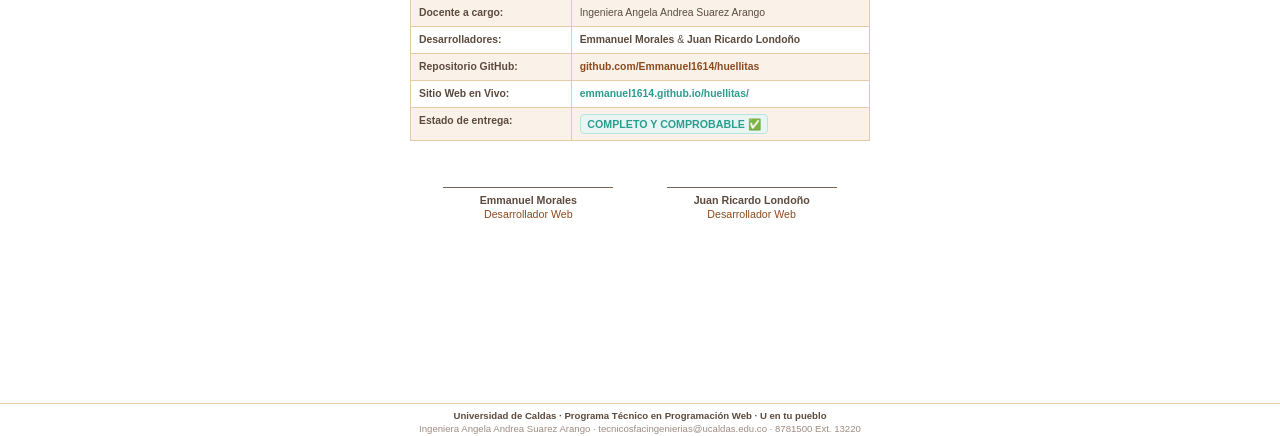
<file: Proyecto_Guiado_Huellitas.html>
<!DOCTYPE html>
<html lang="es">
<head>
  <meta charset="UTF-8">
  <title>Proyecto Guiado - Huellitas | Universidad de Caldas</title>
  <style>
    @page {
      size: letter;
      margin: 12mm 16mm 12mm 16mm;
    }

    * {
      box-sizing: border-box;
      -webkit-print-color-adjust: exact !important;
      print-color-adjust: exact !important;
    }

    body {
      margin: 0;
      padding: 0;
      font-family: 'Segoe UI', -apple-system, BlinkMacSystemFont, Arial, Helvetica, sans-serif;
      color: #5C4A3D;
      background-color: #FFFFFF;
      font-size: 8.4pt;
      line-height: 1.34;
    }

    /* PÁGINAS Y SALTOS */
    .doc-page {
      width: 100%;
      height: 248mm;
      max-height: 248mm;
      position: relative;
      page-break-after: always;
      break-after: page;
      display: flex;
      flex-direction: column;
      justify-content: space-between;
      overflow: hidden;
      background-color: #FFFFFF;
    }

    .doc-page:last-child {
      page-break-after: avoid;
      break-after: avoid;
    }

    /* ENCABEZADO CON IDENTIDAD HUELLITAS & INSTITUCIONAL */
    .inst-header {
      display: flex;
      justify-content: space-between;
      align-items: center;
      padding-bottom: 6px;
      margin-bottom: 12px;
      border-bottom: 1.5px solid #E6CBA8;
    }

    .header-logo-left {
      display: flex;
      flex-direction: column;
      position: relative;
    }

    .logo-ucaldas-text {
      font-size: 14pt;
      font-weight: 900;
      color: #5C4A3D;
      letter-spacing: -0.5px;
      line-height: 1.1;
      display: flex;
      align-items: center;
      gap: 4px;
    }

    .cap-icon {
      display: inline-block;
      width: 17px;
      height: 17px;
      margin-bottom: 2px;
      fill: #8C4B1E;
    }

    .logo-pueblo-row {
      display: flex;
      align-items: baseline;
      gap: 3px;
      font-size: 9.5pt;
      font-weight: 700;
      margin-top: -2px;
    }

    .txt-en-tu {
      color: #7A6458;
      font-weight: 600;
      font-size: 9pt;
    }

    .p-brand {
      color: #E09F5E;
      font-weight: 800;
      letter-spacing: 0.5px;
    }

    .header-swoosh {
      height: 3px;
      width: 120px;
      background: linear-gradient(90deg, #5C4A3D 0%, #E09F5E 55%, #2A9D8F 100%);
      border-radius: 99px;
      margin-top: 2px;
    }

    .header-logo-right {
      display: flex;
      align-items: center;
      gap: 8px;
      text-align: right;
    }

    .header-huellitas-badge {
      width: 38px;
      height: 28px;
      border-radius: 6px;
      border: 1px solid #E6CBA8;
      background: #FFFFFF;
      display: flex;
      align-items: center;
      justify-content: center;
      overflow: hidden;
      padding: 1px;
      box-shadow: 0 2px 5px rgba(92, 74, 61, 0.08);
    }

    .header-huellitas-badge img {
      width: 100%;
      height: 100%;
      object-fit: contain;
    }

    .tejiendo-txt {
      font-size: 7.2pt;
      font-weight: 800;
      color: #5C4A3D;
      line-height: 1.15;
      text-transform: uppercase;
      letter-spacing: 0.3px;
      display: block;
    }

    .tejiendo-sub {
      display: block;
      font-size: 6pt;
      font-weight: 600;
      color: #8C4B1E;
    }

    /* PIE DE PÁGINA */
    .inst-footer {
      border-top: 1px solid #E6CBA8;
      padding-top: 6px;
      margin-top: 8px;
      text-align: center;
      font-size: 7.2pt;
      color: #9E8C80;
      line-height: 1.35;
    }

    .inst-footer strong {
      color: #5C4A3D;
    }

    /* CONTENEDOR CENTRAL DE CADA PÁGINA */
    .page-body {
      flex: 1;
      display: flex;
      flex-direction: column;
    }

    /* TIPOGRAFÍAS Y ELEMENTOS COMUNES */
    h1, h2, h3, h4 {
      margin: 0;
      color: #5C4A3D;
      font-weight: 800;
    }

    h2 {
      font-size: 11.8pt;
      margin-top: 9pt;
      margin-bottom: 5pt;
      color: #5C4A3D;
      display: flex;
      align-items: center;
      gap: 6px;
      border-left: 3.5px solid #E09F5E;
      padding-left: 6px;
    }

    h3 {
      font-size: 9.6pt;
      margin-top: 6pt;
      margin-bottom: 3pt;
      color: #8C4B1E;
    }

    p {
      margin: 0 0 5pt;
      color: #5C4A3D;
    }

    ul, ol {
      margin: 0 0 6pt 16pt;
      padding: 0;
    }

    li {
      margin-bottom: 2.5pt;
      color: #5C4A3D;
    }

    /* TABLAS ESTILO HUELLITAS */
    table.data-table {
      width: 100%;
      border-collapse: collapse;
      margin: 5pt 0 7pt;
      font-size: 7.8pt;
    }

    table.data-table th {
      background: linear-gradient(135deg, #5C4A3D 0%, #4A382C 100%);
      color: #FFFFFF;
      text-align: left;
      padding: 5pt 6pt;
      font-weight: 700;
      font-size: 8pt;
      border: 1px solid #5C4A3D;
      letter-spacing: 0.2px;
    }

    table.data-table td {
      padding: 4.5pt 6pt;
      border: 1px solid #E6CBA8;
      vertical-align: top;
      color: #5C4A3D;
    }

    table.data-table tr:nth-child(even) td {
      background-color: #FAF2E9;
    }

    table.data-table tr:nth-child(odd) td {
      background-color: #FFFFFF;
    }

    /* CAJAS DESTACADAS CON PALETA HUELLITAS */
    .callout-box {
      background-color: #FAF2E9;
      border: 1px solid #E6CBA8;
      border-left: 4px solid #E09F5E;
      border-radius: 6px;
      padding: 7pt 10pt;
      margin: 6pt 0 8pt;
    }

    .callout-box.green {
      background-color: #E8F5F3;
      border-color: #B7E4DC;
      border-left: 4px solid #2A9D8F;
    }

    .callout-title {
      font-size: 8.5pt;
      font-weight: 800;
      text-transform: uppercase;
      letter-spacing: 0.5px;
      color: #8C4B1E;
      margin-bottom: 3pt;
      display: flex;
      align-items: center;
      gap: 5px;
    }

    .callout-box.green .callout-title {
      color: #2A9D8F;
    }

    .callout-desc {
      font-size: 8.2pt;
      color: #5C4A3D;
      margin: 0;
      line-height: 1.35;
    }

    /* CÓDIGO FUENTE */
    pre.code-block {
      background-color: #FAF2E9;
      border: 1px solid #E6CBA8;
      border-radius: 5px;
      padding: 6pt 8pt;
      margin: 4pt 0 7pt;
      font-family: Consolas, 'Courier New', monospace;
      font-size: 6.8pt;
      line-height: 1.25;
      color: #4A382C;
      overflow: hidden;
      white-space: pre-wrap;
    }

    code {
      font-family: Consolas, monospace;
      background: #F5E6D3;
      padding: 1px 4px;
      border-radius: 3px;
      font-size: 7.8pt;
      color: #8C4B1E;
      font-weight: 600;
    }

    /* BADGES Y CHIPS */
    .badge-approved {
      display: inline-block;
      background: #E8F5F3;
      color: #2A9D8F;
      border: 1px solid #B7E4DC;
      font-weight: 800;
      padding: 1.5pt 5pt;
      border-radius: 4px;
      font-size: 7pt;
    }

    .badge-role {
      display: inline-block;
      background: #FAF2E9;
      color: #8C4B1E;
      border: 1px solid #E6CBA8;
      font-weight: 700;
      padding: 1pt 4pt;
      border-radius: 4px;
      font-size: 6.8pt;
    }

    /* PORTADA ESPECÍFICA HUELLITAS */
    .cover-body {
      text-align: center;
      padding: 6pt 0 0;
      display: flex;
      flex-direction: column;
      align-items: center;
      justify-content: center;
      flex: 1;
    }

    .cover-tag {
      font-size: 8.8pt;
      font-weight: 800;
      background: #FAF2E9;
      color: #8C4B1E;
      border: 1px solid #E6CBA8;
      padding: 3pt 14pt;
      border-radius: 99px;
      text-transform: uppercase;
      letter-spacing: 1.2px;
      margin-bottom: 8pt;
      display: inline-block;
    }

    .cover-title {
      font-size: 25pt;
      font-weight: 900;
      color: #5C4A3D;
      line-height: 1.12;
      margin-bottom: 5pt;
      letter-spacing: -0.5px;
    }

    .cover-rule {
      width: 75%;
      height: 3px;
      background: linear-gradient(90deg, #E09F5E 0%, #5C4A3D 50%, #2A9D8F 100%);
      margin: 4pt auto 8pt;
      border-radius: 99px;
    }

    .cover-sub {
      font-size: 10.8pt;
      font-style: italic;
      color: #7A6458;
      margin-bottom: 3pt;
    }

    .cover-context {
      font-size: 9.2pt;
      font-weight: 700;
      color: #8C4B1E;
      margin-bottom: 12pt;
    }

    .cover-brand-wrap {
      width: 210px;
      height: 210px;
      margin: 0 auto 12pt;
      border-radius: 24px;
      overflow: hidden;
      box-shadow: 0 10px 28px rgba(92, 74, 61, 0.12);
      border: 2px solid #E6CBA8;
      background: #FFFFFF;
      display: flex;
      align-items: center;
      justify-content: center;
      padding: 14px;
      position: relative;
    }

    .cover-brand-wrap::before {
      content: "";
      position: absolute;
      inset: 5px;
      border: 1px dashed #E6CBA8;
      border-radius: 19px;
      pointer-events: none;
    }

    .cover-brand-wrap img {
      width: 100%;
      height: 100%;
      object-fit: contain;
      display: block;
      filter: drop-shadow(0 4px 10px rgba(92, 74, 61, 0.08));
    }

    .cover-authors-card {
      background: #FAF2E9;
      border: 1px solid #E6CBA8;
      border-radius: 8px;
      padding: 8pt 24pt;
      margin: 0 auto;
      max-width: 420px;
      text-align: center;
      box-shadow: 0 2px 8px rgba(92, 74, 61, 0.05);
    }

    .cover-authors-card strong {
      display: block;
      font-size: 9.6pt;
      color: #5C4A3D;
      margin-bottom: 2pt;
    }

    .cover-authors-card span {
      font-size: 8pt;
      color: #7A6458;
    }
  </style>
</head>
<body>

  <!-- =========================================================================
       PÁGINA 1: PORTADA
       ========================================================================= -->
  <div class="doc-page">
    <div class="inst-header">
      <div class="header-logo-left">
        <div class="logo-ucaldas-text">
          <span>UCaldas</span>
          <svg class="cap-icon" viewBox="0 0 24 24">
            <path d="M12 3L1 9l11 6 9-4.91V17h2V9L12 3zm0 13.5L4.5 12.4v3.85c0 3.31 3.36 6 7.5 6s7.5-2.69 7.5-6v-3.85L12 16.5z"/>
          </svg>
        </div>
        <div class="logo-pueblo-row">
          <span class="txt-en-tu">en tu</span>
          <span class="p-brand">pueblo</span>
        </div>
        <div class="header-swoosh"></div>
      </div>
      <div class="header-logo-right">
        <div class="header-huellitas-badge">
          <img src="img/logo-huellitas.png" alt="Logo Huellitas">
        </div>
        <div>
          <span class="tejiendo-txt">Huellitas Oficial</span>
          <span class="tejiendo-sub">Spa &bull; Veterinaria &bull; Tienda</span>
        </div>
      </div>
    </div>

    <div class="page-body cover-body">
      <div class="cover-tag">PROYECTO GUIADO 1</div>
      <div class="cover-title">Huellitas: Spa &amp; Veterinaria</div>
      <div class="cover-rule"></div>
      <div class="cover-sub">Del análisis de requisitos a una plataforma web funcional</div>
      <div class="cover-context">Caso de estudio para Análisis y Diseño de Soluciones Web</div>

      <div class="cover-brand-wrap">
        <img src="img/logo-huellitas.png" alt="Logo Oficial Huellitas">
      </div>

      <div class="cover-authors-card">
        <strong>Emmanuel Morales &amp; Juan Ricardo Londoño</strong>
        <span>Desarrolladores Web &bull; Estudiantes de Programación Web</span>
        <div style="margin-top: 4pt; font-size: 7.6pt; color: #8C4B1E; font-weight: 700;">
          Docente: Ing. Angela Andrea Suarez Arango
        </div>
      </div>
    </div>

    <div class="inst-footer">
      <strong>Universidad de Caldas · Programa Técnico en Programación Web · U en tu pueblo</strong><br>
      Ingeniera Angela Andrea Suarez Arango · tecnicosfacingenierias@ucaldas.edu.co · 8781500 Ext. 13220
    </div>
  </div>

  <!-- =========================================================================
       PÁGINA 2: PROPÓSITO Y FICHA DEL PROYECTO
       ========================================================================= -->
  <div class="doc-page">
    <div class="inst-header">
      <div class="header-logo-left">
        <div class="logo-ucaldas-text">
          <span>UCaldas</span>
          <svg class="cap-icon" viewBox="0 0 24 24"><path d="M12 3L1 9l11 6 9-4.91V17h2V9L12 3zm0 13.5L4.5 12.4v3.85c0 3.31 3.36 6 7.5 6s7.5-2.69 7.5-6v-3.85L12 16.5z"/></svg>
        </div>
        <div class="logo-pueblo-row"><span class="txt-en-tu">en tu</span><span class="p-brand">pueblo</span></div>
        <div class="header-swoosh"></div>
      </div>
      <div class="header-logo-right">
        <div class="header-huellitas-badge">
          <img src="img/logo-huellitas.png" alt="Logo Huellitas">
        </div>
        <div><span class="tejiendo-txt">Huellitas Oficial</span><span class="tejiendo-sub">Spa &bull; Veterinaria &bull; Tienda</span></div>
      </div>
    </div>

    <div class="page-body">
      <div class="callout-box">
        <div class="callout-title">PROPÓSITO</div>
        <p class="callout-desc">
          Comprender cómo un equipo profesional transforma las necesidades de un negocio de servicios y productos para mascotas en una solución web completa, interactiva y accesible: analizar, diseñar, desarrollar, probar y preparar la entrega.
        </p>
      </div>

      <h2>Ficha del proyecto</h2>

      <table class="data-table">
        <tbody>
          <tr>
            <td style="width: 25%; font-weight: 700;">Cliente simulado</td>
            <td><strong>Huellitas: Spa, Veterinaria &amp; Tienda Oficial</strong></td>
          </tr>
          <tr>
            <td style="font-weight: 700;">Tipo de solución</td>
            <td>Plataforma web informativa y transaccional con catálogo e-commerce, cotizador interactivo de suscripción mensual para mascotas, spa sin jaulas, carrito dinámico, autenticación y panel administrativo.</td>
          </tr>
          <tr>
            <td style="font-weight: 700;">Usuarios principales</td>
            <td>Tutores de perros y gatos que desean agendar servicios veterinarios y spa bajo metodología Fear-Free (cero miedo), adquirir productos premium o suscribirse a cajas mensuales; además de administradores del negocio.</td>
          </tr>
          <tr>
            <td style="font-weight: 700;">Tecnologías base</td>
            <td>HTML5 semántico, CSS3 moderno (Custom Properties, Flexbox, CSS Grid), JavaScript vanilla ES6+ (DOM reactivo, LocalStorage/SessionStorage), PHP 8 y base de datos relacional MySQL (<code>huellitas_db</code>).</td>
          </tr>
          <tr>
            <td style="font-weight: 700;">Alcance</td>
            <td>Prototipo funcional completo con catálogo de 12 productos filtrables, wizard de suscripción en 3 pasos con cálculo en tiempo real de ración (g/día), carrito drawer reactivo con simulación de pasarela de pago (Nequi, Daviplata, Tarjeta), modal de inicio de sesión visual con roles (Administrador y Cliente), y repositorio oficial versionado en GitHub.</td>
          </tr>
        </tbody>
      </table>

      <h2>Propuesta de Valor y Enfoque Diferencial</h2>
      <p>
        A diferencia de los sitios web convencionales de tiendas para animales, <strong>Huellitas</strong> integra el concepto <em>Fear-Free</em> (cero estrés) en su experiencia digital:
      </p>
      <ul>
        <li><strong>Psicología del color cálida y relajante:</strong> Uso de tonos crema, beige (#F5E6D3) y terracota (#E09F5E) que transmiten calidez, tranquilidad y profesionalismo.</li>
        <li><strong>Cotizador interactivo de suscripción mensual:</strong> Permite personalizar la nutrición según la etapa y peso exacto de la mascota, automatizando el despacho mensual.</li>
        <li><strong>Transparencia en servicios:</strong> Detalle explícito de qué incluye cada sesión de spa y consulta médica, sin costos ocultos.</li>
        <li><strong>Accesibilidad y rendimiento:</strong> Estructura ligera, libre de dependencias externas pesadas, garantizando carga rápida en dispositivos móviles.</li>
      </ul>
    </div>

    <div class="inst-footer">
      <strong>Universidad de Caldas · Programa Técnico en Programación Web · U en tu pueblo</strong><br>
      Ingeniera Angela Andrea Suarez Arango · tecnicosfacingenierias@ucaldas.edu.co · 8781500 Ext. 13220
    </div>
  </div>

  <!-- =========================================================================
       PÁGINA 3: INTRODUCCIÓN Y ROLES PROFESIONALES DEL EQUIPO
       ========================================================================= -->
  <div class="doc-page">
    <div class="inst-header">
      <div class="header-logo-left">
        <div class="logo-ucaldas-text">
          <span>UCaldas</span>
          <svg class="cap-icon" viewBox="0 0 24 24"><path d="M12 3L1 9l11 6 9-4.91V17h2V9L12 3zm0 13.5L4.5 12.4v3.85c0 3.31 3.36 6 7.5 6s7.5-2.69 7.5-6v-3.85L12 16.5z"/></svg>
        </div>
        <div class="logo-pueblo-row"><span class="txt-en-tu">en tu</span><span class="p-brand">pueblo</span></div>
        <div class="header-swoosh"></div>
      </div>
      <div class="header-logo-right">
        <div class="header-huellitas-badge">
          <img src="img/logo-huellitas.png" alt="Logo Huellitas">
        </div>
        <div><span class="tejiendo-txt">Huellitas Oficial</span><span class="tejiendo-sub">Spa &bull; Veterinaria &bull; Tienda</span></div>
      </div>
    </div>

    <div class="page-body">
      <h2>1. Introducción</h2>
      <p>
        <strong>Huellitas</strong> es un centro integral de bienestar para mascotas que ofrece spa sin jaulas, medicina preventiva veterinaria y una tienda especializada. Ante el crecimiento de tutores que buscan un trato digno y libre de miedo para sus animales, la marca requiere una presencia digital que no solo informe, sino que permita personalizar la alimentación mensual de cada perro o gato, visualizar el catálogo de productos y agilizar el contacto con especialistas.
      </p>
      <p>
        El equipo de desarrollo conformado por <strong>Emmanuel Morales</strong> y <strong>Juan Ricardo Londoño</strong> asumió el reto de diseñar, construir y desplegar una plataforma robusta y adaptable que combine las buenas prácticas del frontend moderno con la calidez visual de la marca.
      </p>

      <h2>2. Equipo de desarrollo: roles profesionales</h2>
      <p>
        En la industria de software, un proyecto exitoso requiere la confluencia de responsabilidades especializadas:
      </p>

      <table class="data-table">
        <thead>
          <tr>
            <th style="width: 26%;">Rol profesional</th>
            <th>Responsabilidades en Huellitas</th>
            <th style="width: 28%;">Entregable o evidencia</th>
          </tr>
        </thead>
        <tbody>
          <tr>
            <td><strong>Product Owner</strong></td>
            <td>Prioriza el valor del negocio: modelo de suscripción mensual, catálogo de 12 productos y política Fear-Free.</td>
            <td>Backlog priorizado y criterios de aceptación.</td>
          </tr>
          <tr>
            <td><strong>Business Analyst</strong></td>
            <td>Levanta requerimientos con tutores y veterinarios; documenta historias de usuario de compra y agendamiento.</td>
            <td>Especificación de requisitos funcionales y no funcionales.</td>
          </tr>
          <tr>
            <td><strong>UX Designer</strong></td>
            <td>Diseña el flujo del wizard de 3 pasos, la disposición del carrito drawer y la facilidad de navegación móvil.</td>
            <td>Arquitectura de información y wireframes.</td>
          </tr>
          <tr>
            <td><strong>UI Designer</strong></td>
            <td>Crea el sistema de diseño: paleta cálida (beige, café, terracota), tipografía moderna y emblema del logo.</td>
            <td>Guía de estilos, componentes y mockups finales.</td>
          </tr>
          <tr>
            <td><strong>Frontend Developer</strong></td>
            <td>Codifica HTML5 semántico, CSS3 modular (Grid/Flexbox) y JavaScript ES6+ reactivo para el carrito y el wizard.</td>
            <td>Código fuente limpio y ejecutable en navegador.</td>
          </tr>
          <tr>
            <td><strong>Backend Developer</strong></td>
            <td>Estructura la base de datos relacional MySQL y los endpoints PHP de autenticación y consulta de usuarios.</td>
            <td>Esquema SQL (<code>huellitas_db</code>) y API REST.</td>
          </tr>
          <tr>
            <td><strong>QA Tester</strong></td>
            <td>Diseña y ejecuta el plan de pruebas: cálculos de ración, responsividad, validación de formularios y cross-browser.</td>
            <td>Matriz de pruebas y reporte de casos aprobados.</td>
          </tr>
          <tr>
            <td><strong>DevOps</strong></td>
            <td>Administra el control de versiones con Git, sincroniza el repositorio GitHub y configura el entorno en Apache.</td>
            <td>Repositorio GitHub y checklist de despliegue.</td>
          </tr>
          <tr>
            <td><strong>Project Manager</strong></td>
            <td>Coordina los hitos del proyecto guiado, seguimiento de tareas y asegura los estándares de entrega de la UCaldas.</td>
            <td>Cronograma y documentación final en PDF.</td>
          </tr>
        </tbody>
      </table>

      <div class="callout-box" style="margin-top: 4pt;">
        <div class="callout-title">DISTRIBUCIÓN REAL EN EL EQUIPO</div>
        <p class="callout-desc">
          En este proyecto, <strong>Emmanuel Morales</strong> y <strong>Juan Ricardo Londoño</strong> asumieron roles cruzados: Emmanuel lideró la arquitectura de datos, backend PHP/MySQL, DevOps (Git/GitHub) y lógica de suscripción; Juan Ricardo lideró el diseño visual UI/UX, maquetación frontend, interactividad del carrito y aseguramiento de calidad (QA).
        </p>
      </div>
    </div>

    <div class="inst-footer">
      <strong>Universidad de Caldas · Programa Técnico en Programación Web · U en tu pueblo</strong><br>
      Ingeniera Angela Andrea Suarez Arango · tecnicosfacingenierias@ucaldas.edu.co · 8781500 Ext. 13220
    </div>
  </div>

  <!-- =========================================================================
       PÁGINA 4: ACTORES VS ROLES & FASE 1: ANÁLISIS
       ========================================================================= -->
  <div class="doc-page">
    <div class="inst-header">
      <div class="header-logo-left">
        <div class="logo-ucaldas-text">
          <span>UCaldas</span>
          <svg class="cap-icon" viewBox="0 0 24 24"><path d="M12 3L1 9l11 6 9-4.91V17h2V9L12 3zm0 13.5L4.5 12.4v3.85c0 3.31 3.36 6 7.5 6s7.5-2.69 7.5-6v-3.85L12 16.5z"/></svg>
        </div>
        <div class="logo-pueblo-row"><span class="txt-en-tu">en tu</span><span class="p-brand">pueblo</span></div>
        <div class="header-swoosh"></div>
      </div>
      <div class="header-logo-right">
        <div class="header-huellitas-badge">
          <img src="img/logo-huellitas.png" alt="Logo Huellitas">
        </div>
        <div><span class="tejiendo-txt">Huellitas Oficial</span><span class="tejiendo-sub">Spa &bull; Veterinaria &bull; Tienda</span></div>
      </div>
    </div>

    <div class="page-body">
      <h2>Actores del sistema vs. roles del equipo</h2>
      <p>
        Es fundamental diferenciar los <strong>actores</strong> (quienes interactúan con la solución construida) de los <strong>roles del equipo</strong> (quienes planifican y programan la solución).
      </p>

      <table class="data-table">
        <thead>
          <tr>
            <th style="width: 50%;">Actores del sistema (Usuarios)</th>
            <th style="width: 50%;">Roles del equipo de desarrollo</th>
          </tr>
        </thead>
        <tbody>
          <tr>
            <td>
              &bull; <strong>Tutor / Visitante:</strong> Consulta catálogo, calcula ración de su mascota, añade a carrito y contacta.<br>
              &bull; <strong>Miembro Suscriptor:</strong> Cuenta activa con recurrencia mensual y beneficios exclusivos.<br>
              &bull; <strong>Administrador:</strong> Consulta métricas de clientes y gestiona el inventario.
            </td>
            <td>
              &bull; <strong>Product Owner &amp; Business Analyst:</strong> Negocio y alcance.<br>
              &bull; <strong>UX &amp; UI Designer:</strong> Usabilidad y estética visual.<br>
              &bull; <strong>Frontend &amp; Backend Dev:</strong> Implementación y lógica.<br>
              &bull; <strong>QA, DevOps &amp; PM:</strong> Pruebas, despliegue y control.
            </td>
          </tr>
        </tbody>
      </table>

      <h2>3. Fase 1: Análisis</h2>

      <h3>3.1. Historias de usuario</h3>
      <ul>
        <li><strong>HU-01:</strong> Como tutor de mascota, quiero armar una caja de suscripción mensual según la especie y peso exacto de mi peludito, para recibir su comida y snacks a domicilio sin preocuparme por quedarme sin alimento.</li>
        <li><strong>HU-02:</strong> Como visitante, quiero explorar los servicios de spa y veterinaria sin jaulas con precios claros, para programar una cita con total tranquilidad y transparencia.</li>
        <li><strong>HU-03:</strong> Como usuario comprador, quiero un carrito reactivo donde pueda revisar subtotales y elegir entre Nequi, Daviplata o tarjeta de crédito para simular mi compra.</li>
        <li><strong>HU-04:</strong> Como usuario o administrador, quiero contar con un acceso rápido interactivo para probar la plataforma con un solo clic con roles diferenciados.</li>
      </ul>

      <h3>3.2. Requisitos funcionales</h3>
      <ul>
        <li><strong>RF-01:</strong> Identidad visual oficial de Huellitas con logotipo enmarcado, eslogan e indicador de navegación activa.</li>
        <li><strong>RF-02:</strong> Catálogo de 12 productos con filtros interactivos de categorías y desplegable "Ver más detalles".</li>
        <li><strong>RF-03:</strong> Sección de servicios individuales de peluquería/spa y consulta médica Fear-Free con botón de adición directa.</li>
        <li><strong>RF-04:</strong> Wizard de suscripción en 3 pasos con cálculo matemático de ración recomendada (g/día) en tiempo real.</li>
        <li><strong>RF-05:</strong> Carrito de compras desplegable tipo drawer que persiste en cliente y calcula totales sin recargar.</li>
        <li><strong>RF-06:</strong> Módulo de pago simulado multicanal con instrucciones dinámicas según el método de pago seleccionado.</li>
        <li><strong>RF-07:</strong> Módulo de autenticación visual con pestañas (Login / Registro), detección de teléfono/correo y medidor de contraseña.</li>
        <li><strong>RF-08:</strong> Panel de control administrativo con métricas y visualización de usuarios registrados.</li>
      </ul>

      <h3>3.3. Requisitos no funcionales</h3>
      <ul>
        <li><strong>RNF-01 (Adaptabilidad):</strong> Diseño 100% responsivo adaptable a smartphones, tablets y pantallas de escritorio.</li>
        <li><strong>RNF-02 (Rendimiento):</strong> Carga inicial inferior a 2 segundos mediante optimización de imágenes y scripts ligeros.</li>
        <li><strong>RNF-03 (Accesibilidad):</strong> Estructura semántica HTML5, contraste cromático WCAG y atributos ARIA en modales.</li>
      </ul>
    </div>

    <div class="inst-footer">
      <strong>Universidad de Caldas · Programa Técnico en Programación Web · U en tu pueblo</strong><br>
      Ingeniera Angela Andrea Suarez Arango · tecnicosfacingenierias@ucaldas.edu.co · 8781500 Ext. 13220
    </div>
  </div>

  <!-- =========================================================================
       PÁGINA 5: SITEMAP, WIREFRAME Y ESTRUCTURA DEL DOM
       ========================================================================= -->
  <div class="doc-page">
    <div class="inst-header">
      <div class="header-logo-left">
        <div class="logo-ucaldas-text">
          <span>UCaldas</span>
          <svg class="cap-icon" viewBox="0 0 24 24"><path d="M12 3L1 9l11 6 9-4.91V17h2V9L12 3zm0 13.5L4.5 12.4v3.85c0 3.31 3.36 6 7.5 6s7.5-2.69 7.5-6v-3.85L12 16.5z"/></svg>
        </div>
        <div class="logo-pueblo-row"><span class="txt-en-tu">en tu</span><span class="p-brand">pueblo</span></div>
        <div class="header-swoosh"></div>
      </div>
      <div class="header-logo-right">
        <div class="header-huellitas-badge">
          <img src="img/logo-huellitas.png" alt="Logo Huellitas">
        </div>
        <div><span class="tejiendo-txt">Huellitas Oficial</span><span class="tejiendo-sub">Spa &bull; Veterinaria &bull; Tienda</span></div>
      </div>
    </div>

    <div class="page-body">
      <h2>4. Fase 2: Sitemap (Arquitectura de Información)</h2>
      <p>
        El sitemap organiza las secciones de la página de forma intuitiva mediante anclas semánticas que permiten una navegación fluida en una sola página (Single Page Application orientada al usuario):
      </p>

      <pre class="code-block">
Inicio (Huellitas: Spa, Veterinaria &amp; Tienda)
├── #inicio ........... Hero principal con eslogan "Cero Miedo", badges de confianza y accesos rápidos
├── #tienda ........... Catálogo oficial con 12 productos divididos en Alimento, Spa, Accesorios y Juguetes
├── #servicios ........ Sesión Spa &amp; Corte a tijera ($50.000) y Consulta Veterinaria Fear-Free ($70.000)
├── #suscripcion ...... Creador interactivo de Caja Mensual (Club Huellitas) con Wizard de 3 Pasos
├── #galeria .......... Feed social interactivo multicanal (Instagram, TikTok, Facebook, X) con botón Me Gusta
├── #mision-vision .... Propuesta institucional, filosofía de bienestar sin jaulas y pilares del cuidado
├── #contacto ......... Canales de atención (WhatsApp directo), horarios y sedes en Medellín y Bogotá
└── Modales de Superposición
    ├── #authModalOverlay ..... Acceso / Registro interactivo con logotipo oficial y accesos Demo
    ├── #cartDrawer ........... Carrito lateral reactivo con resumen de ítems y botón de checkout
    ├── #paymentModalOverlay .. Pasarela simulada multicanal (Nequi, Daviplata, Bancolombia, PSE, Tarjeta)
    └── #adminModalOverlay .... Panel de administración para visualización de usuarios y métricas
      </pre>

      <h2>5. Fase 3: Wireframe y Distribución Visual</h2>
      <p>
        El diseño prioriza la jerarquía visual: logotipo emblemático en cabecera fija, botones de acción inmediata ("call to action"), microinteracciones al pasar el cursor y modales no intrusivos que no interrumpen la navegación del usuario.
      </p>

      <h2>6. Fase 4: Estructura del DOM (Document Object Model)</h2>
      <p>
        El árbol de elementos HTML5 refleja una estricta semántica estándar para indexación y accesibilidad:
      </p>

      <pre class="code-block">
body
├── div.ambient-bg-stage (Slideshow de fondo suave en intervalo lento)
├── header.header (Fijo con blur translúcido)
│   ├── a.logo-wrapper (Emblema oficial de Huellitas enmarcado con halo dorado)
│   ├── nav.nav-links (#inicio, #tienda, #servicios, #suscripcion, #galeria, #contacto)
│   └── div.header-right-actions (Píldora de cuenta activa, atajo al Club y botón de Carrito)
├── main
│   ├── section.hero#inicio (Título h1, eslogan, píldoras estadísticas +2.400 mascotas)
│   ├── section.productos#tienda (Filtros por categorías, 12 cards con details/summary)
│   ├── section.servicios#servicios (Cards de Spa y Veterinaria con fotos reales)
│   ├── section.suscripcion-section#suscripcion (Formulario Wizard de 3 pasos)
│   │   ├── nav.wizard-progress-wrap (Barra de progreso visual animada: 33%, 66%, 100%)
│   │   ├── div.wizard-step-pane (Paso 1: Perro vs Gato, sliders interactivos de peso)
│   │   ├── div.wizard-step-pane (Paso 2: Selección de receta y día de entrega 5, 15 o 28)
│   │   └── div.wizard-step-pane (Paso 3: Servicios adicionales de spa y resumen total)
│   ├── section.galeria#galeria (Tarjetas de redes sociales con contadores de likes)
│   └── section.contacto#contacto (Formulario de contacto, mapa y WhatsApp)
├── footer.footer (Derechos de autor para Análisis y Diseño de Soluciones WEB)
└── Componentes Flotantes (Botón dock de suscripción, Auth Modal, Cart Drawer, Modal Pago)
      </pre>
    </div>

    <div class="inst-footer">
      <strong>Universidad de Caldas · Programa Técnico en Programación Web · U en tu pueblo</strong><br>
      Ingeniera Angela Andrea Suarez Arango · tecnicosfacingenierias@ucaldas.edu.co · 8781500 Ext. 13220
    </div>
  </div>

  <!-- =========================================================================
       PÁGINA 6: IMPLEMENTACIÓN HTML Y ESTILOS CSS
       ========================================================================= -->
  <div class="doc-page">
    <div class="inst-header">
      <div class="header-logo-left">
        <div class="logo-ucaldas-text">
          <span>UCaldas</span>
          <svg class="cap-icon" viewBox="0 0 24 24"><path d="M12 3L1 9l11 6 9-4.91V17h2V9L12 3zm0 13.5L4.5 12.4v3.85c0 3.31 3.36 6 7.5 6s7.5-2.69 7.5-6v-3.85L12 16.5z"/></svg>
        </div>
        <div class="logo-pueblo-row"><span class="txt-en-tu">en tu</span><span class="p-brand">pueblo</span></div>
        <div class="header-swoosh"></div>
      </div>
      <div class="header-logo-right">
        <div class="header-huellitas-badge">
          <img src="img/logo-huellitas.png" alt="Logo Huellitas">
        </div>
        <div><span class="tejiendo-txt">Huellitas Oficial</span><span class="tejiendo-sub">Spa &bull; Veterinaria &bull; Tienda</span></div>
      </div>
    </div>

    <div class="page-body">
      <h2>7. Fase 5: Implementación HTML (Fragmento Semántico)</h2>
      <p>
        El código HTML utiliza elementos semánticos estándar de la W3C, asegurando legibilidad, accesibilidad para lectores de pantalla y soporte nativo de navegación por teclado:
      </p>

      <pre class="code-block">
&lt;!-- Cabecera con Logo Oficial Protagonista y Navegación --&gt;
&lt;header class="header"&gt;
  &lt;div class="container header-container"&gt;
    &lt;a href="#inicio" class="logo-wrapper" aria-label="Ir al inicio de Huellitas"&gt;
      &lt;div class="brand-logo-frame"&gt;
        &lt;span class="logo-halo-ring" aria-hidden="true"&gt;&lt;/span&gt;
        &lt;img src="img/logo-huellitas.png" alt="Logo Oficial Huellitas" width="370" height="405" class="brand-logo-img"&gt;
      &lt;/div&gt;
      &lt;div class="logo-text-group"&gt;
        &lt;span class="brand-pill-top"&gt;&lt;i class="fas fa-paw"&gt;&lt;/i&gt; Huellitas&lt;/span&gt;
        &lt;span class="brand-subtitle"&gt;Spa &bull; Veterinaria &bull; Tienda&lt;/span&gt;
      &lt;/div&gt;
    &lt;/a&gt;
    &lt;nav class="nav-links" id="navLinks" aria-label="Navegación principal"&gt;
      &lt;a href="#inicio" class="nav-link active"&gt;Inicio&lt;/a&gt;
      &lt;a href="#tienda" class="nav-link"&gt;Tienda&lt;/a&gt;
      &lt;a href="#servicios" class="nav-link"&gt;Servicios&lt;/a&gt;
      &lt;a href="#suscripcion" class="nav-link nav-link-highlight"&gt;&lt;i class="fas fa-crown"&gt;&lt;/i&gt; Suscripción&lt;/a&gt;
      &lt;a href="#contacto" class="nav-link"&gt;Contacto&lt;/a&gt;
    &lt;/nav&gt;
  &lt;/div&gt;
&lt;/header&gt;
      </pre>

      <h2>8. Fase 6: Estilos CSS (Sistema de Diseño y Variables)</h2>
      <p>
        La apariencia visual se fundamenta en un sistema de variables CSS (Custom Properties) que define la paleta <em>Fear-Free</em> oficial de Huellitas, espaciados y curvaturas suaves:
      </p>

      <pre class="code-block">
:root {
  /* Paleta cromática oficial Huellitas (Fear-Free) */
  --color-hueso: #FDFBF7;         /* Fondo cálido y suave */
  --color-blanco: #FFFFFF;        /* Superficies de tarjetas y modales */
  --color-beige: #F5E6D3;         /* Tono cálido de resalte */
  --color-beige-claro: #FAF2E9;   /* Fondo secundario para cajas de texto */
  --color-beige-oscuro: #E6CBA8;  /* Líneas divisorias y bordes elegantes */
  --color-texto: #5C4A3D;         /* Café oscuro legible para lectura continua */
  --color-texto-suave: #7A6458;   /* Café intermedio para subtítulos */
  --color-texto-muted: #9E8C80;   /* Café suave para pies y notas */
  --color-acento: #E09F5E;        /* Terracota cálido de llamada a la acción */
  --color-acento-hover: #D08A44;  /* Resalte interactivo al interactuar */
  --color-verde: #2A9D8F;         /* Verde médico/veterinario Fear-Free */
  --color-verde-bg: #E8F5F3;      /* Fondo para estados de éxito y salud */

  /* Tipografías y curvaturas */
  --radius-sm: 12px;
  --radius-md: 18px;
  --radius-lg: 26px;
  --radius-full: 9999px;
  --transition: all 0.28s cubic-bezier(0.25, 0.8, 0.25, 1);
}

/* Reset y caja flexible */
* { box-sizing: border-box; margin: 0; padding: 0; }
body {
  font-family: 'Inter', -apple-system, BlinkMacSystemFont, 'Segoe UI', Roboto, sans-serif;
  background-color: var(--color-hueso);
  color: var(--color-texto);
  line-height: 1.55;
}

/* Rejilla de productos responsive con auto-fit */
.productos-grid {
  display: grid;
  grid-template-columns: repeat(auto-fit, minmax(240px, 1fr));
  gap: 1.5rem;
}
      </pre>
    </div>

    <div class="inst-footer">
      <strong>Universidad de Caldas · Programa Técnico en Programación Web · U en tu pueblo</strong><br>
      Ingeniera Angela Andrea Suarez Arango · tecnicosfacingenierias@ucaldas.edu.co · 8781500 Ext. 13220
    </div>
  </div>

  <!-- =========================================================================
       PÁGINA 7: LÓGICA JAVASCRIPT Y PLAN DE PRUEBAS (QA)
       ========================================================================= -->
  <div class="doc-page">
    <div class="inst-header">
      <div class="header-logo-left">
        <div class="logo-ucaldas-text">
          <span>UCaldas</span>
          <svg class="cap-icon" viewBox="0 0 24 24"><path d="M12 3L1 9l11 6 9-4.91V17h2V9L12 3zm0 13.5L4.5 12.4v3.85c0 3.31 3.36 6 7.5 6s7.5-2.69 7.5-6v-3.85L12 16.5z"/></svg>
        </div>
        <div class="logo-pueblo-row"><span class="txt-en-tu">en tu</span><span class="p-brand">pueblo</span></div>
        <div class="header-swoosh"></div>
      </div>
      <div class="header-logo-right">
        <div class="header-huellitas-badge">
          <img src="img/logo-huellitas.png" alt="Logo Huellitas">
        </div>
        <div><span class="tejiendo-txt">Huellitas Oficial</span><span class="tejiendo-sub">Spa &bull; Veterinaria &bull; Tienda</span></div>
      </div>
    </div>

    <div class="page-body">
      <h2>Lógica Interactiva con JavaScript (Frontend Reactivo)</h2>
      <p>
        El comportamiento dinámico se programa con JavaScript vanilla, manteniendo el código libre de sobrecargas:
      </p>
      <ul>
        <li><strong>Motor del Carrito:</strong> Arreglo reactivo de objetos en memoria sincronizado con el DOM y persistido con almacenamiento local. Incrementa cantidades, recalcula subtotales y actualiza el contador de la cabecera en tiempo real.</li>
        <li><strong>Wizard de Suscripción:</strong> Algoritmo de nutrición veterinaria que calcula la ración diaria: <code>Gramos = Peso (kg) &times; Factor (15g perro / 12g gato)</code>, actualizando insignias y resumen de pago de forma inmediata.</li>
        <li><strong>Módulo de Autenticación Visual:</strong> Interfaz con cambio suave de pestañas, conmutador de contraseña, medidor de seguridad y accesos demo de un toque (Administrador y Cliente) con retroalimentación inmediata.</li>
      </ul>

      <h2>9. QA: Plan Mínimo de Pruebas</h2>
      <p>
        Se estructuró una matriz de pruebas de aseguramiento de calidad verificando funcionalidad, usabilidad y rendimiento:
      </p>

      <table class="data-table">
        <thead>
          <tr>
            <th style="width: 18%;">Módulo / Prueba</th>
            <th style="width: 32%;">Resultado esperado</th>
            <th>Evidencia / Método de verificación</th>
            <th style="width: 14%;">Estado</th>
          </tr>
        </thead>
        <tbody>
          <tr>
            <td><strong>Navegación</strong></td>
            <td>Los enlaces ancla (#tienda, #suscripcion, etc.) desplazan suavemente al usuario a la sección exacta.</td>
            <td>Inspección de scroll y verificación de enlaces en cabecera y pie.</td>
            <td><span class="badge-approved">APROBADO ✅</span></td>
          </tr>
          <tr>
            <td><strong>Catálogo Tienda</strong></td>
            <td>Se visualizan los 12 productos con foto, precio y menú desplegable "Ver qué incluye".</td>
            <td>Prueba visual y toggle interactivo de los elementos details/summary.</td>
            <td><span class="badge-approved">APROBADO ✅</span></td>
          </tr>
          <tr>
            <td><strong>Carrito Drawer</strong></td>
            <td>Al pulsar "Añadir al Carrito", se abre el drawer, suma el ítem y actualiza el total en COP.</td>
            <td>Adición de múltiples productos, edición de cantidades y eliminación.</td>
            <td><span class="badge-approved">APROBADO ✅</span></td>
          </tr>
          <tr>
            <td><strong>Wizard Suscripción</strong></td>
            <td>Al mover el slider de peso (ej. 12 kg), el badge calcula automáticamente 185 g/día.</td>
            <td>Modificación dinámica del slider y avance a los pasos 2 y 3.</td>
            <td><span class="badge-approved">APROBADO ✅</span></td>
          </tr>
          <tr>
            <td><strong>Autenticación Visual</strong></td>
            <td>El modal muestra el logo de Huellitas, permite alternar pestañas y usar accesos demo de 1 clic.</td>
            <td>Prueba de inicio de sesión como Admin y Cliente; actualización de cabecera.</td>
            <td><span class="badge-approved">APROBADO ✅</span></td>
          </tr>
          <tr>
            <td><strong>Pasarela de Pago</strong></td>
            <td>Permite seleccionar Nequi, Daviplata o Tarjeta con instrucciones dinámicas y confirmación.</td>
            <td>Selección de medio de pago y generación de confirmación con toast.</td>
            <td><span class="badge-approved">APROBADO ✅</span></td>
          </tr>
          <tr>
            <td><strong>Adaptabilidad Móvil</strong></td>
            <td>La interfaz se adapta a pantallas de 360px a 1440px sin desbordamiento horizontal.</td>
            <td>Emulación de dispositivos en DevTools (iPhone, Galaxy y Desktop).</td>
            <td><span class="badge-approved">APROBADO ✅</span></td>
          </tr>
          <tr>
            <td><strong>Carga y Rendimiento</strong></td>
            <td>Carga inmediata de estilos e imágenes con política de lazy loading para recursos diferidos.</td>
            <td>Auditoría de red en navegador con tiempo de carga inferior a 2 segundos.</td>
            <td><span class="badge-approved">APROBADO ✅</span></td>
          </tr>
        </tbody>
      </table>
    </div>

    <div class="inst-footer">
      <strong>Universidad de Caldas · Programa Técnico en Programación Web · U en tu pueblo</strong><br>
      Ingeniera Angela Andrea Suarez Arango · tecnicosfacingenierias@ucaldas.edu.co · 8781500 Ext. 13220
    </div>
  </div>

  <!-- =========================================================================
       PÁGINA 8: DESPLIEGUE, ENTREGABLES Y CONCLUSIÓN
       ========================================================================= -->
  <div class="doc-page">
    <div class="inst-header">
      <div class="header-logo-left">
        <div class="logo-ucaldas-text">
          <span>UCaldas</span>
          <svg class="cap-icon" viewBox="0 0 24 24"><path d="M12 3L1 9l11 6 9-4.91V17h2V9L12 3zm0 13.5L4.5 12.4v3.85c0 3.31 3.36 6 7.5 6s7.5-2.69 7.5-6v-3.85L12 16.5z"/></svg>
        </div>
        <div class="logo-pueblo-row"><span class="txt-en-tu">en tu</span><span class="p-brand">pueblo</span></div>
        <div class="header-swoosh"></div>
      </div>
      <div class="header-logo-right">
        <div class="header-huellitas-badge">
          <img src="img/logo-huellitas.png" alt="Logo Huellitas">
        </div>
        <div><span class="tejiendo-txt">Huellitas Oficial</span><span class="tejiendo-sub">Spa &bull; Veterinaria &bull; Tienda</span></div>
      </div>
    </div>

    <div class="page-body">
      <h2>10. Despliegue y entrega</h2>
      <p>
        Para asegurar la reproducibilidad y entrega formal del proyecto, se estableció un flujo de control de versiones y hosting estructurado:
      </p>
      <ol>
        <li><strong>Control de Versiones:</strong> Repositorio Git inicializado con control estricto de commits descriptivos en rama <code>main</code>.</li>
        <li><strong>Alojamiento en la Nube:</strong> Repositorio remoto público alojado en GitHub: <code>https://github.com/Emmanuel1614/huellitas</code>.</li>
        <li><strong>Despliegue Global en Vivo:</strong> Publicación web permanente vía GitHub Pages: <code>https://emmanuel1614.github.io/huellitas/</code>.</li>
        <li><strong>Servidor Local de Pruebas:</strong> Despliegue sobre servidor Apache y base de datos MySQL en entorno XAMPP (<code>http://localhost/huellitas/</code>).</li>
      </ol>

      <h2>11. Entregables del proyecto</h2>
      <ul>
        <li><strong>Código Fuente Completo:</strong> Archivos estructurados <code>index.html</code>, <code>style.css</code> y <code>script.js</code> debidamente optimizados.</li>
        <li><strong>Base de Datos Relacional:</strong> Scripts <code>api/db.php</code>, <code>api/auth.php</code> y esquema SQL con usuario administrador preconfigurado.</li>
        <li><strong>Control de Versiones y Despliegue:</strong> Repositorio sincronizado en GitHub y sitio activo en GitHub Pages.</li>
        <li><strong>Documento Técnico y Caso de Estudio:</strong> Especificación detallada en formato PDF bajo los estándares del programa.</li>
      </ul>

      <div class="callout-box">
        <div class="callout-title">PREGUNTAS PARA REFLEXIONAR</div>
        <p class="callout-desc">
          <strong>1. ¿Por qué los actores del sistema no son lo mismo que los roles del equipo?</strong> Porque los actores representan los perfiles de usuario que disfrutan de la solución, mientras que los roles del equipo representan los oficios de ingeniería que la hacen posible.<br>
          <strong>2. ¿Qué ventaja tiene validar la experiencia visual antes del acoplamiento a base de datos?</strong> Permite ajustar la usabilidad, la empatía y la retroalimentación visual con el cliente sin generar fricciones o bloqueos técnicos tempranos.<br>
          <strong>3. ¿Cuál es el impacto de una arquitectura modular en CSS y JS?</strong> Garantiza que el código pueda escalar fácilmente de una sola página hacia una aplicación web progresiva completa sin rehacer la base.
        </p>
      </div>

      <h2>12. Conclusión</h2>
      <p>
        El desarrollo de <strong>Huellitas</strong> demuestra cómo la combinación metódica entre análisis de negocio, diseño centrado en el usuario (UX/UI) y programación limpia produce soluciones profesionales de alto impacto. Un equipo no empieza programando al azar: investiga la necesidad, modela las historias de usuario, valida prototipos y verifica la calidad con rigor.
      </p>

      <div class="callout-box green" style="margin-top: 4pt;">
        <div class="callout-title">IDEA FINAL</div>
        <p class="callout-desc">
          Una web de calidad para el cuidado animal no se define únicamente por líneas de código, sino por la capacidad del equipo de comprender la empatía entre el tutor y su mascota, traduciéndola en una experiencia digital cálida, intuitiva y transparente.
        </p>
      </div>
    </div>

    <div class="inst-footer">
      <strong>Universidad de Caldas · Programa Técnico en Programación Web · U en tu pueblo</strong><br>
      Ingeniera Angela Andrea Suarez Arango · tecnicosfacingenierias@ucaldas.edu.co · 8781500 Ext. 13220
    </div>
  </div>

  <!-- =========================================================================
       PÁGINA 9: CRÉDITOS Y HOJA DE ENTREGA FORMAL
       ========================================================================= -->
  <div class="doc-page">
    <div class="inst-header">
      <div class="header-logo-left">
        <div class="logo-ucaldas-text">
          <span>UCaldas</span>
          <svg class="cap-icon" viewBox="0 0 24 24"><path d="M12 3L1 9l11 6 9-4.91V17h2V9L12 3zm0 13.5L4.5 12.4v3.85c0 3.31 3.36 6 7.5 6s7.5-2.69 7.5-6v-3.85L12 16.5z"/></svg>
        </div>
        <div class="logo-pueblo-row"><span class="txt-en-tu">en tu</span><span class="p-brand">pueblo</span></div>
        <div class="header-swoosh"></div>
      </div>
      <div class="header-logo-right">
        <div class="header-huellitas-badge">
          <img src="img/logo-huellitas.png" alt="Logo Huellitas">
        </div>
        <div><span class="tejiendo-txt">Huellitas Oficial</span><span class="tejiendo-sub">Spa &bull; Veterinaria &bull; Tienda</span></div>
      </div>
    </div>

    <div class="page-body" style="justify-content: center; align-items: center; text-align: center;">
      <div style="width: 130px; height: 75px; margin: 0 auto 10pt; border-radius: 12px; border: 2px solid #E6CBA8; padding: 4px; background: #FFFFFF; box-shadow: 0 4px 14px rgba(92, 74, 61, 0.08); display: flex; align-items: center; justify-content: center;">
        <img src="img/logo-huellitas.png" alt="Logo Oficial Huellitas" style="width: 100%; height: 100%; object-fit: contain;">
      </div>

      <h1 style="font-size: 15.5pt; color: #5C4A3D; margin-bottom: 4pt;">Constancia de Entrega de Solución Web</h1>
      <p style="font-size: 8.8pt; color: #7A6458; max-width: 440px; margin: 0 auto 14pt;">
        El presente documento certifica la formulación, diseño, implementación y pruebas de la plataforma web <strong>Huellitas: Spa, Veterinaria &amp; Tienda</strong> como evidencia de aprendizaje del curso.
      </p>

      <table class="data-table" style="max-width: 460px; margin: 0 auto 14pt; text-align: left;">
        <tbody>
          <tr>
            <td style="font-weight: 700; width: 35%;">Asignatura:</td>
            <td>Análisis y Diseño de Soluciones Web</td>
          </tr>
          <tr>
            <td style="font-weight: 700;">Programa:</td>
            <td>Técnico en Programación Web &bull; U en tu pueblo</td>
          </tr>
          <tr>
            <td style="font-weight: 700;">Institución:</td>
            <td>Universidad de Caldas (Facultad de Ingenierías)</td>
          </tr>
          <tr>
            <td style="font-weight: 700;">Docente a cargo:</td>
            <td>Ingeniera Angela Andrea Suarez Arango</td>
          </tr>
          <tr>
            <td style="font-weight: 700;">Desarrolladores:</td>
            <td><strong>Emmanuel Morales</strong> &amp; <strong>Juan Ricardo Londoño</strong></td>
          </tr>
          <tr>
            <td style="font-weight: 700;">Repositorio GitHub:</td>
            <td><a href="https://github.com/Emmanuel1614/huellitas" target="_blank" style="color: #8C4B1E; font-weight: bold; text-decoration: none;">github.com/Emmanuel1614/huellitas</a></td>
          </tr>
          <tr>
            <td style="font-weight: 700;">Sitio Web en Vivo:</td>
            <td><a href="https://emmanuel1614.github.io/huellitas/" target="_blank" style="color: #2A9D8F; font-weight: bold; text-decoration: none;">emmanuel1614.github.io/huellitas/</a></td>
          </tr>
          <tr>
            <td style="font-weight: 700;">Estado de entrega:</td>
            <td><span class="badge-approved" style="font-size: 8pt;">COMPLETO Y COMPROBABLE ✅</span></td>
          </tr>
        </tbody>
      </table>

      <div style="display: flex; justify-content: center; gap: 40pt; margin-top: 20pt;">
        <div style="border-top: 1.5px solid #7A6458; width: 170px; padding-top: 4pt; font-size: 8pt;">
          <strong>Emmanuel Morales</strong><br>
          <span style="color: #8C4B1E;">Desarrollador Web</span>
        </div>
        <div style="border-top: 1.5px solid #7A6458; width: 170px; padding-top: 4pt; font-size: 8pt;">
          <strong>Juan Ricardo Londoño</strong><br>
          <span style="color: #8C4B1E;">Desarrollador Web</span>
        </div>
      </div>
    </div>

    <div class="inst-footer">
      <strong>Universidad de Caldas · Programa Técnico en Programación Web · U en tu pueblo</strong><br>
      Ingeniera Angela Andrea Suarez Arango · tecnicosfacingenierias@ucaldas.edu.co · 8781500 Ext. 13220
    </div>
  </div>

</body>
</html>
</file>
<file: style.css>
/* ==========================================================================
   HUELLITAS - Diseño Minimalista & Visual-First (Imágenes Predominantes)
   Paleta Oficial: Hueso (#FDFBF7), Blanco (#FFFFFF), Beige (#F5E6D3),
                   Beige Oscuro (#E6CBA8), Café Texto (#5C4A3D), Acento (#E09F5E)
   ========================================================================== */

:root {
  interpolate-size: allow-keywords;
  --color-hueso: #FDFBF7;
  --color-blanco: #FFFFFF;
  --color-beige: #F5E6D3;
  --color-beige-claro: #FAF2E9;
  --color-beige-oscuro: #E6CBA8;
  --color-texto: #5C4A3D;
  --color-texto-suave: #7A6458;
  --color-texto-muted: #9E8C80;
  --color-acento: #E09F5E;
  --color-acento-hover: #D08A44;
  --color-verde: #2A9D8F;
  --color-verde-bg: #E8F5F3;
  --shadow-sm: 0 3px 10px rgba(92, 74, 61, 0.06);
  --shadow-md: 0 10px 28px rgba(92, 74, 61, 0.09);
  --shadow-lg: 0 18px 44px rgba(92, 74, 61, 0.13);
  --radius-sm: 12px;
  --radius-md: 18px;
  --radius-lg: 26px;
  --radius-full: 9999px;
  --transition: all 0.28s cubic-bezier(0.25, 0.8, 0.25, 1);
}

*, *::before, *::after {
  margin: 0;
  padding: 0;
  box-sizing: border-box;
}

html {
  scroll-behavior: smooth;
  scroll-padding-top: 98px;
  font-size: 16px;
}

body {
  font-family: 'Inter', -apple-system, BlinkMacSystemFont, 'Segoe UI', Roboto, sans-serif;
  background-color: var(--color-hueso);
  color: var(--color-texto);
  line-height: 1.55;
  overflow-x: hidden;
  position: relative;
  -webkit-font-smoothing: antialiased;
}

/* ==========================================================================
   ESCENARIO DE FONDO DINÁMICO EN INTERVALO LENTO + MARCA DE AGUA OFICIAL
   Alterna suavemente fotografías del local, perros y gatos sobre velo cálido
   ========================================================================== */
.ambient-bg-stage {
  position: fixed;
  inset: 0;
  width: 100vw;
  height: 100vh;
  width: 100dvw;
  height: 100dvh;
  overflow: hidden;
  pointer-events: none;
  z-index: 0;
  background-color: var(--color-hueso);
}

.ambient-bg-slide {
  position: absolute;
  inset: 0;
  opacity: 0;
  scale: 1.04;
  transition:
    opacity 2.6s cubic-bezier(0.4, 0, 0.2, 1),
    scale 9.5s ease-out;
  will-change: opacity, transform;

  @media (prefers-reduced-motion: reduce) {
    scale: 1.03;
    transition: opacity 0.7s ease;
  }
}

.ambient-bg-slide.is-active {
  opacity: 1;
  scale: 1.1;

  @media (prefers-reduced-motion: reduce) {
    scale: 1.03;
  }
}

.ambient-bg-img {
  width: 100%;
  height: 100%;
  object-fit: cover;
  object-position: center;
  filter: blur(3.2px) saturate(1.14) contrast(1.04);
}

.ambient-bg-veil {
  position: absolute;
  inset: 0;
  background: radial-gradient(
    circle at 50% 45%,
    rgba(253, 251, 247, 0.54) 0%,
    rgba(250, 242, 233, 0.67) 65%,
    rgba(245, 230, 211, 0.74) 100%
  );
  pointer-events: none;
}

.logo-watermark-bg {
  position: absolute;
  top: 52%;
  left: 50%;
  transform: translate(-50%, -50%);
  width: min(82vw, 820px);
  height: min(82vw, 820px);
  width: min(82dvw, 820px);
  height: min(82dvw, 820px);
  background-image: url('img/logo-huellitas.jpg');
  background-repeat: no-repeat;
  background-position: center;
  background-size: contain;
  mix-blend-mode: multiply;
  opacity: 0.145;
  filter: contrast(1.18) saturate(1.22) blur(1.2px);
  pointer-events: none;
  animation: logoWatermarkPulse 14s ease-in-out infinite alternate;
}

@keyframes logoWatermarkPulse {
  0% { transform: translate(-50%, -50%) scale(0.97); opacity: 0.125; }
  100% { transform: translate(-50%, -50%) scale(1.03); opacity: 0.165; }
}

.topbar,
main,
section,
.footer {
  position: relative;
  z-index: 1;
}

h1, h2, h3, h4, .brand-font {
  font-family: 'Nunito', sans-serif;
  color: var(--color-texto);
  font-weight: 800;
  line-height: 1.2;
}

a {
  color: inherit;
  text-decoration: none;
  transition: var(--transition);
}

img {
  max-width: 100%;
  height: auto;
  display: block;
}

.container {
  width: 100%;
  max-width: 1240px;
  margin: 0 auto;
  padding: 0 20px;
}

/* ================= BOTONES MINIMALISTAS ================= */
.btn {
  display: inline-flex;
  align-items: center;
  justify-content: center;
  gap: 8px;
  padding: 12px 24px;
  border-radius: var(--radius-full);
  font-family: 'Nunito', sans-serif;
  font-weight: 800;
  font-size: 0.95rem;
  cursor: pointer;
  border: 2px solid transparent;
  transition: var(--transition);
  text-align: center;
}

.btn-primary {
  background-color: var(--color-acento);
  color: var(--color-blanco);
  box-shadow: 0 5px 16px rgba(224, 159, 94, 0.32);
}

.btn-primary:hover {
  background-color: var(--color-acento-hover);
  transform: translateY(-2px);
  box-shadow: 0 8px 22px rgba(224, 159, 94, 0.42);
}

.btn-subs-spotlight {
  background: linear-gradient(135deg, #E6A665 0%, #C87B2F 100%);
  color: var(--color-blanco);
  border-color: rgba(255, 255, 255, 0.28);
  box-shadow: 0 8px 24px rgba(200, 123, 47, 0.36);
}

.btn-subs-spotlight:hover {
  background: linear-gradient(135deg, #DC9750 0%, #B56A20 100%);
  color: var(--color-blanco);
  transform: translateY(-2px);
  box-shadow: 0 12px 28px rgba(200, 123, 47, 0.46);
}

.btn-subs-spotlight:focus-visible {
  outline: 3px solid var(--color-acento-hover);
  outline-offset: 3px;
}

.btn-outline {
  background-color: rgba(255, 255, 255, 0.85);
  border-color: var(--color-texto);
  color: var(--color-texto);
}

.btn-outline:hover {
  background-color: var(--color-texto);
  color: var(--color-blanco);
}

.btn-white {
  background-color: var(--color-blanco);
  color: var(--color-texto);
  border-color: var(--color-beige-oscuro);
  box-shadow: var(--shadow-sm);
}

.btn-white:hover {
  background-color: var(--color-hueso);
  color: var(--color-acento-hover);
  border-color: var(--color-acento);
  transform: translateY(-2px);
}

.btn-sm {
  padding: 9px 16px;
  font-size: 0.86rem;
}

.btn-block {
  width: 100%;
}

/* ================= ENCABEZADOS DE SECCIÓN COMPACTOS ================= */
.pill-badge {
  display: inline-flex;
  align-items: center;
  gap: 6px;
  background-color: var(--color-beige);
  color: var(--color-texto);
  padding: 5px 14px;
  border-radius: var(--radius-full);
  font-size: 0.74rem;
  font-weight: 800;
  text-transform: uppercase;
  letter-spacing: 0.8px;
  margin-bottom: 10px;
}

.pill-badge i {
  color: var(--color-acento-hover);
}

.pill-badge.estrella {
  background: linear-gradient(135deg, #FFF3E2, #FCE0BC);
  color: #9E5A14;
  border: 1px solid var(--color-beige-oscuro);
}

.section-header {
  text-align: center;
  max-width: 620px;
  margin: 0 auto 32px;
}

.section-header h2 {
  font-size: clamp(1.6rem, 1.25rem + 1.4vw, 2.2rem);
  margin-bottom: 6px;
  text-shadow: 0 1px 12px rgba(253, 251, 247, 0.94);
}

.section-header p {
  color: var(--color-texto-suave);
  font-size: 0.95rem;
  text-shadow: 0 1px 10px rgba(253, 251, 247, 0.94);
}

.section-header .divider {
  width: 52px;
  height: 3.5px;
  background-color: var(--color-acento);
  border-radius: 4px;
  margin: 10px auto 0;
}

/* ==========================================================================
   MENÚ DESPLEGABLE NATIVO "VER MÁS / VER MENOS" (<details> + <summary>)
   Minimalista, accesible, indexable y animado suavemente
   ========================================================================== */
.prod-details {
  margin: 4px 0 12px;
  border-radius: 12px;
  background-color: rgba(250, 242, 233, 0.55);
  border: 1px solid var(--color-beige);
  transition: background-color 0.25s ease, border-color 0.25s ease;
}

.prod-details[open] {
  background-color: #FAF3EA;
  border-color: var(--color-beige-oscuro);
}

.prod-summary {
  list-style: none;
  display: flex;
  align-items: center;
  justify-content: space-between;
  gap: 8px;
  padding: 7px 12px;
  font-family: 'Nunito', sans-serif;
  font-size: 0.82rem;
  font-weight: 800;
  color: var(--color-acento-hover);
  cursor: pointer;
  user-select: none;
  border-radius: 11px;
  transition: color 0.2s ease, background-color 0.2s ease;
}

.prod-summary::-webkit-details-marker {
  display: none;
}

.prod-summary:hover {
  background-color: rgba(224, 159, 94, 0.12);
  color: var(--color-texto);
}

.prod-summary:focus-visible {
  outline: 2px solid var(--color-acento);
  outline-offset: 2px;
}

.prod-details[open] .summary-more {
  display: none;
}

.prod-details:not([open]) .summary-less {
  display: none;
}

.summary-chevron {
  font-size: 0.72rem;
  transition: transform 0.28s ease;
}

.prod-details[open] .summary-chevron {
  transform: rotate(180deg);
}

.prod-details::details-content {
  block-size: 0;
  overflow: hidden;
  opacity: 0;
  transition: block-size 0.3s ease, opacity 0.25s ease, content-visibility 0.3s ease allow-discrete;
}

.prod-details[open]::details-content {
  block-size: auto;
  opacity: 1;
}

.prod-details-body {
  padding: 2px 12px 11px;
  font-size: 0.82rem;
  line-height: 1.48;
  color: var(--color-texto-suave);
  border-top: 1px dashed rgba(230, 203, 168, 0.65);
  padding-top: 8px;
}

.prod-details-tags {
  display: flex;
  flex-wrap: wrap;
  gap: 6px;
  margin-top: 7px;
}

.prod-mini-chip {
  font-size: 0.71rem;
  font-weight: 700;
  background: var(--color-blanco);
  border: 1px solid var(--color-beige-oscuro);
  color: var(--color-texto);
  padding: 2px 8px;
  border-radius: var(--radius-full);
}

/* ==========================================================================
   TOPBAR & CABECERA (HEADER) CON LOGO ENCAJADO Y PROTAGONISTA
   ========================================================================== */
.topbar {
  background-color: var(--color-texto);
  color: var(--color-hueso);
  font-size: 0.8rem;
  padding: 6px 0;
}

.topbar .container {
  max-width: 1280px;
  display: flex;
  justify-content: space-between;
  align-items: center;
  gap: 14px;
}

.topbar-info, .topbar-actions {
  display: flex;
  gap: 18px;
  align-items: center;
}

.topbar i {
  color: var(--color-acento);
  margin-right: 5px;
}

.header {
  background-color: rgba(253, 251, 247, 0.96);
  backdrop-filter: blur(14px);
  position: sticky;
  top: 0;
  z-index: 1000;
  box-shadow: 0 5px 20px rgba(92, 74, 61, 0.07);
  border-bottom: 2px solid var(--color-beige-oscuro);
}

.header-container {
  max-width: 1280px;
  min-height: 94px;
  padding-top: 7px;
  padding-bottom: 7px;
  display: flex;
  justify-content: space-between;
  align-items: center;
  gap: 18px;
}

.logo-wrapper {
  display: inline-flex;
  align-items: center;
  gap: 14px;
  flex-shrink: 0;
}

.brand-logo-frame {
  position: relative;
  z-index: 6;
  width: 96px;
  height: 104px;
  margin-bottom: -14px;
  background: #FFFFFF;
  border-radius: 22px;
  padding: 5px 7px;
  border: 2.5px solid var(--color-acento);
  box-shadow:
    0 12px 28px rgba(208, 138, 68, 0.34),
    0 0 0 4px #FFF6EA,
    0 0 0 5.5px rgba(224, 159, 94, 0.48);
  display: flex;
  align-items: center;
  justify-content: center;
  flex-shrink: 0;
  overflow: hidden;
  transform-origin: left center;
  transform: scale(var(--header-crest-scale, 1));
  transition: box-shadow 0.28s ease, border-color 0.28s ease;
}

.logo-halo-ring {
  position: absolute;
  inset: 0;
  border-radius: inherit;
  background: linear-gradient(135deg, rgba(255, 232, 198, 0.42) 0%, rgba(255, 255, 255, 0) 52%, rgba(224, 159, 94, 0.22) 100%);
  pointer-events: none;
}

.brand-logo-frame::after {
  content: '';
  position: absolute;
  top: -40%;
  left: -120%;
  width: 65%;
  height: 180%;
  background: linear-gradient(90deg, transparent, rgba(255, 255, 255, 0.72), transparent);
  transform: rotate(22deg);
  animation: logoCrestSheen 6.5s ease-in-out infinite;
  pointer-events: none;
}

@keyframes logoCrestSheen {
  0%, 72%, 100% { left: -120%; }
  88% { left: 160%; }
}

@keyframes headerCrestCompact {
  to {
    transform: translateY(-3px) scale(0.86);
  }
}

@supports ((animation-timeline: scroll()) and (animation-range: 0% 100%)) {
  .brand-logo-frame {
    animation: headerCrestCompact auto linear both;
    animation-timeline: scroll(block root);
    animation-range: 0px 140px;
  }
}

.logo-wrapper:hover .brand-logo-frame {
  box-shadow:
    0 14px 32px rgba(208, 138, 68, 0.48),
    0 0 0 4px #FFF3E0,
    0 0 0 6px rgba(208, 138, 68, 0.65);
  border-color: var(--color-acento-hover);
}

.brand-logo-img {
  position: relative;
  z-index: 1;
  width: 100%;
  height: 100%;
  aspect-ratio: 370 / 405;
  object-fit: contain;
}

.logo-text-group {
  display: flex;
  flex-direction: column;
  gap: 2px;
}

.brand-pill-top {
  display: inline-flex;
  align-items: center;
  gap: 5px;
  font-family: 'Nunito', sans-serif;
  font-size: 0.8rem;
  font-weight: 900;
  color: #9E5A14;
  background: var(--color-beige);
  padding: 2.5px 10px;
  border-radius: var(--radius-full);
  letter-spacing: 0.8px;
  text-transform: uppercase;
  width: fit-content;
  border: 1px solid rgba(224, 159, 94, 0.45);
}

.brand-subtitle {
  font-size: 0.76rem;
  font-weight: 700;
  color: var(--color-texto-suave);
  white-space: nowrap;
}

.nav-links {
  display: flex;
  gap: 22px;
  align-items: center;
  flex-wrap: nowrap;
}

.nav-link {
  font-weight: 700;
  font-size: 0.92rem;
  color: var(--color-texto);
  position: relative;
  padding: 6px 2px;
  white-space: nowrap;
}

.nav-link:hover,
.nav-link.active {
  color: var(--color-acento-hover);
}

.nav-link::after {
  content: '';
  position: absolute;
  bottom: 0;
  left: 0;
  width: 0;
  height: 2.5px;
  border-radius: 2px;
  background-color: var(--color-acento);
  transition: var(--transition);
}

.nav-link:hover::after,
.nav-link.active::after {
  width: 100%;
}

.nav-link-highlight {
  display: inline-flex;
  align-items: center;
  gap: 6px;
  color: #9E5A14;
  background: linear-gradient(135deg, #FFF5E6 0%, #FCE2BE 100%);
  border: 1.5px solid var(--color-acento);
  padding: 6px 14px;
  border-radius: var(--radius-full);
  box-shadow: 0 4px 12px rgba(224, 159, 94, 0.2);
}

.nav-link-highlight::after {
  display: none;
}

.nav-link-highlight:hover {
  background: var(--color-acento);
  color: #FFFFFF;
  border-color: var(--color-acento);
  transform: translateY(-1px);
}

.subs-live-dot {
  width: 7px;
  height: 7px;
  border-radius: 50%;
  background-color: #16A34A;
  box-shadow: 0 0 0 3px rgba(22, 163, 74, 0.22);
  flex-shrink: 0;
}

.header-right-actions {
  display: flex;
  align-items: center;
  gap: 12px;
  flex-shrink: 0;
}

.header-subs-quick-btn {
  display: none;
  align-items: center;
  justify-content: center;
  gap: 6px;
  min-height: 42px;
  padding: 0 13px;
  border-radius: var(--radius-full);
  background: linear-gradient(135deg, #FFF4E4 0%, #FCE0BA 100%);
  border: 1.5px solid var(--color-acento);
  color: #9E5A14;
  font-family: 'Nunito', sans-serif;
  font-weight: 900;
  font-size: 0.82rem;
  box-shadow: 0 4px 12px rgba(224, 159, 94, 0.22);
  white-space: nowrap;
}

.header-subs-quick-btn i {
  color: #C87B2F;
  font-size: 0.82rem;
}

.header-subs-quick-btn:hover {
  background: var(--color-acento);
  color: #FFFFFF;
}

.header-subs-quick-btn:hover i {
  color: #FFFFFF;
}

.cart-trigger-btn {
  position: relative;
  background: var(--color-beige);
  border: 2px solid var(--color-beige-oscuro);
  width: 46px;
  height: 46px;
  border-radius: 50%;
  display: flex;
  align-items: center;
  justify-content: center;
  cursor: pointer;
  color: var(--color-texto);
  font-size: 1.15rem;
  transition: var(--transition);
}

.cart-trigger-btn:hover {
  background: var(--color-acento);
  border-color: var(--color-acento);
  color: var(--color-blanco);
  transform: scale(1.05);
}

.cart-badge-count {
  position: absolute;
  top: -5px;
  right: -5px;
  background-color: var(--color-acento-hover);
  color: var(--color-blanco);
  font-size: 0.7rem;
  font-weight: 800;
  width: 21px;
  height: 21px;
  border-radius: 50%;
  display: flex;
  align-items: center;
  justify-content: center;
  border: 2px solid var(--color-blanco);
}

.menu-toggle {
  display: none;
  background: var(--color-blanco);
  border: 1.5px solid var(--color-beige-oscuro);
  width: 44px;
  height: 44px;
  border-radius: 12px;
  font-size: 1.2rem;
  color: var(--color-texto);
  cursor: pointer;
  align-items: center;
  justify-content: center;
}

/* ==========================================================================
   HERO MINIMALISTA: LOGO PROTAGONISTA + IMAGEN DOMINANTE + POCO TEXTO
   ========================================================================== */
.hero {
  background: linear-gradient(180deg, rgba(250, 242, 233, 0.34) 0%, rgba(253, 251, 247, 0.12) 100%);
  padding: 40px 0 60px;
  overflow: hidden;
}

.hero-grid {
  display: grid;
  grid-template-columns: 0.96fr 1.04fr;
  gap: 38px;
  align-items: center;
}

.hero-content {
  container-type: inline-size;
}

.hero-brand-medallion {
  display: inline-flex;
  align-items: center;
  gap: 18px;
  background: linear-gradient(135deg, #FFFFFF 0%, #FFF6E9 100%);
  border: 2.5px solid var(--color-acento);
  border-radius: 28px;
  padding: 14px 22px 14px 14px;
  margin-bottom: 20px;
  box-shadow:
    0 18px 42px rgba(208, 138, 68, 0.24),
    0 0 0 6px rgba(255, 244, 229, 0.85);
  position: relative;
}

.hero-logo-pedestal {
  position: relative;
  background: #FFFFFF;
  border-radius: 22px;
  padding: 13px 12px 8px;
  border: 2px solid var(--color-beige-oscuro);
  box-shadow: 0 10px 24px rgba(92, 74, 61, 0.11);
  flex-shrink: 0;
  display: flex;
  align-items: center;
  justify-content: center;
}

.hero-logo-crown-pill {
  position: absolute;
  top: -11px;
  left: 50%;
  transform: translateX(-50%);
  background: linear-gradient(135deg, #E6A665 0%, #C87B2F 100%);
  color: #FFFFFF;
  font-family: 'Nunito', sans-serif;
  font-size: 0.65rem;
  font-weight: 900;
  text-transform: uppercase;
  letter-spacing: 0.6px;
  padding: 3px 10px;
  border-radius: var(--radius-full);
  white-space: nowrap;
  box-shadow: 0 4px 10px rgba(200, 123, 47, 0.34);
}

.hero-medallion-logo {
  width: clamp(118px, 11vw, 148px);
  aspect-ratio: 370 / 405;
  height: auto;
  object-fit: contain;
  flex-shrink: 0;
  border-radius: 12px;
}

@supports (width: 1cqi) {
  .hero-medallion-logo {
    width: clamp(118px, 26cqi, 148px);
  }
}

.hero-medallion-copy {
  display: flex;
  flex-direction: column;
  gap: 4px;
  text-align: left;
}

.hero-medallion-kicker {
  font-size: 0.72rem;
  font-weight: 800;
  text-transform: uppercase;
  letter-spacing: 0.9px;
  color: var(--color-acento-hover);
}

.hero-medallion-title {
  font-family: 'Nunito', sans-serif;
  font-size: clamp(1.05rem, 1.4vw, 1.24rem);
  font-weight: 900;
  color: var(--color-texto);
  line-height: 1.18;
}

@supports (font-size: 1cqi) {
  .hero-medallion-title {
    font-size: clamp(1.05rem, 3.8cqi, 1.24rem);
  }
}

.hero-medallion-tags {
  display: flex;
  align-items: center;
  gap: 6px;
  flex-wrap: wrap;
  margin-top: 3px;
}

.hero-medallion-tags span {
  display: inline-flex;
  align-items: center;
  gap: 5px;
  font-size: 0.72rem;
  font-weight: 800;
  color: #9E5A14;
  background: var(--color-blanco);
  border: 1px solid var(--color-beige-oscuro);
  padding: 3px 9px;
  border-radius: var(--radius-full);
}

.hero-content h1 {
  font-size: clamp(2rem, 1.45rem + 2.2vw, 2.95rem);
  line-height: 1.14;
  margin-bottom: 12px;
  text-shadow: 0 1px 14px rgba(253, 251, 247, 0.95);
}

.hero-content h1 span.highlight {
  color: var(--color-acento-hover);
}

.hero-content p {
  font-size: 1rem;
  color: var(--color-texto-suave);
  margin-bottom: 22px;
  max-width: 460px;
}

.hero-buttons {
  display: flex;
  gap: 12px;
  flex-wrap: wrap;
  margin-bottom: 22px;
}

.hero-stats-pills {
  display: flex;
  gap: 10px;
  flex-wrap: wrap;
}

.hero-stat-pill {
  display: inline-flex;
  align-items: center;
  gap: 6px;
  background: rgba(255, 255, 255, 0.9);
  border: 1px solid var(--color-beige-oscuro);
  padding: 6px 13px;
  border-radius: var(--radius-full);
  font-size: 0.8rem;
  font-weight: 700;
  color: var(--color-texto);
}

.hero-stat-pill strong {
  color: var(--color-acento-hover);
  font-family: 'Nunito', sans-serif;
  font-weight: 900;
}

.hero-image-wrap {
  position: relative;
}

.hero-main-img {
  width: 100%;
  aspect-ratio: 4 / 3;
  object-fit: cover;
  border-radius: var(--radius-lg);
  box-shadow: var(--shadow-lg);
  border: 6px solid var(--color-blanco);
}

.floating-badge {
  position: absolute;
  background-color: var(--color-blanco);
  border-radius: var(--radius-full);
  padding: 8px 16px;
  box-shadow: var(--shadow-md);
  display: inline-flex;
  align-items: center;
  gap: 9px;
  border: 1.5px solid var(--color-beige-oscuro);
  font-size: 0.82rem;
  font-weight: 800;
  animation: floatAnim 4.5s ease-in-out infinite;
}

.floating-badge.badge-1 {
  bottom: 14px;
  left: 14px;
}

.floating-badge.badge-2 {
  top: 14px;
  right: 14px;
  animation-delay: 2s;
}

.floating-badge i {
  color: var(--color-acento-hover);
}

/* Sello oficial flotante sobre la imagen del Hero */
.hero-corner-logo-seal {
  position: absolute;
  bottom: -14px;
  right: 18px;
  z-index: 3;
  width: 82px;
  height: 89px;
  background: #FFFFFF;
  border-radius: 20px;
  padding: 5px 6px;
  border: 2.5px solid var(--color-acento);
  box-shadow:
    0 12px 26px rgba(92, 74, 61, 0.22),
    0 0 0 4px rgba(255, 255, 255, 0.92);
  display: flex;
  align-items: center;
  justify-content: center;
}

.hero-seal-img {
  width: 100%;
  height: 100%;
  aspect-ratio: 370 / 405;
  object-fit: contain;
}

@keyframes floatAnim {
  0%, 100% { transform: translateY(0); }
  50% { transform: translateY(-5px); }
}

/* ==========================================================================
   FRANJA DE ACCESO RÁPIDO INTERACTIVO A SUSCRIPCIÓN (DEBAJO DEL HERO)
   ========================================================================== */
.subs-quick-ribbon {
  margin-top: -22px;
  padding-bottom: 18px;
  position: relative;
  z-index: 4;
}

.subs-ribbon-card {
  background: linear-gradient(135deg, #FFFFFF 0%, #FFF4E5 100%);
  border: 2px solid var(--color-acento);
  border-radius: 22px;
  padding: 14px 20px;
  box-shadow: 0 14px 34px rgba(92, 74, 61, 0.11);
  display: flex;
  align-items: center;
  justify-content: space-between;
  gap: 16px;
  flex-wrap: wrap;
}

.subs-ribbon-left {
  display: flex;
  align-items: center;
  gap: 13px;
  min-width: 0;
}

.subs-ribbon-logo-seal {
  width: 52px;
  height: 57px;
  background: #FFFFFF;
  border-radius: 15px;
  padding: 3px 4px;
  border: 2px solid var(--color-acento);
  box-shadow: 0 6px 14px rgba(200, 123, 47, 0.24);
  display: inline-flex;
  align-items: center;
  justify-content: center;
  flex-shrink: 0;
}

.subs-ribbon-logo-seal img {
  width: 100%;
  height: 100%;
  aspect-ratio: 370 / 405;
  object-fit: contain;
}

.subs-ribbon-crown {
  display: none;
}

.subs-ribbon-copy {
  display: flex;
  flex-direction: column;
  gap: 2px;
}

.subs-ribbon-copy strong {
  font-family: 'Nunito', sans-serif;
  font-size: 1rem;
  font-weight: 900;
  color: var(--color-texto);
}

.subs-ribbon-copy span {
  font-size: 0.82rem;
  color: var(--color-texto-suave);
}

.subs-ribbon-actions {
  display: flex;
  align-items: center;
  gap: 10px;
  flex-wrap: wrap;
}

.subs-quick-pet-btn {
  display: inline-flex;
  align-items: center;
  gap: 9px;
  min-height: 48px;
  padding: 6px 16px 6px 7px;
  border-radius: var(--radius-full);
  border: 1.5px solid var(--color-beige-oscuro);
  background: #FFFFFF;
  color: var(--color-texto);
  font-family: 'Nunito', sans-serif;
  font-weight: 800;
  font-size: 0.88rem;
  cursor: pointer;
  box-shadow: var(--shadow-sm);
  transition: var(--transition);
}

.subs-quick-pet-btn img {
  width: 34px;
  height: 34px;
  border-radius: 50%;
  object-fit: cover;
  border: 2px solid var(--color-acento);
  flex-shrink: 0;
}

.subs-quick-pet-btn i {
  color: var(--color-acento-hover);
  font-size: 0.78rem;
  margin-left: 3px;
  transition: transform 0.22s ease;
}

.subs-quick-pet-btn:hover {
  border-color: var(--color-acento);
  background: #FFF8EE;
  transform: translateY(-2px);
  box-shadow: 0 8px 20px rgba(224, 159, 94, 0.25);
}

.subs-quick-pet-btn:hover i {
  transform: translateX(3px);
}

.subs-quick-pet-btn:focus-visible {
  outline: 2.5px solid var(--color-acento-hover);
  outline-offset: 2px;
}

/* ==========================================================================
   FRANJA MINIMALISTA DE ESENCIA (MISIÓN, VISIÓN Y CUIDADO CON "VER MÁS")
   ========================================================================== */
.esencia-minimal {
  padding: 36px 0 54px;
  background-color: transparent;
}

.esencia-grid {
  display: grid;
  grid-template-columns: repeat(3, 1fr);
  gap: 20px;
}

.esencia-card {
  background-color: rgba(255, 255, 255, 0.94);
  border: 1.5px solid var(--color-beige);
  border-radius: var(--radius-md);
  padding: 20px 22px;
  box-shadow: var(--shadow-sm);
  display: flex;
  flex-direction: column;
  gap: 8px;
}

.esencia-head {
  display: flex;
  align-items: center;
  gap: 12px;
}

.esencia-icon {
  width: 44px;
  height: 44px;
  border-radius: 12px;
  background: var(--color-beige);
  color: var(--color-acento-hover);
  display: flex;
  align-items: center;
  justify-content: center;
  font-size: 1.15rem;
  flex-shrink: 0;
}

.esencia-head h2 {
  font-size: 1.12rem;
  margin-bottom: 1px;
}

.esencia-short {
  font-size: 0.86rem;
  color: var(--color-texto-suave);
}

/* ==========================================================================
   TIENDA Y CATÁLOGO DE 12 PRODUCTOS (IMAGEN GRANDE + DESPLEGABLE "VER MÁS")
   ========================================================================== */
.productos {
  padding: 58px 0 72px;
  background-color: rgba(255, 255, 255, 0.26);
}

.productos-grid {
  display: grid;
  grid-template-columns: repeat(4, minmax(0, 1fr));
  gap: 20px;
  align-items: start;
}

.producto-card {
  background-color: rgba(255, 255, 255, 0.98);
  border: 1.5px solid var(--color-beige);
  border-radius: var(--radius-md);
  padding: 12px;
  display: flex;
  flex-direction: column;
  transition: var(--transition);
  position: relative;
  box-shadow: var(--shadow-sm);
}

.producto-card:hover {
  transform: translateY(-5px);
  box-shadow: var(--shadow-md);
  border-color: var(--color-beige-oscuro);
}

.producto-img-wrap {
  width: 100%;
  aspect-ratio: 1 / 1;
  border-radius: 13px;
  overflow: hidden;
  margin-bottom: 10px;
  background-color: #FAF6F0;
}

.producto-img {
  width: 100%;
  height: 100%;
  object-fit: cover;
  transition: transform 0.45s ease;
}

.producto-card:hover .producto-img {
  transform: scale(1.05);
}

.producto-tag {
  position: absolute;
  top: 20px;
  left: 20px;
  background-color: var(--color-acento);
  color: var(--color-blanco);
  font-size: 0.68rem;
  font-weight: 800;
  padding: 3px 9px;
  border-radius: var(--radius-full);
  text-transform: uppercase;
  letter-spacing: 0.4px;
  z-index: 2;
  box-shadow: 0 3px 8px rgba(0, 0, 0, 0.14);
}

.producto-header-row {
  display: flex;
  flex-direction: column;
  gap: 2px;
  margin-bottom: 4px;
}

.producto-categoria {
  font-size: 0.69rem;
  font-weight: 800;
  text-transform: uppercase;
  color: var(--color-acento-hover);
  letter-spacing: 0.5px;
}

.producto-card h3 {
  font-size: 1rem;
  line-height: 1.24;
  color: var(--color-texto);
}

.producto-precio {
  font-family: 'Nunito', sans-serif;
  font-size: 1.18rem;
  font-weight: 900;
  color: var(--color-texto);
  margin: 2px 0 6px;
}

/* ==========================================================================
   PRODUCTO DESTACADO COMPACTO Y VISUAL (CUIDO PREMIUM 10 KG)
   ========================================================================== */
.producto-destacado-sec {
  padding: 56px 0;
  background-color: rgba(245, 230, 211, 0.24);
}

.cuido-banner {
  background: rgba(255, 255, 255, 0.97);
  border-radius: var(--radius-lg);
  padding: 32px;
  border: 2px solid var(--color-beige-oscuro);
  box-shadow: var(--shadow-lg);
  display: grid;
  grid-template-columns: 1fr 1fr;
  gap: 36px;
  align-items: center;
}

.cuido-image-wrap {
  position: relative;
  background: #FAF3E8;
  border-radius: var(--radius-md);
  overflow: hidden;
}

.cuido-img {
  width: 100%;
  aspect-ratio: 1 / 1;
  object-fit: cover;
}

.cuido-badge-tag {
  position: absolute;
  top: 14px;
  left: 14px;
  background-color: var(--color-acento);
  color: var(--color-blanco);
  font-weight: 800;
  font-size: 0.76rem;
  padding: 5px 14px;
  border-radius: var(--radius-full);
  text-transform: uppercase;
  z-index: 2;
}

.cuido-info h2 {
  font-size: clamp(1.55rem, 1.2rem + 1.3vw, 2.15rem);
  margin-bottom: 8px;
}

.cuido-price-highlight {
  font-family: 'Nunito', sans-serif;
  font-size: 1.65rem;
  font-weight: 900;
  color: var(--color-acento-hover);
  margin-bottom: 12px;
}

.cuido-quick-chips {
  display: flex;
  flex-wrap: wrap;
  gap: 8px;
  margin-bottom: 14px;
}

.cuido-chip {
  display: inline-flex;
  align-items: center;
  gap: 6px;
  background: var(--color-hueso);
  border: 1px solid var(--color-beige-oscuro);
  padding: 6px 12px;
  border-radius: var(--radius-full);
  font-size: 0.8rem;
  font-weight: 700;
}

.cuido-chip i {
  color: var(--color-acento-hover);
}

/* ==========================================================================
   SERVICIOS & AGENDAMIENTO INDIVIDUAL (IMÁGENES AMPLIAS + "VER MÁS")
   ========================================================================== */
.servicios {
  padding: 60px 0;
  background-color: transparent;
}

.servicios-grid {
  display: grid;
  grid-template-columns: repeat(3, 1fr);
  gap: 24px;
  align-items: start;
}

.servicio-card {
  background-color: rgba(255, 255, 255, 0.97);
  border-radius: var(--radius-lg);
  overflow: hidden;
  box-shadow: var(--shadow-sm);
  border: 1.5px solid var(--color-beige);
  transition: var(--transition);
  display: flex;
  flex-direction: column;
}

.servicio-card:hover {
  transform: translateY(-5px);
  box-shadow: var(--shadow-lg);
  border-color: var(--color-beige-oscuro);
}

.servicio-img-wrap {
  position: relative;
  aspect-ratio: 4 / 3;
  overflow: hidden;
}

.servicio-img-wrap img {
  width: 100%;
  height: 100%;
  object-fit: cover;
  transition: transform 0.5s ease;
}

.servicio-card:hover .servicio-img-wrap img {
  transform: scale(1.05);
}

.servicio-price-pill {
  position: absolute;
  bottom: 12px;
  right: 12px;
  background: rgba(255, 255, 255, 0.96);
  color: var(--color-texto);
  font-family: 'Nunito', sans-serif;
  font-weight: 900;
  font-size: 0.86rem;
  padding: 5px 13px;
  border-radius: var(--radius-full);
  border: 1.5px solid var(--color-beige-oscuro);
  box-shadow: var(--shadow-sm);
}

.servicio-body {
  padding: 18px 18px 20px;
  display: flex;
  flex-direction: column;
}

.servicio-body h3 {
  font-size: 1.24rem;
  margin-bottom: 4px;
}

.servicio-sub {
  font-size: 0.85rem;
  color: var(--color-texto-suave);
  margin-bottom: 8px;
}

/* Sesiones Individuales Puntuales */
.contratacion-directa {
  padding: 20px 0 64px;
  background-color: transparent;
}

.contratacion-box {
  background: rgba(255, 252, 247, 0.96);
  border: 2px solid var(--color-beige-oscuro);
  border-radius: var(--radius-lg);
  padding: 28px;
  box-shadow: var(--shadow-md);
}

.contratacion-options {
  display: grid;
  grid-template-columns: 1fr 1fr;
  gap: 22px;
  margin-top: 20px;
  align-items: start;
}

.single-service-card {
  background-color: var(--color-blanco);
  border: 1.5px solid var(--color-beige);
  border-radius: var(--radius-md);
  overflow: hidden;
  transition: var(--transition);
}

.single-service-card:hover {
  border-color: var(--color-acento);
  box-shadow: var(--shadow-md);
}

.single-service-thumb {
  width: 100%;
  aspect-ratio: 16 / 10;
  object-fit: cover;
}

.single-service-content {
  padding: 18px;
}

.single-service-header {
  display: flex;
  justify-content: space-between;
  align-items: center;
  gap: 10px;
  margin-bottom: 6px;
}

.single-service-header h3 {
  font-size: 1.14rem;
}

.service-direct-price {
  font-family: 'Nunito', sans-serif;
  font-size: 1.18rem;
  font-weight: 900;
  color: var(--color-acento-hover);
  white-space: nowrap;
}

/* ==========================================================================
   SELLOS DIVISORIOS CARACTERÍSTICOS HUELLITAS + ESCUDO CLUB
   ========================================================================== */
.brand-seal-divider {
  display: flex;
  align-items: center;
  justify-content: center;
  gap: 16px;
  max-width: 580px;
  margin: -22px auto;
  padding: 0 20px;
  position: relative;
  z-index: 5;
  pointer-events: none;
}

.brand-seal-divider.brand-seal-footer-bridge {
  margin: -28px auto -34px;
}

.seal-line {
  flex: 1;
  height: 2px;
  background: linear-gradient(90deg, transparent 0%, var(--color-acento) 50%, transparent 100%);
  border-radius: 2px;
}

.seal-emblem-frame {
  width: 66px;
  height: 72px;
  background: #FFFFFF;
  border-radius: 19px;
  padding: 4px 6px;
  border: 2.5px solid var(--color-acento);
  box-shadow:
    0 10px 24px rgba(208, 138, 68, 0.28),
    0 0 0 4px rgba(255, 245, 230, 0.92);
  display: flex;
  align-items: center;
  justify-content: center;
  flex-shrink: 0;
}

.seal-emblem-frame img {
  width: 100%;
  height: 100%;
  aspect-ratio: 370 / 405;
  object-fit: contain;
}

/* ==========================================================================
   SISTEMA INTERACTIVO DE SUSCRIPCIÓN MENSUAL: CLUB HUELLITAS
   Visual-First, Interactivo y con Acceso Directo en Desktop y Responsive
   ========================================================================== */
.suscripcion-section {
  padding: 68px 0;
  background: linear-gradient(180deg, rgba(245, 230, 211, 0.30) 0%, rgba(250, 242, 233, 0.46) 50%, rgba(245, 230, 211, 0.26) 100%);
  border-top: 1px solid rgba(230, 203, 168, 0.55);
  border-bottom: 1px solid rgba(230, 203, 168, 0.55);
}

.subs-section-header {
  max-width: 720px;
  margin-bottom: 26px;
}

.subs-header-logo-crest {
  width: 88px;
  height: 96px;
  margin: 0 auto 12px;
  background: #FFFFFF;
  border-radius: 22px;
  padding: 6px 8px;
  border: 2.5px solid var(--color-acento);
  box-shadow:
    0 12px 26px rgba(208, 138, 68, 0.28),
    0 0 0 5px rgba(255, 255, 255, 0.82);
  display: flex;
  align-items: center;
  justify-content: center;
}

.subs-header-logo-crest img {
  width: 100%;
  height: 100%;
  aspect-ratio: 370 / 405;
  object-fit: contain;
}

.subs-perks-strip {
  display: flex;
  justify-content: center;
  flex-wrap: wrap;
  gap: 10px;
  margin-top: 12px;
}

.subs-perk-chip {
  display: inline-flex;
  align-items: center;
  gap: 6px;
  padding: 6px 14px;
  border-radius: var(--radius-full);
  background: var(--color-blanco);
  border: 1px solid var(--color-beige-oscuro);
  font-size: 0.8rem;
  font-weight: 700;
  color: var(--color-texto);
  box-shadow: var(--shadow-sm);
}

.subs-perk-chip i {
  color: var(--color-acento-hover);
}

.wizard-container {
  background-color: rgba(255, 255, 255, 0.98);
  border-radius: var(--radius-lg);
  border: 2px solid var(--color-beige-oscuro);
  box-shadow: 0 20px 50px rgba(92, 74, 61, 0.13);
  padding: 30px 32px;
  position: relative;
}

/* Barra de progreso interactiva */
.wizard-progress-wrap {
  margin-bottom: 26px;
}

.wizard-progress-track {
  width: 100%;
  height: 7px;
  background-color: var(--color-beige);
  border-radius: var(--radius-full);
  overflow: hidden;
  margin-bottom: 14px;
}

.wizard-progress-fill {
  height: 100%;
  width: 33.33%;
  background: linear-gradient(90deg, var(--color-acento) 0%, var(--color-acento-hover) 100%);
  border-radius: var(--radius-full);
  transition: width 0.35s cubic-bezier(0.25, 0.8, 0.25, 1);
}

.wizard-nav-tabs {
  display: grid;
  grid-template-columns: repeat(3, minmax(0, 1fr));
  gap: 10px;
}

.wizard-tab-btn {
  display: inline-flex;
  align-items: center;
  justify-content: center;
  gap: 9px;
  min-height: 48px;
  padding: 10px 16px;
  border-radius: 16px;
  background-color: var(--color-hueso);
  border: 1.5px solid var(--color-beige);
  font-family: 'Nunito', sans-serif;
  font-weight: 800;
  font-size: 0.9rem;
  color: var(--color-texto-suave);
  cursor: pointer;
  transition: var(--transition);
}

.wizard-tab-btn:hover {
  border-color: var(--color-beige-oscuro);
  color: var(--color-texto);
}

.wizard-tab-btn:focus-visible {
  outline: 2.5px solid var(--color-acento-hover);
  outline-offset: 2px;
}

.wizard-tab-btn.active {
  background: linear-gradient(135deg, #E6A665 0%, #D08A44 100%);
  color: var(--color-blanco);
  border-color: var(--color-acento);
  box-shadow: 0 6px 18px rgba(224, 159, 94, 0.34);
}

.wizard-tab-btn.completed:not(.active) {
  border-color: rgba(42, 157, 143, 0.45);
  background-color: #F3FAF8;
  color: var(--color-texto);
}

.wizard-tab-btn .tab-badge-num {
  width: 24px;
  height: 24px;
  border-radius: 50%;
  background: rgba(92, 74, 61, 0.12);
  display: inline-flex;
  align-items: center;
  justify-content: center;
  font-size: 0.76rem;
  flex-shrink: 0;
}

.wizard-tab-btn.active .tab-badge-num {
  background: var(--color-blanco);
  color: var(--color-acento-hover);
}

.wizard-tab-btn .step-check-ico {
  display: none;
  font-size: 0.7rem;
}

.wizard-tab-btn.completed:not(.active) .tab-badge-num {
  background: var(--color-verde);
  color: var(--color-blanco);
}

.wizard-tab-btn.completed:not(.active) .step-num-txt {
  display: none;
}

.wizard-tab-btn.completed:not(.active) .step-check-ico {
  display: inline-block;
}

.wizard-content-layout {
  display: grid;
  grid-template-columns: 1.36fr 0.88fr;
  gap: 28px;
  align-items: start;
}

.wizard-step-pane {
  display: none;
  animation: fadeIn 0.28s ease;
}

.wizard-step-pane.active {
  display: block;
}

@keyframes fadeIn {
  from { opacity: 0; transform: translateY(5px); }
  to { opacity: 1; transform: translateY(0); }
}

@keyframes fadeInCard {
  from { opacity: 0; transform: translateY(8px) scale(0.98); }
  to { opacity: 1; transform: translateY(0) scale(1); }
}

.wizard-step-header {
  display: flex;
  align-items: center;
  justify-content: space-between;
  gap: 12px;
  flex-wrap: wrap;
  margin-bottom: 16px;
}

.wizard-step-header h3 {
  font-size: 1.28rem;
}

.step-live-pill {
  display: inline-flex;
  align-items: center;
  gap: 6px;
  background-color: #FFF5E8;
  border: 1px solid var(--color-beige-oscuro);
  color: var(--color-texto);
  padding: 6px 13px;
  border-radius: var(--radius-full);
  font-size: 0.8rem;
  font-weight: 700;
}

.step-live-pill i,
.step-live-pill strong {
  color: var(--color-acento-hover);
}

/* Paso 1: Tarjetas visuales de especie con foto real */
.pet-interactive-grid {
  display: grid;
  grid-template-columns: repeat(2, minmax(0, 1fr));
  gap: 14px;
  margin-bottom: 16px;
}

.pet-interactive-card {
  position: relative;
  display: flex;
  align-items: center;
  gap: 14px;
  width: 100%;
  min-height: 48px;
  border: 2px solid var(--color-beige);
  background-color: var(--color-hueso);
  border-radius: 20px;
  padding: 14px 16px;
  font-family: inherit;
  text-align: left;
  cursor: pointer;
  transition: var(--transition);
}

.pet-interactive-card:hover {
  border-color: var(--color-beige-oscuro);
  transform: translateY(-2px);
}

.pet-interactive-card:focus-visible {
  outline: 2.5px solid var(--color-acento-hover);
  outline-offset: 2px;
}

.pet-interactive-card.selected {
  border-color: var(--color-acento);
  background: linear-gradient(135deg, #FFFDF9 0%, #FFF4E4 100%);
  box-shadow: 0 10px 24px rgba(224, 159, 94, 0.22);
}

.pet-selected-check {
  position: absolute;
  top: 10px;
  right: 10px;
  width: 24px;
  height: 24px;
  border-radius: 50%;
  background: var(--color-acento);
  color: var(--color-blanco);
  font-size: 0.7rem;
  display: flex;
  align-items: center;
  justify-content: center;
  opacity: 0;
  transform: scale(0.7);
  transition: var(--transition);
}

.pet-interactive-card.selected .pet-selected-check {
  opacity: 1;
  transform: scale(1);
}

.pet-photo-ring {
  width: 68px;
  height: 68px;
  border-radius: 50%;
  padding: 3px;
  background: var(--color-blanco);
  border: 2.5px solid var(--color-beige-oscuro);
  flex-shrink: 0;
  overflow: hidden;
  transition: var(--transition);
}

.pet-interactive-card.selected .pet-photo-ring {
  border-color: var(--color-acento);
  box-shadow: 0 4px 12px rgba(224, 159, 94, 0.3);
}

.pet-card-photo {
  width: 100%;
  height: 100%;
  border-radius: 50%;
  object-fit: cover;
}

.pet-card-meta {
  display: flex;
  flex-direction: column;
  gap: 3px;
  min-width: 0;
  padding-right: 18px;
}

.pet-card-meta h4 {
  font-size: 1.06rem;
  display: flex;
  align-items: center;
  gap: 6px;
}

.pet-card-meta h4 i {
  color: var(--color-acento-hover);
}

.pet-card-meta span {
  font-size: 0.78rem;
  color: var(--color-texto-suave);
  line-height: 1.3;
}

/* Controles de nombre, etapa de vida y barra de peso al 100% */
.pet-sliders-grid {
  display: grid;
  grid-template-columns: repeat(2, minmax(0, 1fr));
  gap: 14px;
  margin-bottom: 18px;
}

.interactive-input-card {
  background: var(--color-hueso);
  border: 1.5px solid var(--color-beige);
  border-radius: var(--radius-md);
  padding: 14px 16px;
}

.interactive-input-card.weight-full-card {
  grid-column: 1 / -1;
}

.interactive-input-card label,
.interactive-input-card .field-group-label {
  display: flex;
  justify-content: space-between;
  align-items: center;
  font-size: 0.78rem;
  font-weight: 800;
  color: var(--color-texto);
  text-transform: uppercase;
  letter-spacing: 0.4px;
  margin-bottom: 8px;
}

.interactive-input-card input:not([type="range"]):not([type="hidden"]) {
  width: 100%;
  min-height: 48px;
  padding: 10px 14px;
  border-radius: 12px;
  border: 1.5px solid #D5B895;
  background: var(--color-blanco);
  font-family: inherit;
  font-size: 1rem;
  color: var(--color-texto);
  box-sizing: border-box;
}

.interactive-input-card input:not([type="range"]):not([type="hidden"]):focus-visible {
  outline: 2.5px solid var(--color-acento-hover);
  outline-offset: 2px;
  border-color: var(--color-acento-hover);
}

@media (pointer: coarse) {
  .interactive-input-card input:not([type="range"]):not([type="hidden"]) {
    min-height: 52px;
  }
}

.stage-pills-group {
  display: grid;
  grid-template-columns: repeat(3, minmax(0, 1fr));
  gap: 6px;
}

.stage-pill-btn {
  min-height: 48px;
  padding: 6px 8px;
  border-radius: 12px;
  border: 1.5px solid var(--color-beige-oscuro);
  background: var(--color-blanco);
  font-family: 'Nunito', sans-serif;
  font-weight: 800;
  font-size: 0.84rem;
  color: var(--color-texto);
  cursor: pointer;
  transition: var(--transition);
}

.stage-pill-btn:hover {
  border-color: var(--color-acento);
  background: #FFF9F2;
}

.stage-pill-btn:focus-visible {
  outline: 2.5px solid var(--color-acento-hover);
  outline-offset: 2px;
}

.stage-pill-btn.active {
  background: var(--color-acento);
  border-color: var(--color-acento);
  color: var(--color-blanco);
  box-shadow: 0 4px 12px rgba(224, 159, 94, 0.3);
}

.visually-hidden-select {
  position: absolute;
  clip-path: inset(50%);
  overflow: hidden;
  width: 1px;
  height: 1px;
  margin: -1px;
  padding: 0;
  border: 0;
  white-space: nowrap;
}

.weight-card-top {
  display: flex;
  align-items: center;
  justify-content: space-between;
  gap: 10px;
  margin-bottom: 2px;
}

.weight-card-top label {
  margin-bottom: 0;
}

.weight-card-top strong {
  color: var(--color-acento-hover);
}

.weight-live-badges {
  display: inline-flex;
  align-items: center;
  gap: 8px;
}

.size-auto-chip {
  background: var(--color-blanco);
  border: 1px solid var(--color-beige-oscuro);
  color: var(--color-texto);
  font-size: 0.74rem;
  font-weight: 800;
  padding: 3px 10px;
  border-radius: var(--radius-full);
}

.interactive-input-card .dynamic-val {
  background: var(--color-acento);
  color: var(--color-blanco);
  font-family: 'Nunito', sans-serif;
  font-size: 0.9rem;
  font-weight: 900;
  padding: 3px 12px;
  border-radius: var(--radius-full);
}

/* Barra nativa de peso al 100% con pista y pulgar unificados */
.range-weight-slider {
  --slider-track-size: 0.65rem;
  --slider-thumb-size: 1.6rem;
  --slider-track-radius: 999px;
  --slider-thumb-radius: 50%;
  --slider-track-color: #EAD8C3;
  --slider-fill-color: #E09F5E;
  --slider-thumb-color: #D08A44;
  --slider-direction: to right;
  --attr-min: attr(min type(<number>), 1);
  --attr-max: attr(max type(<number>), 60);
  --control-value: attr(value type(<number>), 12);
  --slider-progress: calc(
    progress(var(--control-value), var(--attr-min), var(--attr-max)) * 100%
  );

  -webkit-appearance: none;
  appearance: none;
  inline-size: 100%;
  width: 100%;
  block-size: 2.5rem;
  margin: 0;
  padding: 0;
  border: 0;
  border-radius: 0;
  background: transparent;
  cursor: pointer;
  display: block;
}

.range-weight-slider:dir(rtl) {
  --slider-direction: to left;
}

@supports not (opacity: progress(1, 0, 100)) {
  .range-weight-slider {
    --slider-progress: calc(
      (var(--control-value) - var(--attr-min)) /
      (var(--attr-max) - var(--attr-min)) * 100%
    );
  }
}

.range-weight-slider::-webkit-slider-runnable-track {
  block-size: var(--slider-track-size);
  border: 0;
  border-radius: var(--slider-track-radius);
  background: linear-gradient(
    var(--slider-direction),
    var(--slider-fill-color) var(--slider-progress),
    var(--slider-track-color) var(--slider-progress)
  );
}

.range-weight-slider::-webkit-slider-thumb {
  -webkit-appearance: none;
  appearance: none;
  inline-size: var(--slider-thumb-size);
  block-size: var(--slider-thumb-size);
  margin-block-start: calc(
    (var(--slider-track-size) - var(--slider-thumb-size)) / 2
  );
  border: 3px solid #FFFFFF;
  border-radius: var(--slider-thumb-radius);
  background: var(--slider-thumb-color);
  box-shadow: 0 3px 9px rgba(92, 74, 61, 0.32);
}

.range-weight-slider::-moz-range-track {
  block-size: var(--slider-track-size);
  border: 0;
  border-radius: var(--slider-track-radius);
  background: var(--slider-track-color);
}

.range-weight-slider::-moz-range-progress {
  block-size: var(--slider-track-size);
  border-radius: var(--slider-track-radius);
  background: var(--slider-fill-color);
}

.range-weight-slider::-moz-range-thumb {
  inline-size: var(--slider-thumb-size);
  block-size: var(--slider-thumb-size);
  border: 3px solid #FFFFFF;
  border-radius: var(--slider-thumb-radius);
  background: var(--slider-thumb-color);
  box-shadow: 0 3px 9px rgba(92, 74, 61, 0.32);
}

.range-weight-slider:focus-visible {
  outline: 2px solid var(--slider-fill-color);
  outline-offset: 4px;
  border-radius: 8px;
}

.slider-scale-labels {
  display: flex;
  justify-content: space-between;
  font-size: 0.72rem;
  color: var(--color-texto-muted);
  font-weight: 600;
  margin-top: -2px;
}

.weight-quick-presets {
  display: grid;
  grid-template-columns: repeat(4, minmax(0, 1fr));
  gap: 8px;
  margin-top: 10px;
}

.weight-preset-chip {
  min-height: 40px;
  padding: 6px 8px;
  border-radius: 10px;
  border: 1px solid var(--color-beige-oscuro);
  background: var(--color-blanco);
  font-family: 'Nunito', sans-serif;
  font-size: 0.78rem;
  font-weight: 800;
  color: var(--color-texto-suave);
  cursor: pointer;
  transition: var(--transition);
}

.weight-preset-chip:hover,
.weight-preset-chip.active {
  border-color: var(--color-acento);
  background: #FFF4E4;
  color: #9E5A14;
}

.weight-preset-chip:focus-visible {
  outline: 2px solid var(--color-acento-hover);
  outline-offset: 2px;
}

/* Paso 2: Recetas visuales con miniaturas + día de entrega */
.food-options-interactive {
  display: grid;
  grid-template-columns: repeat(3, minmax(0, 1fr));
  gap: 14px;
  margin-bottom: 16px;
}

.food-card-interactive {
  display: flex;
  flex-direction: column;
  gap: 10px;
  width: 100%;
  border: 2px solid var(--color-beige);
  background-color: var(--color-hueso);
  border-radius: 18px;
  padding: 12px;
  font-family: inherit;
  text-align: left;
  cursor: pointer;
  transition: var(--transition);
  position: relative;
}

.food-card-interactive:hover {
  border-color: var(--color-beige-oscuro);
  transform: translateY(-2px);
}

.food-card-interactive:focus-visible {
  outline: 2.5px solid var(--color-acento-hover);
  outline-offset: 2px;
}

.food-card-interactive.selected {
  border-color: var(--color-acento);
  background: linear-gradient(180deg, #FFFDF9 0%, #FFF4E4 100%);
  box-shadow: 0 10px 24px rgba(224, 159, 94, 0.2);
}

.food-estrella-pill {
  position: absolute;
  top: -10px;
  right: 12px;
  z-index: 2;
  background-color: var(--color-acento);
  color: var(--color-blanco);
  font-size: 0.65rem;
  font-weight: 800;
  padding: 3px 9px;
  border-radius: var(--radius-full);
  box-shadow: 0 3px 8px rgba(208, 138, 68, 0.32);
}

.food-estrella-pill.rec-stage-pill {
  background-color: var(--color-verde);
}

.food-estrella-pill[hidden] {
  display: none;
}

.food-card-thumb-wrap {
  width: 100%;
  aspect-ratio: 4 / 3;
  border-radius: 12px;
  overflow: hidden;
  background: var(--color-blanco);
  border: 1px solid var(--color-beige);
}

.food-card-thumb {
  width: 100%;
  height: 100%;
  object-fit: cover;
  transition: transform 0.35s ease;
}

.food-card-interactive:hover .food-card-thumb {
  transform: scale(1.05);
}

.food-card-copy {
  display: flex;
  flex-direction: column;
  gap: 3px;
}

.food-card-interactive h4 {
  font-size: 0.96rem;
  margin: 0;
}

.food-card-interactive p {
  font-size: 0.77rem;
  color: var(--color-texto-muted);
  line-height: 1.35;
  margin: 0;
}

.food-mini-tag {
  display: inline-block;
  width: fit-content;
  margin-top: 4px;
  font-size: 0.69rem;
  font-weight: 800;
  color: var(--color-verde);
  background: var(--color-verde-bg);
  padding: 2px 9px;
  border-radius: var(--radius-full);
}

.delivery-schedule-bar {
  display: flex;
  align-items: center;
  justify-content: space-between;
  gap: 12px;
  flex-wrap: wrap;
  background: var(--color-hueso);
  border: 1.5px solid var(--color-beige);
  border-radius: 16px;
  padding: 12px 16px;
}

.delivery-label {
  font-size: 0.84rem;
  font-weight: 800;
  color: var(--color-texto);
  display: inline-flex;
  align-items: center;
  gap: 7px;
}

.delivery-label i {
  color: var(--color-acento-hover);
}

.delivery-pills {
  display: flex;
  gap: 8px;
  flex-wrap: wrap;
}

.delivery-day-btn {
  min-height: 42px;
  padding: 7px 15px;
  border-radius: var(--radius-full);
  border: 1.5px solid var(--color-beige-oscuro);
  background: var(--color-blanco);
  font-family: 'Nunito', sans-serif;
  font-weight: 800;
  font-size: 0.82rem;
  color: var(--color-texto);
  cursor: pointer;
  transition: var(--transition);
}

.delivery-day-btn:hover {
  border-color: var(--color-acento);
}

.delivery-day-btn:focus-visible {
  outline: 2px solid var(--color-acento-hover);
  outline-offset: 2px;
}

.delivery-day-btn.active {
  background: var(--color-texto);
  border-color: var(--color-texto);
  color: var(--color-blanco);
}

/* Paso 3: Extras interactivos con fotos dinámicas + Pack VIP 1-toque */
.vip-combo-btn {
  display: inline-flex;
  align-items: center;
  gap: 7px;
  min-height: 42px;
  padding: 7px 15px;
  border-radius: var(--radius-full);
  border: 1.5px solid var(--color-acento);
  background: linear-gradient(135deg, #FFF5E6 0%, #FDE2BD 100%);
  color: #9E5A14;
  font-family: 'Nunito', sans-serif;
  font-size: 0.82rem;
  font-weight: 900;
  cursor: pointer;
  transition: var(--transition);
}

.vip-combo-btn:hover {
  transform: translateY(-1px);
  box-shadow: 0 5px 14px rgba(224, 159, 94, 0.28);
}

.vip-combo-btn.active {
  background: linear-gradient(135deg, #2A9D8F 0%, #207A6F 100%);
  border-color: #207A6F;
  color: var(--color-blanco);
}

.extras-interactive-list {
  display: flex;
  flex-direction: column;
  gap: 12px;
  margin-bottom: 18px;
}

.extra-interactive-card {
  display: flex;
  align-items: center;
  justify-content: space-between;
  gap: 14px;
  padding: 14px 16px;
  background-color: var(--color-hueso);
  border: 2px solid var(--color-beige);
  border-radius: 18px;
  cursor: pointer;
  transition: var(--transition);
}

.extra-interactive-card:hover {
  border-color: var(--color-beige-oscuro);
}

.extra-interactive-card:focus-visible {
  outline: 2.5px solid var(--color-acento-hover);
  outline-offset: 2px;
}

.extra-interactive-card.selected {
  border-color: var(--color-acento);
  background: linear-gradient(135deg, #FFFDF9 0%, #FFF4E4 100%);
  box-shadow: 0 8px 20px rgba(224, 159, 94, 0.18);
}

.extra-left-box {
  display: flex;
  align-items: center;
  gap: 13px;
  min-width: 0;
}

.extra-service-thumb {
  width: 68px;
  height: 68px;
  border-radius: 14px;
  object-fit: cover;
  border: 2px solid var(--color-blanco);
  box-shadow: var(--shadow-sm);
  flex-shrink: 0;
}

.extra-interactive-card h4 {
  font-size: 0.98rem;
  margin-bottom: 2px;
}

.extra-interactive-card p {
  font-size: 0.79rem;
  color: var(--color-texto-muted);
  line-height: 1.35;
}

.extra-right-box {
  display: flex;
  align-items: center;
  gap: 12px;
  flex-shrink: 0;
}

.extra-price-tag {
  font-family: 'Nunito', sans-serif;
  font-weight: 900;
  font-size: 1rem;
  color: var(--color-acento-hover);
  white-space: nowrap;
}

.extra-switch-ui {
  width: 48px;
  height: 28px;
  border-radius: var(--radius-full);
  background: #DFCBB5;
  padding: 3px;
  display: inline-flex;
  align-items: center;
  transition: background-color 0.25s ease;
}

.extra-switch-knob {
  width: 22px;
  height: 22px;
  border-radius: 50%;
  background: var(--color-blanco);
  display: flex;
  align-items: center;
  justify-content: center;
  font-size: 0.68rem;
  color: var(--color-acento-hover);
  box-shadow: 0 2px 5px rgba(0, 0, 0, 0.18);
  transition: transform 0.25s cubic-bezier(0.25, 0.8, 0.25, 1);
}

.extra-interactive-card.selected .extra-switch-ui {
  background: var(--color-acento);
}

.extra-interactive-card.selected .extra-switch-knob {
  transform: translateX(20px);
}

.wizard-action-btns {
  display: flex;
  justify-content: space-between;
  gap: 10px;
  flex-wrap: wrap;
  margin-top: 18px;
  padding-top: 14px;
  border-top: 1px solid var(--color-beige);
}

.wizard-action-btns.step-end-only {
  justify-content: flex-end;
}

/* Resumen Visual de la Caja Mensual */
.subs-summary-card {
  background: linear-gradient(180deg, #FFFFFF 0%, #FDF8F1 100%);
  border: 2px solid var(--color-acento);
  border-radius: 24px;
  padding: 22px;
  box-shadow: 0 14px 34px rgba(92, 74, 61, 0.12);
  position: sticky;
  top: 112px;
}

.subs-pass-header {
  display: flex;
  align-items: center;
  gap: 13px;
  padding-bottom: 14px;
  border-bottom: 1.5px dashed var(--color-beige-oscuro);
  margin-bottom: 14px;
}

.subs-pass-avatar {
  width: 60px;
  height: 60px;
  border-radius: 50%;
  object-fit: cover;
  border: 3px solid var(--color-acento);
  box-shadow: 0 5px 14px rgba(224, 159, 94, 0.28);
  flex-shrink: 0;
}

.subs-pass-meta {
  min-width: 0;
  flex: 1;
}

.subs-tier-badge {
  display: inline-flex;
  align-items: center;
  gap: 5px;
  font-size: 0.68rem;
  font-weight: 900;
  text-transform: uppercase;
  letter-spacing: 0.5px;
  padding: 3px 10px;
  border-radius: var(--radius-full);
  background: var(--color-beige);
  color: #9E5A14;
  margin-bottom: 3px;
}

.subs-tier-badge.tier-plus {
  background: var(--color-verde-bg);
  color: #1F7A6F;
}

.subs-tier-badge.tier-vip {
  background: linear-gradient(135deg, #E6A665 0%, #B86B21 100%);
  color: var(--color-blanco);
}

.subs-pass-meta h3 {
  font-size: 1.08rem;
  margin: 0 0 2px;
  padding: 0;
  border: 0;
  white-space: nowrap;
  overflow: clip;
  text-overflow: ellipsis;
}

.subs-pass-meta p {
  font-size: 0.76rem;
  color: var(--color-texto-suave);
  margin: 0;
}

.box-visual-list {
  display: flex;
  flex-direction: column;
  gap: 9px;
  margin-bottom: 14px;
}

.box-visual-item {
  display: flex;
  align-items: center;
  gap: 10px;
  padding: 9px 11px;
  background: var(--color-blanco);
  border: 1px solid var(--color-beige);
  border-radius: 14px;
}

.box-visual-item.gift-item {
  background: #F4FBF9;
  border-color: rgba(42, 157, 143, 0.35);
}

/* Animación declarativa de entrada y salida de extras en la caja */
.addon-anim-item {
  display: flex;
  opacity: 1;
  translate: 0;
  transition:
    display 0.3s,
    opacity 0.3s ease-out,
    translate 0.3s ease-out;
  transition-behavior: allow-discrete;
}

@starting-style {
  .addon-anim-item {
    opacity: 0;
    translate: 0 -10px;
  }
}

.addon-anim-item:where([hidden], [data-closing]) {
  opacity: 0;
  translate: 0 -10px;
}

.addon-anim-item[hidden] {
  display: none;
}

.box-item-thumb {
  width: 42px;
  height: 42px;
  border-radius: 10px;
  object-fit: cover;
  flex-shrink: 0;
  border: 1px solid var(--color-beige);
}

.box-item-info {
  flex: 1;
  min-width: 0;
  display: flex;
  flex-direction: column;
}

.box-item-info strong {
  font-size: 0.82rem;
  color: var(--color-texto);
  white-space: nowrap;
  overflow: clip;
  text-overflow: ellipsis;
}

.box-item-info span {
  font-size: 0.72rem;
  color: var(--color-texto-muted);
}

.box-item-price {
  font-family: 'Nunito', sans-serif;
  font-weight: 900;
  font-size: 0.86rem;
  color: var(--color-acento-hover);
  white-space: nowrap;
}

.box-item-free {
  font-family: 'Nunito', sans-serif;
  font-weight: 900;
  font-size: 0.7rem;
  background: var(--color-verde);
  color: var(--color-blanco);
  padding: 2px 8px;
  border-radius: var(--radius-full);
}

.summary-rows {
  display: flex;
  flex-direction: column;
  gap: 8px;
  margin-bottom: 14px;
}

.summary-row {
  display: flex;
  justify-content: space-between;
  align-items: center;
  gap: 8px;
  font-size: 0.88rem;
  color: var(--color-texto-suave);
}

.summary-row.total-row {
  border-top: 2px dashed var(--color-beige-oscuro);
  padding-top: 12px;
  margin-top: 2px;
  font-size: 1.06rem;
  font-weight: 800;
  color: var(--color-texto);
}

.summary-row.total-row .price-val {
  color: var(--color-acento-hover);
  font-family: 'Nunito', sans-serif;
  font-weight: 900;
  font-size: 1.38rem;
}

.summary-badge-guarantee {
  display: flex;
  align-items: center;
  gap: 8px;
  background-color: var(--color-verde-bg);
  color: var(--color-verde);
  padding: 8px 12px;
  border-radius: var(--radius-sm);
  font-size: 0.76rem;
  font-weight: 700;
  margin-top: 12px;
}

/* Barra compacta flotante en vivo para móvil/tablet dentro del creador */
.mobile-wizard-livebar {
  display: none;
  align-items: center;
  justify-content: space-between;
  gap: 12px;
  margin-top: 16px;
  padding: 10px 14px;
  background: rgba(92, 74, 61, 0.96);
  backdrop-filter: blur(10px);
  color: var(--color-blanco);
  border-radius: 18px;
  box-shadow: 0 12px 28px rgba(45, 34, 26, 0.3);
  border: 1.5px solid rgba(224, 159, 94, 0.68);
}

.m-livebar-left {
  display: flex;
  align-items: center;
  gap: 10px;
  min-width: 0;
}

.m-livebar-avatar {
  width: 38px;
  height: 38px;
  border-radius: 50%;
  object-fit: cover;
  border: 2px solid var(--color-acento);
  flex-shrink: 0;
}

.m-livebar-copy {
  display: flex;
  flex-direction: column;
  min-width: 0;
}

.m-livebar-pet {
  font-size: 0.7rem;
  color: var(--color-beige);
  white-space: nowrap;
  overflow: clip;
  text-overflow: ellipsis;
}

.m-livebar-total {
  font-family: 'Nunito', sans-serif;
  font-size: 0.96rem;
  font-weight: 900;
  color: #FFE4C2;
  line-height: 1.15;
}

/* ==========================================================================
   GALERÍA DE REDES SOCIALES (INTACTA CON CUADROS OFICIALES POR RED)
   ========================================================================== */
.galeria {
  padding: 64px 0;
  background-color: rgba(255, 255, 255, 0.28);
}

.social-tabs {
  display: flex;
  justify-content: center;
  gap: 10px;
  margin-bottom: 28px;
  flex-wrap: wrap;
}

.social-tab {
  display: inline-flex;
  align-items: center;
  gap: 7px;
  padding: 9px 18px;
  border-radius: var(--radius-full);
  background-color: var(--color-blanco);
  border: 1.5px solid var(--color-beige-oscuro);
  font-family: 'Nunito', sans-serif;
  font-weight: 800;
  font-size: 0.86rem;
  color: var(--color-texto);
  cursor: pointer;
  transition: var(--transition);
}

.social-tab:hover {
  border-color: var(--color-acento);
}

.social-tab.active {
  background-color: var(--color-texto);
  border-color: var(--color-texto);
  color: var(--color-blanco);
}

.social-tab[data-network="instagram"].active {
  background: linear-gradient(45deg, #f09433 0%, #dc2743 50%, #bc1888 100%);
  border-color: transparent;
}

.social-tab[data-network="tiktok"].active {
  background: #111116;
  border-color: #fe2c55;
}

.social-tab[data-network="facebook"].active {
  background: #1877F2;
  border-color: #1877F2;
}

.social-tab[data-network="x-twitter"].active {
  background: #0F1419;
  border-color: #0F1419;
}

.galeria-grid {
  display: grid;
  grid-template-columns: repeat(3, minmax(0, 1fr));
  gap: 24px;
  align-items: stretch;
}

.galeria-item {
  width: 100%;
  height: auto;
  display: flex;
  flex-direction: column;
  overflow: hidden;
  transition: transform 0.3s ease, box-shadow 0.3s ease;
}

.galeria-item:hover {
  transform: translateY(-5px);
}

.social-media-container {
  position: relative;
  width: 100%;
  aspect-ratio: 1 / 1;
  overflow: hidden;
  background: #F4EFEA;
}

.social-post-img {
  width: 100%;
  height: 100%;
  object-fit: cover;
  display: block;
  transition: transform 0.45s ease;
}

.galeria-item:hover .social-post-img {
  transform: scale(1.04);
}

.social-type-badge {
  position: absolute;
  top: 12px;
  right: 12px;
  background: rgba(20, 20, 24, 0.74);
  backdrop-filter: blur(6px);
  color: #FFFFFF;
  font-size: 0.7rem;
  font-weight: 700;
  padding: 4px 11px;
  border-radius: var(--radius-full);
  z-index: 2;
}

.social-type-badge.vet {
  background: rgba(31, 118, 92, 0.9);
}

/* 1. INSTAGRAM */
.social-card-ig {
  background: #FFFFFF;
  border: 1px solid #DBDBDB;
  border-radius: 16px;
  box-shadow: 0 8px 24px rgba(0, 0, 0, 0.06);
}

.ig-card-header {
  display: flex;
  align-items: center;
  justify-content: space-between;
  padding: 10px 13px;
}

.ig-user-info {
  display: flex;
  align-items: center;
  gap: 9px;
}

.ig-avatar-ring {
  width: 38px;
  height: 38px;
  border-radius: 50%;
  background: linear-gradient(45deg, #f09433 0%, #e6683c 25%, #dc2743 50%, #cc2366 75%, #bc1888 100%);
  padding: 2px;
  display: flex;
  align-items: center;
  justify-content: center;
  flex-shrink: 0;
}

.ig-avatar {
  width: 100%;
  height: 100%;
  border-radius: 50%;
  border: 2px solid #FFFFFF;
  object-fit: contain;
  background: #FFFFFF;
}

.ig-meta-text {
  display: flex;
  flex-direction: column;
}

.ig-username {
  font-size: 0.85rem;
  font-weight: 700;
  color: #262626;
  display: flex;
  align-items: center;
  gap: 4px;
}

.ig-verified {
  color: #0095F6;
  font-size: 0.76rem;
}

.ig-location {
  font-size: 0.7rem;
  color: #737373;
}

.ig-more-btn {
  background: none;
  border: none;
  color: #262626;
  font-size: 0.9rem;
  cursor: pointer;
}

.ig-card-body {
  padding: 10px 13px 13px;
  display: flex;
  flex-direction: column;
  flex-grow: 1;
}

.ig-actions {
  display: flex;
  align-items: center;
  justify-content: space-between;
  margin-bottom: 6px;
}

.ig-left-actions {
  display: flex;
  gap: 13px;
}

.social-act-btn {
  background: none;
  border: none;
  font-size: 1.2rem;
  cursor: pointer;
  color: #262626;
}

.ig-heart-act {
  color: #ED4956;
}

.ig-likes {
  font-size: 0.8rem;
  font-weight: 600;
  color: #262626;
  margin-bottom: 4px;
}

.ig-caption {
  font-size: 0.81rem;
  line-height: 1.4;
  color: #262626;
  flex-grow: 1;
}

.ig-tags {
  color: #00376B;
  margin-top: 4px;
  font-weight: 600;
  font-size: 0.76rem;
}

.ig-time {
  font-size: 0.66rem;
  color: #8E8E8E;
  text-transform: uppercase;
  margin-top: 6px;
}

/* 2. TIKTOK */
.social-card-tt {
  background: #0F0F14;
  border: 1.5px solid #24242C;
  box-shadow: 0 10px 28px rgba(15, 15, 20, 0.24);
  border-radius: 20px;
  color: #FFFFFF;
  min-height: 480px;
}

.tt-container {
  position: relative;
  width: 100%;
  min-height: 480px;
  height: 100%;
  overflow: hidden;
  border-radius: 19px;
}

.tt-bg-img {
  position: absolute;
  inset: 0;
  width: 100%;
  height: 100%;
  object-fit: cover;
  transition: transform 0.5s ease;
}

.social-card-tt:hover .tt-bg-img {
  transform: scale(1.04);
}

.tt-container::before {
  content: '';
  position: absolute;
  inset: 0;
  background: linear-gradient(
    180deg,
    rgba(0, 0, 0, 0.44) 0%,
    rgba(0, 0, 0, 0.04) 28%,
    rgba(0, 0, 0, 0.1) 56%,
    rgba(0, 0, 0, 0.86) 86%,
    rgba(8, 8, 12, 0.95) 100%
  );
  z-index: 1;
}

.tt-top-overlay {
  position: absolute;
  top: 12px;
  left: 12px;
  right: 12px;
  display: flex;
  justify-content: space-between;
  align-items: center;
  z-index: 2;
}

.tt-badge {
  background: rgba(0, 0, 0, 0.72);
  color: #FFFFFF;
  padding: 4px 10px;
  border-radius: var(--radius-full);
  font-size: 0.72rem;
  font-weight: 800;
  border: 1px solid rgba(255, 255, 255, 0.25);
  display: inline-flex;
  align-items: center;
  gap: 5px;
}

.tt-badge i {
  color: #25F4EE;
  text-shadow: 1.5px 0 #FE2C55;
}

.tt-feed-tabs {
  font-size: 0.74rem;
  font-weight: 700;
  color: rgba(255, 255, 255, 0.82);
}

.tt-feed-tabs strong {
  color: #FFFFFF;
  border-bottom: 2px solid #FFFFFF;
  padding-bottom: 2px;
  margin-left: 5px;
}

.tt-side-actions {
  position: absolute;
  right: 11px;
  bottom: 66px;
  display: flex;
  flex-direction: column;
  align-items: center;
  gap: 13px;
  z-index: 2;
}

.tt-avatar-box {
  position: relative;
  width: 42px;
  height: 42px;
  margin-bottom: 4px;
}

.tt-avatar {
  width: 42px;
  height: 42px;
  border-radius: 50%;
  border: 2px solid #FFFFFF;
  object-fit: contain;
  background: #FFFFFF;
}

.tt-follow-plus {
  position: absolute;
  bottom: -6px;
  left: 50%;
  transform: translateX(-50%);
  background: #FE2C55;
  color: #FFFFFF;
  border-radius: 50%;
  width: 17px;
  height: 17px;
  font-size: 0.6rem;
  display: flex;
  align-items: center;
  justify-content: center;
}

.tt-action-btn {
  display: flex;
  flex-direction: column;
  align-items: center;
  color: #FFFFFF;
  cursor: pointer;
}

.tt-action-btn i {
  font-size: 1.32rem;
  filter: drop-shadow(0 2px 4px rgba(0, 0, 0, 0.85));
}

.tt-heart-icon {
  color: #FE2C55;
}

.tt-action-btn span {
  font-size: 0.69rem;
  font-weight: 700;
  margin-top: 2px;
}

.tt-bottom-overlay {
  position: absolute;
  left: 13px;
  right: 62px;
  bottom: 13px;
  z-index: 2;
}

.tt-author {
  font-size: 0.88rem;
  font-weight: 800;
  color: #FFFFFF;
  margin-bottom: 4px;
  display: flex;
  align-items: center;
  gap: 5px;
}

.tt-verified {
  color: #20D5EC;
  font-size: 0.8rem;
}

.tt-desc {
  font-size: 0.79rem;
  color: #F2F2F5;
  line-height: 1.35;
  margin-bottom: 6px;
}

.tt-music-row {
  display: flex;
  align-items: center;
  justify-content: space-between;
  gap: 8px;
  font-size: 0.73rem;
  color: #E4E4E8;
}

.tt-music-left {
  display: flex;
  align-items: center;
  gap: 6px;
  min-width: 0;
}

.tt-music-marquee {
  white-space: nowrap;
  overflow: hidden;
  text-overflow: ellipsis;
}

.tt-disc-wrap {
  width: 28px;
  height: 28px;
  border-radius: 50%;
  background: #18181E;
  border: 3px solid #32323C;
  overflow: hidden;
  flex-shrink: 0;
}

.tt-disc {
  width: 100%;
  height: 100%;
  object-fit: contain;
  background: #FFFFFF;
  border-radius: 50%;
  animation: spinDisc 5s linear infinite;
}

@keyframes spinDisc {
  from { transform: rotate(0deg); }
  to { transform: rotate(360deg); }
}

/* 3. FACEBOOK */
.social-card-fb {
  background: #FFFFFF;
  border: 1px solid #CED0D4;
  border-radius: 14px;
  box-shadow: 0 6px 20px rgba(0, 0, 0, 0.06);
}

.fb-card-header {
  display: flex;
  align-items: center;
  gap: 10px;
  padding: 11px 14px 8px;
}

.fb-avatar {
  width: 40px;
  height: 40px;
  border-radius: 50%;
  border: 2px solid #1877F2;
  object-fit: contain;
  background: #FFFFFF;
  flex-shrink: 0;
}

.fb-author-meta {
  flex: 1;
  min-width: 0;
}

.fb-page-title {
  font-size: 0.87rem;
  font-weight: 700;
  color: #050505;
}

.fb-blue-check {
  color: #1877F2;
  margin-left: 3px;
  font-size: 0.78rem;
}

.fb-time {
  font-size: 0.71rem;
  color: #65676B;
}

.fb-post-text {
  padding: 0 14px 10px;
  font-size: 0.82rem;
  color: #050505;
  line-height: 1.4;
}

.fb-media {
  aspect-ratio: 4 / 3;
  border-top: 1px solid #EBEDF0;
  border-bottom: 1px solid #EBEDF0;
}

.fb-engagement-row {
  display: flex;
  justify-content: space-between;
  align-items: center;
  padding: 8px 14px;
  font-size: 0.76rem;
  color: #65676B;
  border-bottom: 1px solid #E4E6EB;
  margin-top: auto;
}

.fb-reactions {
  display: flex;
  align-items: center;
  gap: 4px;
}

.fb-react-icon {
  width: 18px;
  height: 18px;
  border-radius: 50%;
  display: inline-flex;
  align-items: center;
  justify-content: center;
  font-size: 0.6rem;
  color: #FFFFFF;
  border: 1.5px solid #FFFFFF;
}

.fb-like-badge { background: #1877F2; }
.fb-heart-badge { background: #F3425F; margin-left: -6px; }
.fb-react-count { font-weight: 600; margin-left: 3px; }

.fb-card-footer {
  display: flex;
  padding: 3px 6px;
}

.fb-btn {
  flex: 1;
  background: none;
  border: none;
  padding: 7px 4px;
  font-size: 0.79rem;
  font-weight: 600;
  color: #65676B;
  border-radius: 6px;
  cursor: pointer;
  display: flex;
  align-items: center;
  justify-content: center;
  gap: 5px;
}

.fb-btn:hover {
  background: #F0F2F5;
  color: #1877F2;
}

/* 4. X / TWITTER */
.social-card-x {
  background: #FFFFFF;
  border: 1px solid #CFD9DE;
  border-radius: 16px;
  padding: 13px;
  box-shadow: 0 6px 20px rgba(15, 20, 25, 0.05);
}

.x-card-header {
  display: flex;
  justify-content: space-between;
  align-items: flex-start;
  margin-bottom: 6px;
}

.x-author-group {
  display: flex;
  gap: 9px;
  align-items: center;
}

.x-avatar {
  width: 40px;
  height: 40px;
  border-radius: 50%;
  border: 1px solid #E1E8ED;
  object-fit: contain;
  background: #FFFFFF;
  flex-shrink: 0;
}

.x-name-col { display: flex; flex-direction: column; }
.x-name-row { display: flex; align-items: center; gap: 4px; }
.x-author-name { font-weight: 800; font-size: 0.88rem; color: #0F1419; }
.x-blue-badge { color: #1D9BF0; font-size: 0.8rem; }
.x-handle { font-size: 0.75rem; color: #536471; }
.x-logo-top { font-size: 1.12rem; color: #0F1419; }

.x-tweet-text {
  font-size: 0.83rem;
  color: #0F1419;
  line-height: 1.4;
  margin-bottom: 10px;
}

.x-hashtag { color: #1D9BF0; font-weight: 500; }

.x-media-box {
  border-radius: 13px;
  overflow: hidden;
  border: 1px solid #CFD9DE;
  aspect-ratio: 4 / 3;
  margin-bottom: 10px;
  margin-top: auto;
}

.x-post-img {
  width: 100%;
  height: 100%;
  object-fit: cover;
  transition: transform 0.45s ease;
}

.social-card-x:hover .x-post-img {
  transform: scale(1.04);
}

.x-card-actions {
  display: flex;
  justify-content: space-between;
  align-items: center;
  color: #536471;
  font-size: 0.76rem;
  padding-top: 7px;
  border-top: 1px solid #EFF3F4;
}

.x-act-item {
  display: inline-flex;
  align-items: center;
  gap: 5px;
  cursor: pointer;
}

.x-act-item:hover { color: #1D9BF0; }
.x-heart-act:hover, .x-heart-act.liked { color: #F91880; }

/* ================= FOOTER MINIMALISTA CON LOGO OFICIAL ================= */
.footer {
  background-color: var(--color-beige-claro);
  background: linear-gradient(180deg, var(--color-beige-claro) 0%, var(--color-beige) 100%);
  color: var(--color-texto);
  padding: 54px 0 0;
  border-top: 1.5px solid var(--color-beige-oscuro);
}

.footer-grid {
  display: grid;
  grid-template-columns: 1.3fr 0.9fr 1fr;
  gap: 32px;
  margin-bottom: 36px;
  align-items: start;
}

.footer-logo-badge {
  position: relative;
  display: inline-flex;
  flex-direction: column;
  align-items: center;
  justify-content: center;
  width: 136px;
  height: 152px;
  background: #FFFFFF;
  border-radius: 24px;
  padding: 15px 10px 8px;
  border: 3px solid var(--color-acento);
  box-shadow:
    0 10px 24px rgba(92, 74, 61, 0.12),
    0 0 0 4px rgba(224, 159, 94, 0.2);
  margin-bottom: 12px;
}

.footer-logo-kicker {
  position: absolute;
  top: -11px;
  left: 50%;
  transform: translateX(-50%);
  background: linear-gradient(135deg, #E6A665 0%, #C87B2F 100%);
  color: #FFFFFF;
  font-family: 'Nunito', sans-serif;
  font-size: 0.62rem;
  font-weight: 900;
  text-transform: uppercase;
  letter-spacing: 0.6px;
  padding: 3px 10px;
  border-radius: var(--radius-full);
  white-space: nowrap;
  box-shadow: 0 4px 10px rgba(0, 0, 0, 0.15);
}

.footer-logo-img {
  width: 100%;
  height: 100%;
  aspect-ratio: 370 / 405;
  object-fit: contain;
}

.footer-brand-tagline {
  font-family: 'Nunito', sans-serif;
  font-size: 0.92rem;
  color: var(--color-texto-suave);
  font-weight: 800;
}

.footer-col h3,
.footer-col h4 {
  color: var(--color-texto);
  font-size: 1.05rem;
  margin-bottom: 14px;
  position: relative;
  padding-bottom: 8px;
}

.footer-col h3::after,
.footer-col h4::after {
  content: '';
  position: absolute;
  bottom: 0;
  left: 0;
  width: 32px;
  height: 3px;
  background-color: var(--color-acento);
  border-radius: 2px;
}

.footer-links {
  list-style: none;
  display: flex;
  flex-direction: column;
  gap: 9px;
}

.footer-links a {
  color: var(--color-texto-suave);
  font-size: 0.88rem;
  display: inline-flex;
  align-items: center;
  gap: 7px;
}

.footer-links a:hover {
  color: var(--color-acento-hover);
}

.footer-contact-list {
  list-style: none;
  display: flex;
  flex-direction: column;
  gap: 10px;
}

.footer-contact-list li {
  display: flex;
  gap: 10px;
  color: var(--color-texto-suave);
  font-size: 0.88rem;
}

.footer-contact-list i {
  color: var(--color-acento-hover);
  margin-top: 3px;
}

.footer-social-icons {
  display: flex;
  gap: 10px;
  margin-top: 14px;
}

.social-circle-btn {
  width: 38px;
  height: 38px;
  border-radius: 50%;
  background-color: #FFFFFF;
  color: var(--color-texto);
  border: 1px solid var(--color-beige-oscuro);
  box-shadow: 0 2px 6px rgba(92, 74, 61, 0.08);
  display: flex;
  align-items: center;
  justify-content: center;
  transition: var(--transition);
}

.social-circle-btn:hover {
  background-color: var(--color-acento);
  color: #FFFFFF;
  border-color: var(--color-acento);
  transform: translateY(-2px);
}

.footer-bottom-strip {
  background-color: var(--color-texto);
  color: #FFFFFF;
  padding: 18px 0;
  margin-top: 36px;
  border-top: 1px solid rgba(255, 255, 255, 0.08);
}

.footer-bottom {
  display: flex;
  justify-content: center;
  align-items: center;
  text-align: center;
  font-size: 0.84rem;
  color: #FFFFFF;
}

.footer-bottom p {
  color: #FFFFFF;
  margin: 0;
  text-align: center;
}

/* ================= PASARELA DE PAGOS, CARRITO Y TOAST ================= */
.modal-overlay {
  position: fixed;
  inset: 0;
  background-color: rgba(92, 74, 61, 0.65);
  backdrop-filter: blur(5px);
  z-index: 2800;
  display: flex;
  align-items: center;
  justify-content: center;
  padding: 16px;
  opacity: 0;
  visibility: hidden;
  transition: var(--transition);
}

.modal-overlay.active {
  opacity: 1;
  visibility: visible;
}

.modal-box {
  background-color: var(--color-blanco);
  border-radius: var(--radius-lg);
  max-width: 580px;
  width: 100%;
  max-height: 90vh;
  max-height: 90dvh;
  overflow-y: auto;
  padding: 28px;
  box-shadow: var(--shadow-lg);
  transform: scale(0.95);
  transition: var(--transition);
  border: 1.5px solid var(--color-beige-oscuro);
  position: relative;
}

.modal-overlay.active .modal-box {
  transform: scale(1);
}

.modal-close-icon-btn {
  position: absolute;
  top: 16px;
  right: 18px;
  background: none;
  border: none;
  font-size: 1.3rem;
  color: var(--color-texto-muted);
  cursor: pointer;
}

.payment-methods-grid {
  display: grid;
  grid-template-columns: repeat(2, 1fr);
  gap: 10px;
  margin: 14px 0;
}

.payment-method-card {
  border: 2px solid var(--color-beige);
  background-color: var(--color-hueso);
  border-radius: var(--radius-md);
  padding: 12px 14px;
  cursor: pointer;
  display: flex;
  align-items: center;
  gap: 10px;
  transition: var(--transition);
}

.payment-method-card.selected {
  border-color: var(--color-acento);
  background-color: #FFF9F2;
}

.payment-method-card .method-icon {
  width: 38px;
  height: 38px;
  border-radius: 10px;
  background: var(--color-blanco);
  border: 1px solid var(--color-beige);
  display: flex;
  align-items: center;
  justify-content: center;
  font-size: 1.1rem;
  color: var(--color-acento-hover);
  flex-shrink: 0;
}

.payment-method-card h5 { font-size: 0.9rem; }
.payment-method-card p { font-size: 0.73rem; color: var(--color-texto-muted); margin: 0; }

.payment-details-box {
  background-color: #FAF4EB;
  border: 1.5px solid var(--color-beige-oscuro);
  border-radius: var(--radius-md);
  padding: 14px 16px;
  margin-bottom: 16px;
  font-size: 0.87rem;
}

.payment-details-box h5 {
  font-size: 0.96rem;
  margin-bottom: 5px;
  display: flex;
  align-items: center;
  gap: 8px;
}

/* ================= CARRITO INTERACTIVO OFF-CANVAS CON LOGO DIFUMINADO ================= */
.cart-drawer-overlay {
  position: fixed;
  inset: 0;
  background-color: rgba(92, 74, 61, 0.52);
  backdrop-filter: blur(4px);
  z-index: 2500;
  opacity: 0;
  visibility: hidden;
  transition: var(--transition);
  overscroll-behavior: contain;
}

.cart-drawer-overlay.open {
  opacity: 1;
  visibility: visible;
}

.cart-drawer {
  position: fixed;
  top: 0;
  right: 0;
  height: 100vh;
  height: 100dvh;
  width: 100%;
  max-width: 445px;
  background: linear-gradient(180deg, #FFFDF9 0%, #FAF1E4 100%);
  z-index: 2600;
  box-shadow: -10px 0 38px rgba(92, 74, 61, 0.22);
  border-left: 2px solid var(--color-beige-oscuro);
  transform: translateX(100%);
  transition: transform 0.32s cubic-bezier(0.25, 0.8, 0.25, 1);
  display: flex;
  flex-direction: column;
  overflow: hidden;
}

.cart-drawer-overlay.open .cart-drawer {
  transform: translateX(0);
}

/* Logo oficial Huellitas visible en el fondo del menú del carrito */
.cart-drawer-logo-bg {
  position: absolute;
  top: 50%;
  left: 50%;
  transform: translate(-50%, -50%);
  width: min(85%, 330px);
  aspect-ratio: 370 / 405;
  background-image: url('img/logo-huellitas.jpg');
  background-repeat: no-repeat;
  background-position: center;
  background-size: contain;
  mix-blend-mode: multiply;
  opacity: 0.38;
  filter: contrast(1.12) saturate(1.18);
  pointer-events: none;
  z-index: 0;
}

.cart-drawer-header,
.cart-goal-banner,
.cart-items-body,
.cart-drawer-footer {
  position: relative;
  z-index: 1;
}

.cart-drawer-header {
  padding: 14px 18px;
  background: rgba(255, 253, 249, 0.88);
  backdrop-filter: blur(8px);
  border-bottom: 1.5px solid var(--color-beige-oscuro);
  display: flex;
  justify-content: space-between;
  align-items: center;
  gap: 10px;
}

.cart-header-brand {
  display: flex;
  align-items: center;
  gap: 10px;
  min-width: 0;
}

.cart-header-mini-logo {
  width: 40px;
  height: 44px;
  border-radius: 11px;
  background: #FFFFFF;
  border: 1.5px solid var(--color-acento);
  padding: 2px 3px;
  box-shadow: 0 4px 10px rgba(208, 138, 68, 0.22);
  display: flex;
  align-items: center;
  justify-content: center;
  flex-shrink: 0;
}

.cart-header-mini-logo img {
  width: 100%;
  height: 100%;
  aspect-ratio: 370 / 405;
  object-fit: contain;
}

.cart-header-titles {
  display: flex;
  flex-direction: column;
  gap: 2px;
}

.cart-drawer-header h3 {
  font-size: 1.18rem;
  line-height: 1.1;
  margin: 0;
}

.cart-units-pill {
  display: inline-flex;
  align-items: center;
  width: fit-content;
  font-size: 0.72rem;
  font-weight: 800;
  color: #9E5A14;
  background: #FFF3E2;
  border: 1px solid var(--color-beige-oscuro);
  border-radius: var(--radius-full);
  padding: 1px 8px;
}

.cart-header-actions {
  display: flex;
  align-items: center;
  gap: 8px;
}

.cart-clear-btn {
  display: inline-flex;
  align-items: center;
  gap: 5px;
  padding: 6px 10px;
  border-radius: var(--radius-full);
  border: 1px solid rgba(217, 83, 79, 0.35);
  background: rgba(255, 255, 255, 0.9);
  color: #C9302C;
  font-family: 'Nunito', sans-serif;
  font-size: 0.74rem;
  font-weight: 800;
  cursor: pointer;
  transition: var(--transition);
}

.cart-clear-btn[hidden] {
  display: none;
}

.cart-clear-btn:hover {
  background: #FDF2F2;
  border-color: #C9302C;
}

.close-cart-btn {
  width: 36px;
  height: 36px;
  border-radius: 50%;
  background: var(--color-blanco);
  border: 1.5px solid var(--color-beige-oscuro);
  font-size: 1.1rem;
  color: var(--color-texto);
  display: inline-flex;
  align-items: center;
  justify-content: center;
  cursor: pointer;
  transition: var(--transition);
}

.close-cart-btn:hover {
  background: var(--color-acento);
  border-color: var(--color-acento);
  color: var(--color-blanco);
}

/* Barra interactiva de progreso hacia Envío Gratis VIP */
.cart-goal-banner {
  padding: 10px 18px 11px;
  background: rgba(255, 248, 238, 0.84);
  border-bottom: 1px solid var(--color-beige);
  display: flex;
  flex-direction: column;
  gap: 5px;
}

.cart-goal-banner.goal-unlocked {
  background: rgba(232, 245, 243, 0.88);
  border-bottom-color: rgba(42, 157, 143, 0.3);
}

.cart-goal-top {
  display: flex;
  justify-content: space-between;
  align-items: center;
  gap: 8px;
  font-size: 0.78rem;
  color: var(--color-texto);
}

.cart-goal-text i {
  color: var(--color-acento-hover);
  margin-right: 4px;
}

.cart-goal-banner.goal-unlocked .cart-goal-text i {
  color: var(--color-verde);
}

.cart-goal-pct {
  font-family: 'Nunito', sans-serif;
  font-weight: 900;
  font-size: 0.76rem;
  color: var(--color-acento-hover);
}

.cart-goal-banner.goal-unlocked .cart-goal-pct {
  color: var(--color-verde);
}

.cart-goal-progress {
  width: 100%;
  height: 8px;
  accent-color: var(--color-acento-hover);
  color-scheme: light;
}

.cart-goal-banner.goal-unlocked .cart-goal-progress {
  accent-color: var(--color-verde);
}

@supports not (accent-color: #D08A44) {
  progress.cart-goal-progress {
    -webkit-appearance: none;
    -moz-appearance: none;
    appearance: none;
    border: none;
    background: var(--color-beige);
    height: 8px;
    border-radius: 999px;
    overflow: hidden;
  }

  progress.cart-goal-progress::-webkit-progress-bar {
    background-color: var(--color-beige);
    border-radius: 999px;
  }

  progress.cart-goal-progress::-webkit-progress-value {
    background-color: var(--color-acento-hover);
    border-radius: 999px;
  }

  progress.cart-goal-progress::-moz-progress-bar {
    background-color: var(--color-acento-hover);
    border-radius: 999px;
  }
}

.cart-items-body {
  padding: 14px 16px 16px;
  overflow-y: auto;
  overscroll-behavior: contain;
  flex-grow: 1;
  display: flex;
  flex-direction: column;
  justify-content: flex-start;
  gap: 14px;
}

.cart-items-list {
  display: flex;
  flex-direction: column;
  gap: 10px;
}

.cart-empty-message {
  text-align: center;
  color: var(--color-texto);
  margin: 14px 0;
  padding: 24px 16px;
  background: rgba(255, 255, 255, 0.58);
  backdrop-filter: blur(2px);
  border: 1.5px dashed var(--color-beige-oscuro);
  border-radius: 18px;
}

.cart-empty-message i {
  font-size: 2.1rem;
  color: var(--color-acento);
  margin-bottom: 8px;
  display: block;
}

.cart-empty-message h4 {
  font-size: 1rem;
  margin-bottom: 4px;
}

.cart-empty-message p {
  font-size: 0.81rem;
  color: var(--color-texto-suave);
}

/* Tarjeta translúcida de cada producto para dejar ver el logo difuminado detrás */
.cart-item-row {
  display: flex;
  flex-direction: column;
  gap: 9px;
  padding: 11px 12px;
  background: rgba(255, 255, 255, 0.80);
  backdrop-filter: blur(2px);
  border: 1.5px solid var(--color-beige-oscuro);
  border-radius: 16px;
  box-shadow: 0 4px 14px rgba(92, 74, 61, 0.06);
  transition: border-color 0.22s ease, transform 0.22s ease, background-color 0.22s ease;
}

.cart-item-row:hover {
  border-color: var(--color-acento);
  background: rgba(255, 255, 255, 0.88);
}

.cart-item-row.just-updated {
  animation: cartRowPulse 0.36s ease;
}

@keyframes cartRowPulse {
  0% { scale: 1; }
  45% { scale: 1.018; border-color: var(--color-acento-hover); }
  100% { scale: 1; }
}

.cart-item-top {
  display: flex;
  align-items: center;
  gap: 11px;
}

.cart-item-thumb {
  width: 56px;
  height: 56px;
  border-radius: 12px;
  object-fit: cover;
  border: 1.5px solid var(--color-beige-oscuro);
  flex-shrink: 0;
  background: #FFFFFF;
}

.cart-item-details {
  flex: 1 1 auto;
  min-width: 0;
}

.cart-item-details h4 {
  font-size: 0.9rem;
  line-height: 1.22;
  margin-bottom: 2px;
  color: var(--color-texto);
}

.cart-item-unit-price {
  font-size: 0.76rem;
  font-weight: 700;
  color: var(--color-texto-suave);
}

.cart-item-remove-btn {
  width: 32px;
  height: 32px;
  border-radius: 9px;
  background: rgba(255, 255, 255, 0.85);
  border: 1px solid rgba(217, 83, 79, 0.28);
  color: #D9534F;
  cursor: pointer;
  display: inline-flex;
  align-items: center;
  justify-content: center;
  flex-shrink: 0;
  transition: var(--transition);
}

.cart-item-remove-btn:hover {
  background: #D9534F;
  border-color: #D9534F;
  color: #FFFFFF;
}

/* Barra inferior interactiva de cantidad (- / input / + / +2) y subtotal por línea */
.cart-item-controls {
  display: flex;
  align-items: center;
  justify-content: space-between;
  gap: 8px;
  padding-top: 7px;
  border-top: 1px dashed rgba(230, 203, 168, 0.75);
}

.cart-qty-group {
  display: inline-flex;
  align-items: center;
  gap: 6px;
}

.cart-qty-stepper {
  display: inline-flex;
  align-items: center;
  background: #FFFFFF;
  border: 1.5px solid var(--color-beige-oscuro);
  border-radius: var(--radius-full);
  padding: 2px;
  box-shadow: inset 0 1px 3px rgba(92, 74, 61, 0.05);
}

.cart-qty-btn {
  width: 32px;
  height: 32px;
  border-radius: 50%;
  border: none;
  background: var(--color-hueso);
  color: var(--color-texto);
  font-size: 0.8rem;
  font-weight: 900;
  cursor: pointer;
  display: inline-flex;
  align-items: center;
  justify-content: center;
  transition: background-color 0.18s ease, color 0.18s ease, transform 0.14s ease;
}

.cart-qty-btn:hover {
  background: var(--color-acento);
  color: #FFFFFF;
}

.cart-qty-btn:active {
  transform: scale(0.92);
}

.cart-qty-input {
  width: 38px;
  height: 32px;
  border: none;
  background: transparent;
  text-align: center;
  font-family: 'Nunito', sans-serif;
  font-size: 1rem; /* >= 16px para evitar auto-zoom en iOS */
  font-weight: 900;
  color: var(--color-texto);
  padding: 0;
}

.cart-qty-input:focus-visible {
  outline: 2px solid var(--color-acento);
  border-radius: 6px;
}

.cart-qty-boost-btn {
  padding: 5px 9px;
  border-radius: var(--radius-full);
  border: 1px solid var(--color-beige-oscuro);
  background: #FFF6E9;
  color: #9E5A14;
  font-family: 'Nunito', sans-serif;
  font-size: 0.74rem;
  font-weight: 900;
  cursor: pointer;
  transition: var(--transition);
}

.cart-qty-boost-btn:hover {
  background: var(--color-acento);
  border-color: var(--color-acento);
  color: #FFFFFF;
}

.cart-item-line-total {
  font-family: 'Nunito', sans-serif;
  font-weight: 900;
  font-size: 0.98rem;
  color: var(--color-acento-hover);
  white-space: nowrap;
}

@media (pointer: coarse) {
  .cart-qty-btn {
    width: 36px;
    height: 36px;
  }
}

/* Selector rápido dentro del carrito para añadir o sumar cualquier producto del catálogo */
.cart-quick-picker {
  background: rgba(255, 252, 247, 0.78);
  backdrop-filter: blur(2px);
  border: 1.5px solid var(--color-beige-oscuro);
  border-radius: 16px;
  padding: 11px 12px;
}

.cart-picker-head {
  display: flex;
  align-items: center;
  justify-content: space-between;
  gap: 8px;
  margin-bottom: 9px;
  font-family: 'Nunito', sans-serif;
  font-size: 0.83rem;
  font-weight: 900;
  color: var(--color-texto);
}

.cart-picker-head small {
  font-size: 0.7rem;
  font-weight: 800;
  color: var(--color-texto-muted);
}

.cart-picker-scroll {
  display: flex;
  gap: 9px;
  overflow-x: auto;
  overscroll-behavior-x: contain;
  -webkit-overflow-scrolling: touch;
  padding-bottom: 4px;
  scrollbar-width: thin;
}

.cart-pick-card {
  flex: 0 0 132px;
  background: rgba(255, 255, 255, 0.92);
  border: 1.5px solid var(--color-beige);
  border-radius: 13px;
  padding: 8px;
  display: flex;
  flex-direction: column;
  gap: 5px;
  position: relative;
  transition: border-color 0.2s ease, transform 0.2s ease;
}

.cart-pick-card:hover {
  border-color: var(--color-acento);
  transform: translateY(-2px);
}

.cart-pick-card.in-cart {
  border-color: var(--color-acento);
  background: #FFFDF9;
}

.cart-pick-badge {
  position: absolute;
  top: 6px;
  right: 6px;
  background: var(--color-acento-hover);
  color: #FFFFFF;
  font-family: 'Nunito', sans-serif;
  font-size: 0.65rem;
  font-weight: 900;
  padding: 1px 6px;
  border-radius: var(--radius-full);
  box-shadow: 0 2px 6px rgba(92, 74, 61, 0.2);
}

.cart-pick-thumb {
  width: 100%;
  aspect-ratio: 4 / 3;
  object-fit: cover;
  border-radius: 9px;
  background: var(--color-hueso);
}

.cart-pick-title {
  font-family: 'Nunito', sans-serif;
  font-size: 0.75rem;
  font-weight: 800;
  line-height: 1.2;
  color: var(--color-texto);
  display: -webkit-box;
  -webkit-line-clamp: 2;
  -webkit-box-orient: vertical;
  line-clamp: 2;
  overflow: clip;
  min-height: calc(1.2em * 2);
}

.cart-pick-price {
  font-size: 0.74rem;
  font-weight: 900;
  color: var(--color-acento-hover);
}

.cart-pick-add-btn {
  margin-top: auto;
  width: 100%;
  min-height: 32px;
  border-radius: 9px;
  border: 1.5px solid var(--color-acento);
  background: #FFF5E7;
  color: #9E5A14;
  font-family: 'Nunito', sans-serif;
  font-size: 0.73rem;
  font-weight: 900;
  cursor: pointer;
  display: inline-flex;
  align-items: center;
  justify-content: center;
  gap: 4px;
  transition: var(--transition);
}

.cart-pick-add-btn:hover {
  background: var(--color-acento);
  color: #FFFFFF;
}

.cart-drawer-footer {
  padding: 14px 18px 16px;
  border-top: 1.5px solid var(--color-beige-oscuro);
  background: rgba(255, 250, 243, 0.92);
  backdrop-filter: blur(8px);
}

.cart-summary-meta {
  display: flex;
  flex-direction: column;
  gap: 4px;
  margin-bottom: 8px;
  padding-bottom: 8px;
  border-bottom: 1px dashed var(--color-beige-oscuro);
  font-size: 0.82rem;
  color: var(--color-texto-suave);
}

.cart-meta-line {
  display: flex;
  justify-content: space-between;
  align-items: center;
}

.cart-ship-badge {
  font-weight: 800;
  color: var(--color-texto);
}

.cart-ship-badge.is-free {
  color: var(--color-verde);
  background: var(--color-verde-bg);
  padding: 1px 8px;
  border-radius: var(--radius-full);
  font-size: 0.74rem;
}

.cart-subtotal-row {
  display: flex;
  justify-content: space-between;
  align-items: baseline;
  font-size: 1.04rem;
  font-weight: 800;
  margin-bottom: 11px;
}

.cart-subtotal-row span.val {
  color: var(--color-acento-hover);
  font-family: 'Nunito', sans-serif;
  font-weight: 900;
  font-size: 1.32rem;
}

/* Toast */
.toast-msg {
  position: fixed;
  bottom: 20px;
  left: 50%;
  transform: translateX(-50%) translateY(100px);
  background: var(--color-texto);
  color: var(--color-blanco);
  padding: 11px 22px;
  border-radius: var(--radius-full);
  box-shadow: var(--shadow-lg);
  font-size: 0.9rem;
  font-weight: 700;
  display: flex;
  align-items: center;
  gap: 9px;
  z-index: 3000;
  opacity: 0;
  transition: var(--transition);
}

.toast-msg.show { transform: translateX(-50%) translateY(0); opacity: 1; }
.toast-msg i { color: #4ADE80; }

/* Botón flotante de acceso rápido al Club Huellitas (Desktop y Móvil) */
.floating-subs-dock {
  position: fixed;
  right: 22px;
  bottom: 22px;
  z-index: 1900;
  display: inline-flex;
  align-items: center;
  gap: 11px;
  padding: 9px 18px 9px 10px;
  border-radius: var(--radius-full);
  background: linear-gradient(135deg, #5C4A3D 0%, #3E3027 100%);
  color: var(--color-blanco);
  border: 2px solid var(--color-acento);
  box-shadow: 0 14px 32px rgba(62, 48, 39, 0.34);
  opacity: 1;
  translate: 0;
  transition:
    display 0.35s,
    opacity 0.35s ease-out,
    translate 0.35s ease-out,
    box-shadow 0.25s ease;
  transition-behavior: allow-discrete;
}

.floating-subs-dock:hover {
  box-shadow: 0 18px 36px rgba(62, 48, 39, 0.44);
  border-color: #F4BA7D;
}

.floating-subs-dock:focus-visible {
  outline: 3px solid var(--color-acento);
  outline-offset: 3px;
}

@starting-style {
  .floating-subs-dock {
    opacity: 0;
    translate: 0 18px;
  }
}

.floating-subs-dock:where([hidden], [data-closing]) {
  opacity: 0;
  translate: 0 18px;
  pointer-events: none;
}

.floating-subs-dock[hidden] {
  display: none;
}

.floating-subs-dock.is-scroll-hidden {
  opacity: 0 !important;
  translate: 0 45px !important;
  pointer-events: none !important;
  visibility: hidden !important;
  transition: opacity 0.28s ease, translate 0.28s ease, visibility 0.28s !important;
}

.ambient-bg-control {
  display: none !important;
}

.floating-subs-crown {
  width: 38px;
  height: 38px;
  border-radius: 50%;
  background: linear-gradient(135deg, #E6A665 0%, #C87B2F 100%);
  color: var(--color-blanco);
  display: inline-flex;
  align-items: center;
  justify-content: center;
  font-size: 0.96rem;
  flex-shrink: 0;
}

.floating-subs-text {
  display: flex;
  flex-direction: column;
  line-height: 1.18;
}

.floating-subs-text strong {
  font-family: 'Nunito', sans-serif;
  font-size: 0.9rem;
  font-weight: 900;
  color: #FFE7C8;
}

.floating-subs-text small {
  font-size: 0.72rem;
  color: #E9DBD0;
}

.floating-subs-arrow {
  font-size: 0.82rem;
  color: var(--color-acento);
  transition: transform 0.22s ease;
}

.floating-subs-dock:hover .floating-subs-arrow {
  transform: translateX(3px);
}

/* Control minimalista accesible para pausar o adelantar el fondo dinámico */
.ambient-bg-control {
  position: fixed;
  left: 18px;
  bottom: 20px;
  z-index: 950;
  display: inline-flex;
  align-items: center;
  gap: 8px;
  padding: 6px 8px 6px 12px;
  border-radius: var(--radius-full);
  background: rgba(255, 251, 245, 0.88);
  backdrop-filter: blur(10px);
  border: 1.5px solid var(--color-beige-oscuro);
  box-shadow: 0 8px 22px rgba(92, 74, 61, 0.12);
  color: var(--color-texto);
  opacity: 1;
  translate: 0 0;
  transition:
    opacity 0.25s ease,
    translate 0.25s ease,
    border-color 0.22s ease,
    display 0.25s allow-discrete;
}

.ambient-bg-control:hover {
  border-color: var(--color-acento);
}

@starting-style {
  .ambient-bg-control {
    opacity: 0;
    translate: 0 14px;
  }
}

.ambient-bg-control:where([hidden], [data-closing]) {
  opacity: 0;
  translate: 0 14px;
  pointer-events: none;
}

.ambient-bg-control[hidden] {
  display: none;
}

.ambient-bg-dot {
  width: 7px;
  height: 7px;
  border-radius: 50%;
  background-color: var(--color-acento);
  box-shadow: 0 0 0 3px rgba(224, 159, 94, 0.24);
  flex-shrink: 0;
}

.ambient-bg-control.is-paused .ambient-bg-dot {
  background-color: var(--color-texto-muted);
  box-shadow: none;
}

.ambient-bg-label {
  font-family: 'Nunito', sans-serif;
  font-size: 0.75rem;
  font-weight: 800;
  color: var(--color-texto-suave);
  white-space: nowrap;
  padding-right: 2px;
}

.ambient-ctrl-btn {
  width: 28px;
  height: 28px;
  border-radius: 50%;
  border: 1px solid var(--color-beige-oscuro);
  background: var(--color-blanco);
  color: var(--color-texto);
  display: inline-flex;
  align-items: center;
  justify-content: center;
  font-size: 0.7rem;
  cursor: pointer;
  transition: background-color 0.2s ease, color 0.2s ease, border-color 0.2s ease;
}

.ambient-ctrl-btn:hover {
  background: var(--color-acento);
  border-color: var(--color-acento);
  color: var(--color-blanco);
}

.ambient-ctrl-btn:focus-visible {
  outline: 2px solid var(--color-acento-hover);
  outline-offset: 2px;
}

/* ================= ACCESO Y REGISTRO DE USUARIOS (HEADER) ================= */
.header-user-wrap {
  position: relative;
  display: inline-flex;
  align-items: center;
}

/* Ocultamiento estricto de elementos con atributo hidden */
[hidden],
.header-auth-btn[hidden],
.user-logged-box[hidden],
.user-dropdown-menu[hidden] {
  display: none !important;
}

.header-auth-btn {
  display: inline-flex;
  align-items: center;
  gap: 7px;
  background-color: var(--color-hueso);
  color: var(--color-texto);
  border: 1.5px solid var(--color-beige-oscuro);
  padding: 8px 14px;
  border-radius: var(--radius-full);
  font-family: 'Nunito', sans-serif;
  font-size: 0.85rem;
  font-weight: 800;
  cursor: pointer;
  transition: var(--transition);
  box-shadow: 0 2px 8px rgba(92, 74, 61, 0.06);
}

.header-auth-btn:hover {
  background-color: var(--color-acento);
  color: var(--color-blanco);
  border-color: var(--color-acento);
  transform: translateY(-1px);
}

.user-logged-box {
  display: inline-flex;
  align-items: center;
  position: relative;
}

.user-profile-pill {
  display: inline-flex;
  align-items: center;
  gap: 7px;
  background: linear-gradient(135deg, #FFFFFF 0%, #FFF5EA 100%);
  border: 1.5px solid var(--color-acento);
  border-radius: var(--radius-full);
  padding: 5px 12px 5px 6px;
  cursor: pointer;
  font-family: 'Nunito', sans-serif;
  box-shadow: 0 2px 10px rgba(224, 159, 94, 0.2);
  transition: var(--transition);
}

.user-profile-pill:hover {
  border-color: var(--color-acento-hover);
  transform: translateY(-1px);
}

.user-profile-pill .fa-chevron-down {
  font-size: 0.72rem;
  color: var(--color-texto-muted);
  transition: transform 0.25s ease;
}

.user-profile-pill[aria-expanded="true"] .fa-chevron-down {
  transform: rotate(180deg);
  color: var(--color-acento);
}

.user-avatar-badge {
  width: 28px;
  height: 28px;
  border-radius: 50%;
  background: linear-gradient(135deg, var(--color-acento) 0%, var(--color-acento-hover) 100%);
  color: var(--color-blanco);
  display: flex;
  align-items: center;
  justify-content: center;
  font-size: 0.72rem;
  font-weight: 900;
  text-transform: uppercase;
}

.user-pill-name {
  font-size: 0.85rem;
  font-weight: 800;
  color: var(--color-texto);
  max-width: 120px;
  overflow: hidden;
  text-overflow: ellipsis;
  white-space: nowrap;
}

.user-pill-role {
  font-size: 0.65rem;
  font-weight: 900;
  text-transform: uppercase;
  padding: 2px 6px;
  border-radius: var(--radius-full);
  background-color: var(--color-beige);
  color: #9E5A14;
}

.user-pill-role.admin {
  background-color: #FEE2E2;
  color: #DC2626;
}

.user-dropdown-menu {
  position: absolute;
  top: calc(100% + 8px);
  right: 0;
  width: 240px;
  background: var(--color-blanco);
  border: 1.5px solid var(--color-beige-oscuro);
  border-radius: 18px;
  box-shadow: 0 12px 36px rgba(92, 74, 61, 0.22);
  padding: 8px 8px 10px;
  z-index: 1500;
  display: none;
  flex-direction: column;
  gap: 4px;
  animation: dropdownPopIn 0.22s cubic-bezier(0.16, 1, 0.3, 1);
}

.user-dropdown-menu.is-open,
.user-dropdown-menu:not([hidden]) {
  display: flex !important;
}

.user-dropdown-menu[hidden] {
  display: none !important;
}

@keyframes dropdownPopIn {
  from { opacity: 0; transform: translateY(-8px) scale(0.97); }
  to { opacity: 1; transform: translateY(0) scale(1); }
}

.user-dropdown-header {
  padding: 6px 6px 8px 8px;
  border-bottom: 1px solid var(--color-beige);
  display: flex;
  align-items: center;
  justify-content: space-between;
  gap: 8px;
}

.dropdown-user-info {
  display: flex;
  flex-direction: column;
  overflow: hidden;
  min-width: 0;
}

.dropdown-user-info strong {
  font-size: 0.88rem;
  color: var(--color-texto);
  white-space: nowrap;
  overflow: hidden;
  text-overflow: ellipsis;
}

.dropdown-user-info small {
  font-size: 0.74rem;
  color: var(--color-texto-muted);
  white-space: nowrap;
  overflow: hidden;
  text-overflow: ellipsis;
}

.dropdown-close-btn {
  background: none;
  border: none;
  color: var(--color-texto-muted);
  width: 26px;
  height: 26px;
  border-radius: 50%;
  cursor: pointer;
  display: flex;
  align-items: center;
  justify-content: center;
  font-size: 0.85rem;
  transition: all 0.2s ease;
  flex-shrink: 0;
}

.dropdown-close-btn:hover {
  background-color: var(--color-hueso);
  color: var(--color-texto);
}

.dropdown-item {
  width: 100%;
  display: flex;
  align-items: center;
  gap: 8px;
  padding: 8px 10px;
  border: none;
  background: none;
  font-family: 'Nunito', sans-serif;
  font-size: 0.85rem;
  font-weight: 700;
  color: var(--color-texto);
  border-radius: 10px;
  cursor: pointer;
  transition: var(--transition);
  text-align: left;
  text-decoration: none;
}

.dropdown-item:hover {
  background-color: #FFF5EA;
  color: var(--color-acento-hover);
}

.dropdown-item-danger:hover {
  background-color: #FEE2E2;
  color: #DC2626;
}

/* ================= MODAL DE AUTENTICACIÓN Y REGISTRO (LLAMATIVO & VISUAL) ================= */
.auth-modal-box {
  max-width: 470px;
  padding: 30px 26px 24px;
  background: linear-gradient(180deg, #FFFDFB 0%, #FAF5EE 100%);
  border-radius: 26px;
  border: 1.5px solid rgba(224, 159, 94, 0.45);
  box-shadow: 0 24px 60px rgba(92, 74, 61, 0.28), 0 0 35px rgba(224, 159, 94, 0.16);
  position: relative;
  overflow: hidden;
}

.auth-modal-header {
  text-align: center;
  margin-bottom: 16px;
}

.auth-brand-emblem-wrap {
  position: relative;
  display: flex;
  flex-direction: column;
  align-items: center;
  margin: 0 auto 10px;
}

.auth-brand-glow {
  position: absolute;
  top: -8px;
  left: 50%;
  transform: translateX(-50%);
  width: 100px;
  height: 100px;
  background: radial-gradient(circle, rgba(224, 159, 94, 0.45) 0%, rgba(224, 159, 94, 0) 70%);
  border-radius: 50%;
  z-index: 1;
  pointer-events: none;
  animation: authHaloPulse 2.8s ease-in-out infinite alternate;
}

@keyframes authHaloPulse {
  0% { transform: translateX(-50%) scale(0.92); opacity: 0.7; }
  100% { transform: translateX(-50%) scale(1.15); opacity: 1; }
}

.auth-brand-emblem {
  position: relative;
  z-index: 2;
  width: 82px;
  height: 90px;
  border-radius: 22px;
  background: #FFFFFF;
  border: 2.5px solid var(--color-acento);
  box-shadow: 0 8px 22px rgba(158, 90, 20, 0.22);
  padding: 4px;
  display: flex;
  align-items: center;
  justify-content: center;
  transition: transform 0.3s cubic-bezier(0.34, 1.56, 0.64, 1);
}

.auth-brand-emblem:hover {
  transform: scale(1.06) rotate(-2deg);
}

.auth-brand-logo {
  width: 100%;
  height: 100%;
  aspect-ratio: 370 / 405;
  object-fit: contain;
  border-radius: 16px;
}

.auth-brand-mini-badge {
  display: inline-flex;
  align-items: center;
  gap: 5px;
  background: #FFF1E0;
  color: #B25E12;
  font-size: 0.71rem;
  font-weight: 900;
  padding: 3px 11px;
  border-radius: var(--radius-full);
  margin-top: 8px;
  border: 1px solid rgba(224, 159, 94, 0.45);
  box-shadow: 0 2px 6px rgba(224, 159, 94, 0.15);
}

.auth-brand-title {
  font-size: 1.45rem;
  font-weight: 900;
  color: var(--color-texto);
  margin: 6px 0 2px;
  letter-spacing: -0.02em;
}

.auth-modal-sub {
  font-size: 0.83rem;
  color: var(--color-texto-suave);
  line-height: 1.35;
  margin-bottom: 14px;
}

.auth-tabs-nav {
  display: grid;
  grid-template-columns: 1fr 1fr;
  gap: 5px;
  background-color: #EFE4D6;
  padding: 4px;
  border-radius: var(--radius-full);
  border: 1px solid rgba(224, 159, 94, 0.35);
}

.auth-tab-btn {
  border: none;
  background: none;
  padding: 9px 14px;
  border-radius: var(--radius-full);
  font-family: 'Nunito', sans-serif;
  font-size: 0.85rem;
  font-weight: 800;
  color: var(--color-texto-suave);
  cursor: pointer;
  transition: all 0.22s ease;
  display: flex;
  align-items: center;
  justify-content: center;
  gap: 7px;
}

.auth-tab-btn.active {
  background-color: #FFFFFF;
  color: var(--color-texto);
  box-shadow: 0 3px 10px rgba(92, 74, 61, 0.14);
}

.auth-form {
  display: none;
  flex-direction: column;
  gap: 13px;
}

.auth-form.active {
  display: flex;
  animation: authFadeIn 0.25s ease-out;
}

@keyframes authFadeIn {
  from { opacity: 0; transform: translateY(6px); }
  to { opacity: 1; transform: translateY(0); }
}

.auth-input-group {
  display: flex;
  flex-direction: column;
  gap: 5px;
}

.auth-input-group label {
  font-size: 0.82rem;
  font-weight: 800;
  color: var(--color-texto);
  display: flex;
  align-items: center;
  gap: 6px;
}

.auth-input-wrap {
  position: relative;
  display: flex;
  align-items: center;
}

.auth-input-wrap input,
.password-input-wrap input {
  width: 100%;
  padding: 10px 14px;
  border: 1.5px solid var(--color-beige-oscuro);
  border-radius: 13px;
  font-size: 0.9rem;
  font-family: inherit;
  color: var(--color-texto);
  background-color: #FFFFFF;
  transition: all 0.2s ease;
}

.auth-input-wrap input:focus,
.password-input-wrap input:focus {
  outline: none;
  border-color: var(--color-acento);
  box-shadow: 0 0 0 3px rgba(224, 159, 94, 0.22);
}

.auth-field-badge {
  position: absolute;
  right: 12px;
  color: var(--color-acento);
  font-size: 0.85rem;
  pointer-events: none;
  opacity: 0.7;
}

.auth-label-row {
  display: flex;
  justify-content: space-between;
  align-items: center;
}

.auth-link-btn {
  background: none;
  border: none;
  color: var(--color-acento-hover);
  font-size: 0.76rem;
  font-weight: 800;
  cursor: pointer;
  text-decoration: underline;
  padding: 0;
  transition: color 0.2s ease;
}

.auth-link-btn:hover {
  color: #8C4708;
}

.password-input-wrap {
  position: relative;
  display: flex;
  align-items: center;
}

.password-input-wrap input {
  padding-right: 42px;
}

.btn-toggle-pwd {
  position: absolute;
  right: 12px;
  background: none;
  border: none;
  color: var(--color-texto-muted);
  cursor: pointer;
  padding: 4px;
  font-size: 0.92rem;
  transition: color 0.2s;
}

.btn-toggle-pwd:hover {
  color: var(--color-texto);
}

.auth-remember-row {
  display: flex;
  align-items: center;
  justify-content: space-between;
  margin: 1px 0 2px;
}

.auth-custom-checkbox {
  display: inline-flex;
  align-items: center;
  gap: 8px;
  font-size: 0.81rem;
  color: var(--color-texto-suave);
  cursor: pointer;
  user-select: none;
}

.auth-custom-checkbox input {
  position: absolute;
  opacity: 0;
  cursor: pointer;
}

.chk-box-visual {
  width: 18px;
  height: 18px;
  border-radius: 6px;
  border: 1.5px solid var(--color-beige-oscuro);
  background: #FFFFFF;
  display: flex;
  align-items: center;
  justify-content: center;
  font-size: 0.65rem;
  color: transparent;
  transition: all 0.2s;
}

.auth-custom-checkbox input:checked ~ .chk-box-visual {
  background: var(--color-acento);
  border-color: var(--color-acento);
  color: #FFFFFF;
}

.btn-auth-action {
  padding: 12px 18px;
  font-size: 0.94rem;
  font-weight: 900;
  border-radius: var(--radius-full);
  display: flex;
  align-items: center;
  justify-content: center;
  gap: 8px;
  box-shadow: 0 4px 14px rgba(224, 159, 94, 0.35);
  transition: transform 0.2s ease, box-shadow 0.2s ease;
}

.btn-auth-action:hover {
  transform: translateY(-2px);
  box-shadow: 0 6px 18px rgba(224, 159, 94, 0.45);
}

.auth-or-separator {
  display: flex;
  align-items: center;
  margin: 4px 0;
  color: var(--color-texto-muted);
  font-size: 0.74rem;
  text-transform: uppercase;
  letter-spacing: 0.05em;
  font-weight: 700;
}

.auth-or-separator::before,
.auth-or-separator::after {
  content: '';
  flex: 1;
  height: 1px;
  background: var(--color-beige-oscuro);
}

.auth-or-separator span {
  padding: 0 10px;
}

.auth-social-row {
  display: grid;
  grid-template-columns: 1fr 1fr;
  gap: 8px;
}

.btn-social-chip {
  display: flex;
  align-items: center;
  justify-content: center;
  gap: 8px;
  padding: 9px 12px;
  border: 1.5px solid var(--color-beige-oscuro);
  border-radius: 12px;
  background: #FFFFFF;
  font-size: 0.81rem;
  font-weight: 800;
  color: var(--color-texto);
  cursor: pointer;
  transition: all 0.2s ease;
  font-family: inherit;
}

.btn-social-chip:hover {
  border-color: var(--color-acento);
  background: #FFF9F3;
  transform: translateY(-1.5px);
  box-shadow: 0 3px 8px rgba(92, 74, 61, 0.08);
}

.btn-fast-pass i {
  color: var(--color-acento);
}

.auth-demo-card {
  background: linear-gradient(135deg, #FFF9F2 0%, #FDF4E7 100%);
  border: 1.5px dashed rgba(224, 159, 94, 0.55);
  border-radius: 16px;
  padding: 10px 12px;
  margin-top: 2px;
}

.demo-card-title {
  font-size: 0.75rem;
  font-weight: 800;
  color: #9E5A14;
  display: flex;
  align-items: center;
  gap: 6px;
  margin-bottom: 7px;
}

.demo-chips-group {
  display: grid;
  grid-template-columns: 1fr 1fr;
  gap: 6px;
}

.btn-demo-chip {
  display: flex;
  align-items: center;
  justify-content: center;
  gap: 6px;
  padding: 7px 8px;
  border-radius: var(--radius-full);
  font-size: 0.74rem;
  font-weight: 800;
  cursor: pointer;
  border: 1px solid rgba(224, 159, 94, 0.4);
  background: #FFFFFF;
  transition: all 0.2s ease;
  font-family: inherit;
}

.btn-demo-chip.admin-chip {
  color: #B91C1C;
  border-color: #FECACA;
}

.btn-demo-chip.admin-chip:hover {
  background: #FEE2E2;
  transform: translateY(-1px);
}

.btn-demo-chip.client-chip {
  color: #047857;
  border-color: #A7F3D0;
}

.btn-demo-chip.client-chip:hover {
  background: #D1FAE5;
  transform: translateY(-1px);
}

.pwd-strength-container {
  margin-top: 4px;
  display: flex;
  align-items: center;
  gap: 8px;
}

.pwd-strength-track {
  flex: 1;
  height: 5px;
  background: #E5E7EB;
  border-radius: 99px;
  overflow: hidden;
}

.pwd-strength-bar {
  height: 100%;
  width: 0%;
  background: #EF4444;
  border-radius: 99px;
  transition: width 0.3s ease, background-color 0.3s ease;
}

.pwd-strength-txt {
  font-size: 0.71rem;
  font-weight: 700;
  color: var(--color-texto-muted);
}

.auth-disclaimer-txt {
  font-size: 0.71rem;
  color: var(--color-texto-muted);
  text-align: center;
  line-height: 1.35;
  margin-top: 3px;
}

.auth-alert {
  padding: 10px 14px;
  border-radius: 12px;
  font-size: 0.84rem;
  font-weight: 700;
  margin-bottom: 12px;
  display: flex;
  align-items: center;
  gap: 8px;
}

.auth-alert.error {
  background-color: #FEE2E2;
  color: #B91C1C;
  border: 1px solid #FCA5A5;
}

.auth-alert.success {
  background-color: #E8F5F3;
  color: #15803D;
  border: 1px solid #86EFAC;
}

/* ================= MODAL DEL PANEL DE ADMINISTRADOR ================= */
.admin-modal-box {
  max-width: 820px;
  padding: 28px;
}

.admin-panel-head {
  text-align: center;
  margin-bottom: 20px;
}

.admin-badge {
  display: inline-flex;
  align-items: center;
  gap: 6px;
  background-color: #FEE2E2;
  color: #DC2626;
  font-size: 0.72rem;
  font-weight: 900;
  text-transform: uppercase;
  padding: 4px 12px;
  border-radius: var(--radius-full);
  margin-bottom: 8px;
}

.admin-panel-head h3 {
  font-size: 1.45rem;
  margin-bottom: 4px;
}

.admin-panel-head p {
  font-size: 0.86rem;
  color: var(--color-texto-suave);
}

.admin-metrics-grid {
  display: grid;
  grid-template-columns: repeat(3, 1fr);
  gap: 14px;
  margin-bottom: 20px;
}

.admin-metric-card {
  background: var(--color-hueso);
  border: 1.5px solid var(--color-beige-oscuro);
  border-radius: 16px;
  padding: 16px;
  text-align: center;
  display: flex;
  flex-direction: column;
  gap: 3px;
}

.admin-metric-card .m-val {
  font-family: 'Nunito', sans-serif;
  font-size: 1.8rem;
  font-weight: 900;
  color: var(--color-acento-hover);
  line-height: 1;
}

.admin-metric-card .m-lbl {
  font-size: 0.78rem;
  font-weight: 700;
  color: var(--color-texto-suave);
  text-transform: uppercase;
  letter-spacing: 0.4px;
}

.admin-users-table-wrap {
  max-height: 340px;
  overflow-y: auto;
  border: 1.5px solid var(--color-beige-oscuro);
  border-radius: 16px;
  background: #FFFFFF;
  margin-bottom: 16px;
}

.admin-users-table {
  width: 100%;
  border-collapse: collapse;
  font-size: 0.84rem;
  text-align: left;
}

.admin-users-table th {
  background-color: var(--color-beige-claro);
  color: var(--color-texto);
  font-weight: 800;
  padding: 10px 14px;
  position: sticky;
  top: 0;
  z-index: 2;
  border-bottom: 1.5px solid var(--color-beige-oscuro);
}

.admin-users-table td {
  padding: 11px 14px;
  border-bottom: 1px solid var(--color-beige);
  color: var(--color-texto);
}

.admin-users-table tr:hover td {
  background-color: #FFF9F2;
}

.user-type-chip,
.user-role-chip {
  display: inline-flex;
  align-items: center;
  gap: 4px;
  padding: 2px 8px;
  border-radius: var(--radius-full);
  font-size: 0.72rem;
  font-weight: 800;
}

.user-type-chip.correo { background: #E0F2FE; color: #0284C7; }
.user-type-chip.telefono { background: #DCFCE7; color: #16A34A; }
.user-role-chip.admin { background: #FEE2E2; color: #DC2626; }
.user-role-chip.cliente { background: #FEF3C7; color: #D97706; }

.admin-panel-footer {
  display: flex;
  justify-content: space-between;
  align-items: center;
  font-size: 0.8rem;
  color: var(--color-texto-muted);
}

/* Accesibilidad: reducción de movimiento */
@media (prefers-reduced-motion: reduce) {
  .prod-details::details-content,
  .logo-watermark-bg,
  .floating-badge,
  .brand-logo-frame,
  .brand-logo-frame::after {
    transition: none !important;
    animation: none !important;
  }

  .addon-anim-item,
  .floating-subs-dock,
  .ambient-bg-control {
    translate: none;
    transition-duration: 0.1s;
  }

  @starting-style {
    .addon-anim-item,
    .floating-subs-dock,
    .ambient-bg-control {
      translate: none;
    }
  }

  .addon-anim-item:where([hidden], [data-closing]),
  .floating-subs-dock:where([hidden], [data-closing]),
  .ambient-bg-control:where([hidden], [data-closing]) {
    translate: none;
  }
}

/* ==========================================================================
   RESPONSIVE VISUAL-FIRST (SOLO TABLET Y MÓVIL — DESKTOP > 1080px INTACTO)
   ========================================================================== */
@media (max-width: 1080px) {
  html,
  body {
    max-width: 100%;
    overflow-x: clip;
  }

  .modal-box,
  .cart-items-body {
    overscroll-behavior: contain;
  }

  .header-subs-quick-btn {
    display: inline-flex;
  }

  .menu-toggle {
    display: inline-flex;
  }

  .nav-links {
    position: absolute;
    z-index: 25;
    top: calc(100% + 6px);
    left: 14px;
    right: 14px;
    background-color: var(--color-blanco);
    border: 1.5px solid var(--color-beige-oscuro);
    border-radius: 18px;
    flex-direction: column;
    align-items: stretch;
    padding: 12px;
    gap: 4px;
    box-shadow: var(--shadow-lg);
    transform: translateY(-8px);
    opacity: 0;
    visibility: hidden;
    pointer-events: none;
    transition: opacity 0.22s ease, transform 0.22s ease, visibility 0.22s ease;
  }

  .nav-links.open {
    transform: translateY(0);
    opacity: 1;
    visibility: visible;
    pointer-events: auto;
  }

  .nav-link {
    display: flex;
    align-items: center;
    justify-content: center;
    gap: 8px;
    width: 100%;
    padding: 11px 14px;
    border-radius: 12px;
    font-size: 0.94rem;
    text-align: center;
  }

  .nav-link::after {
    display: none;
  }

  .nav-link:hover,
  .nav-link.active {
    background-color: var(--color-hueso);
  }

  .nav-link-highlight {
    margin-top: 4px;
    background: var(--color-acento);
    color: var(--color-blanco);
    border-color: var(--color-acento);
  }

  .nav-link-highlight:hover,
  .nav-link-highlight.active {
    background: var(--color-acento-hover);
    color: var(--color-blanco);
  }

  .productos-grid {
    grid-template-columns: repeat(3, minmax(0, 1fr));
    gap: 16px;
  }

  .galeria-grid {
    grid-template-columns: repeat(2, minmax(0, 1fr));
    gap: 20px;
  }
}

/* ================= TABLET (<= 960px) ================= */
@media (max-width: 960px) {
  .topbar {
    display: none;
  }

  .hero {
    padding: 30px 0 46px;
  }

  .hero-grid {
    grid-template-columns: 1fr;
    gap: 22px;
    text-align: center;
    max-width: 640px;
    margin-inline: auto;
  }

  .hero-brand-medallion {
    margin-inline: auto;
    max-width: 100%;
    justify-content: center;
  }

  .hero-medallion-logo {
    width: clamp(118px, 24vw, 144px);
  }

  @supports (width: 1cqi) {
    .hero-medallion-logo {
      width: clamp(118px, 24cqi, 144px);
    }
  }

  .hero-content p {
    margin: 0 auto 18px;
  }

  .hero-buttons,
  .hero-stats-pills {
    justify-content: center;
  }

  /* Franja rápida de suscripción centrada en tablet */
  .subs-quick-ribbon {
    margin-top: -16px;
  }

  .subs-ribbon-card {
    max-width: 640px;
    margin-inline: auto;
    justify-content: center;
    text-align: center;
    padding: 15px 18px;
  }

  .subs-ribbon-left {
    justify-content: center;
    text-align: left;
  }

  .subs-ribbon-actions {
    width: 100%;
    justify-content: center;
  }

  /* Producto estrella centrado y equilibrado */
  .cuido-banner {
    grid-template-columns: 1fr;
    gap: 22px;
    padding: 24px;
    max-width: 640px;
    margin-inline: auto;
    text-align: center;
  }

  .cuido-image-wrap {
    max-width: 400px;
    width: 100%;
    margin-inline: auto;
  }

  .cuido-quick-chips {
    justify-content: center;
    flex-wrap: wrap;
    flex-wrap: balance;
  }

  .cuido-info .prod-details {
    text-align: left;
  }

  .cuido-info .hero-buttons {
    margin-bottom: 0;
    justify-content: center;
  }

  /* Catálogo 2 columnas con alturas uniformes en estado cerrado */
  .productos-grid {
    grid-template-columns: repeat(2, minmax(0, 1fr));
    gap: 16px;
  }

  .producto-card h3 {
    display: -webkit-box;
    -webkit-line-clamp: 2;
    -webkit-box-orient: vertical;
    line-clamp: 2;
    overflow: clip;
    min-height: calc(1.24em * 2);
  }

  /* Servicios en 2 columnas equilibradas en tablet */
  .servicios-grid {
    grid-template-columns: repeat(2, minmax(0, 1fr));
    gap: 18px;
  }

  .servicios-grid .servicio-card:last-child:nth-child(odd) {
    grid-column: 1 / -1;
    max-width: 460px;
    width: 100%;
    justify-self: center;
  }

  .contratacion-options {
    grid-template-columns: repeat(2, minmax(0, 1fr));
    gap: 16px;
  }

  /* Suscripción limpia en 1 columna contenedora + barra rápida en vivo */
  .wizard-container {
    padding: 24px;
    max-width: 680px;
    margin-inline: auto;
  }

  .wizard-content-layout {
    grid-template-columns: 1fr;
    gap: 22px;
  }

  .subs-summary-card {
    position: static;
  }

  .mobile-wizard-livebar {
    display: flex;
    position: sticky;
    bottom: 10px;
    z-index: 15;
  }

  /* Esencia en 3 columnas compactas en tablet */
  .esencia-grid {
    grid-template-columns: repeat(3, minmax(0, 1fr));
    gap: 14px;
  }

  .esencia-card {
    padding: 16px;
  }

  .esencia-head {
    flex-direction: column;
    align-items: flex-start;
    gap: 8px;
  }

  /* Footer equilibrado en tablet */
  .footer-grid {
    grid-template-columns: repeat(2, minmax(0, 1fr));
    gap: 26px 24px;
  }

  .footer-about {
    grid-column: 1 / -1;
    display: flex;
    flex-wrap: wrap;
    align-items: center;
    justify-content: space-between;
    gap: 14px;
    padding-bottom: 18px;
    border-bottom: 1px solid var(--color-beige-oscuro);
  }

  .footer-logo-badge {
    width: 120px;
    height: 134px;
    margin-bottom: 0;
  }

  .logo-watermark-bg {
    width: min(86dvw, 620px);
    height: min(86dvw, 620px);
    opacity: 0.14;
  }

  .footer-social-icons {
    margin-top: 0;
  }
}

/* ================= MÓVIL (<= 680px) ================= */
@media (max-width: 680px) {
  html {
    scroll-padding-top: 78px;
  }

  .container {
    padding: 0 14px;
  }

  /* Espaciados verticales armónicos para móvil */
  .hero {
    padding: 18px 0 34px;
  }

  .producto-destacado-sec {
    padding: 34px 0;
  }

  .productos {
    padding: 38px 0 46px;
  }

  .servicios {
    padding: 38px 0 26px;
  }

  .contratacion-directa {
    padding: 10px 0 42px;
  }

  .suscripcion-section {
    padding: 40px 0;
  }

  .galeria {
    padding: 40px 0;
  }

  .esencia-minimal {
    padding: 28px 0 40px;
  }

  .section-header {
    margin: 0 auto 20px;
  }

  .section-header h2 {
    font-size: clamp(1.38rem, 1.1rem + 1.5vw, 1.75rem);
    margin-bottom: 4px;
  }

  .section-header p {
    font-size: 0.86rem;
  }

  /* Cabecera móvil sin desbordes y con escudo oficial protagonista */
  .header-container {
    min-height: 78px;
    padding-top: 6px;
    padding-bottom: 6px;
    gap: 8px;
  }

  .logo-wrapper {
    gap: 9px;
    min-width: 0;
    flex: 1 1 auto;
  }

  .brand-logo-frame {
    width: 68px;
    height: 74px;
    margin-bottom: -10px;
    border-radius: 17px;
    padding: 4px 5px;
    border-width: 2px;
    box-shadow:
      0 10px 24px rgba(208, 138, 68, 0.34),
      0 0 0 3px #FFF6EA,
      0 0 0 4.5px rgba(224, 159, 94, 0.5);
  }

  .logo-text-group {
    min-width: 0;
    gap: 2px;
  }

  .brand-pill-top {
    font-size: 0.72rem;
    padding: 2px 8px;
    letter-spacing: 0.5px;
  }

  .brand-subtitle {
    font-size: 0.68rem;
    overflow: clip;
    text-overflow: ellipsis;
  }

  .header-right-actions {
    gap: 6px;
  }

  .nav-link-auth-mobile {
    color: var(--color-acento-hover) !important;
    font-weight: 800 !important;
    border-top: 1px dashed var(--color-beige-oscuro);
    margin-top: 6px;
    padding-top: 10px !important;
  }

  .header-auth-btn {
    padding: 7px 10px;
    font-size: 0.8rem;
  }

  @media (max-width: 520px) {
    .header-auth-btn .auth-btn-label {
      display: none;
    }
    .header-auth-btn {
      width: 38px;
      height: 38px;
      border-radius: 50%;
      padding: 0;
      justify-content: center;
    }
    .user-pill-role {
      display: none;
    }
    .user-pill-name {
      max-width: 65px;
    }
  }

  .header-subs-quick-btn {
    min-height: 40px;
    padding: 0 10px;
    font-size: 0.76rem;
    gap: 5px;
  }

  .cart-trigger-btn {
    width: 42px;
    height: 42px;
    font-size: 1.05rem;
  }

  .menu-toggle {
    width: 42px;
    height: 42px;
    border-radius: 11px;
    font-size: 1.1rem;
  }

  /* Hero móvil simétrico con pedestal insignia del logo oficial */
  .hero-grid {
    gap: 18px;
  }

  .hero-brand-medallion {
    display: flex;
    flex-direction: column;
    align-items: center;
    text-align: center;
    width: 100%;
    max-width: 336px;
    padding: 18px 18px 14px;
    gap: 11px;
    margin: 4px auto 16px;
    border-radius: 24px;
    box-shadow:
      0 14px 32px rgba(208, 138, 68, 0.24),
      0 0 0 5px rgba(255, 244, 229, 0.88);
  }

  .hero-logo-pedestal {
    padding: 14px 14px 9px;
    border-radius: 20px;
  }

  .hero-medallion-logo {
    width: 128px;
    height: auto;
    aspect-ratio: 370 / 405;
  }

  @supports (width: 1cqi) {
    .hero-medallion-logo {
      width: clamp(118px, 38cqi, 136px);
    }
  }

  .hero-medallion-copy {
    align-items: center;
    text-align: center;
    gap: 3px;
  }

  .hero-medallion-kicker {
    font-size: 0.68rem;
  }

  .hero-medallion-title {
    font-size: 1.02rem;
  }

  .hero-medallion-tags {
    justify-content: center;
    margin-top: 4px;
  }

  .hero-content h1 {
    font-size: clamp(1.7rem, 1.25rem + 2.5vw, 2.15rem);
    margin-bottom: 8px;
  }

  .hero-content p {
    font-size: 0.9rem;
    margin-bottom: 16px;
  }

  .hero .hero-buttons {
    display: grid;
    grid-template-columns: repeat(2, minmax(0, 1fr));
    gap: 10px;
    width: 100%;
    margin-bottom: 14px;
  }

  .hero .hero-buttons .btn {
    width: 100%;
    padding: 11px 12px;
    font-size: 0.86rem;
  }

  .hero-stats-pills {
    display: grid;
    grid-template-columns: repeat(3, minmax(0, 1fr));
    gap: 8px;
    width: 100%;
  }

  .hero-stat-pill {
    flex-direction: column;
    justify-content: center;
    gap: 1px;
    padding: 8px 6px;
    border-radius: 13px;
    font-size: 0.72rem;
    text-align: center;
    line-height: 1.2;
  }

  .hero-stat-pill strong {
    font-size: 0.92rem;
  }

  .hero-main-img {
    aspect-ratio: 4 / 3;
    border-width: 4px;
    border-radius: 20px;
  }

  .floating-badge {
    padding: 5px 11px;
    font-size: 0.72rem;
    gap: 6px;
  }

  .floating-badge.badge-1 {
    bottom: 10px;
    left: 10px;
  }

  .floating-badge.badge-2 {
    top: 10px;
    right: 10px;
  }

  .hero-corner-logo-seal {
    width: 64px;
    height: 70px;
    bottom: -10px;
    right: 12px;
    border-radius: 16px;
    padding: 4px 5px;
  }

  /* Franja rápida de acceso a suscripción en móvil */
  .subs-quick-ribbon {
    margin-top: -12px;
    padding-bottom: 12px;
  }

  .subs-ribbon-card {
    padding: 12px 13px;
    border-radius: 18px;
    gap: 11px;
  }

  .subs-ribbon-left {
    width: 100%;
    justify-content: flex-start;
    gap: 10px;
  }

  .subs-ribbon-logo-seal {
    width: 46px;
    height: 50px;
    border-radius: 13px;
    padding: 3px 4px;
  }

  .subs-ribbon-crown {
    width: 38px;
    height: 38px;
    border-radius: 11px;
    font-size: 0.98rem;
  }

  .subs-ribbon-copy strong {
    font-size: 0.88rem;
    line-height: 1.22;
  }

  .subs-ribbon-copy span {
    font-size: 0.74rem;
    line-height: 1.28;
  }

  .subs-ribbon-actions {
    display: grid;
    grid-template-columns: repeat(2, minmax(0, 1fr));
    gap: 8px;
    width: 100%;
  }

  .subs-quick-pet-btn {
    width: 100%;
    justify-content: center;
    min-height: 44px;
    padding: 5px 8px 5px 6px;
    font-size: 0.77rem;
    gap: 6px;
  }

  .subs-quick-pet-btn img {
    width: 28px;
    height: 28px;
  }

  /* Producto estrella compacto en móvil */
  .cuido-banner {
    padding: 16px;
    gap: 15px;
    border-radius: 20px;
  }

  .cuido-image-wrap {
    max-width: 100%;
    border-radius: 14px;
  }

  .cuido-img {
    aspect-ratio: 5 / 4;
  }

  .cuido-info h2 {
    font-size: 1.34rem;
    margin-bottom: 4px;
  }

  .cuido-price-highlight {
    font-size: 1.4rem;
    margin-bottom: 10px;
  }

  .cuido-quick-chips {
    gap: 6px;
    margin-bottom: 10px;
  }

  .cuido-chip {
    padding: 5px 10px;
    font-size: 0.74rem;
  }

  .cuido-info .hero-buttons {
    display: grid;
    grid-template-columns: repeat(2, minmax(0, 1fr));
    gap: 8px;
    width: 100%;
  }

  .cuido-info .hero-buttons .btn {
    width: 100%;
    padding: 10px 10px;
    font-size: 0.82rem;
  }

  /* Catálogo móvil en 2 columnas perfectamente alineadas */
  .productos-grid {
    grid-template-columns: repeat(2, minmax(0, 1fr));
    gap: 11px;
  }

  .producto-card {
    padding: 9px;
    border-radius: 15px;
  }

  .producto-img-wrap {
    margin-bottom: 7px;
    border-radius: 11px;
  }

  .producto-tag {
    top: 14px;
    left: 14px;
    font-size: 0.6rem;
    padding: 2px 7px;
  }

  .producto-categoria {
    font-size: 0.61rem;
    white-space: nowrap;
    overflow: clip;
    text-overflow: ellipsis;
  }

  .producto-card h3 {
    font-size: 0.86rem;
    line-height: 1.24;
    min-height: calc(1.24em * 2);
  }

  .producto-precio {
    font-size: 0.98rem;
    margin: 2px 0 6px;
  }

  .producto-card .prod-details {
    margin: 2px 0 8px;
    border-radius: 10px;
  }

  .producto-card .prod-summary {
    padding: 6px 9px;
    font-size: 0.74rem;
  }

  .producto-card .prod-details-body {
    padding: 7px 9px 9px;
    font-size: 0.74rem;
    line-height: 1.4;
  }

  .producto-card .prod-details-tags {
    gap: 4px;
    margin-top: 6px;
  }

  .producto-card .prod-mini-chip {
    font-size: 0.64rem;
    padding: 2px 6px;
  }

  .producto-card .btn-sm {
    padding: 8px 10px;
    font-size: 0.78rem;
    border-radius: 10px;
  }

  /* Servicios y agendamiento individual en móvil */
  .servicios-grid {
    grid-template-columns: 1fr;
    gap: 16px;
  }

  .servicios-grid .servicio-card:last-child:nth-child(odd) {
    max-width: 100%;
  }

  .servicio-img-wrap {
    aspect-ratio: 16 / 10;
  }

  .servicio-body {
    padding: 14px 15px 16px;
  }

  .servicio-body h3 {
    font-size: 1.12rem;
  }

  .servicio-sub {
    font-size: 0.82rem;
    margin-bottom: 6px;
  }

  .contratacion-box {
    padding: 18px 14px;
    border-radius: 20px;
  }

  .contratacion-box h2 {
    font-size: 1.3rem;
  }

  .contratacion-options {
    grid-template-columns: 1fr;
    gap: 14px;
    margin-top: 14px;
  }

  .single-service-content {
    padding: 14px;
  }

  .single-service-header {
    flex-wrap: wrap;
    gap: 6px 10px;
  }

  .single-service-header h3 {
    font-size: 1.02rem;
  }

  .service-direct-price {
    font-size: 1.04rem;
  }

  /* Sellos separadores y suscripción mensual tipo app móvil interactiva */
  .brand-seal-divider {
    margin: -18px auto;
    gap: 10px;
  }

  .brand-seal-divider.brand-seal-footer-bridge {
    margin: -22px auto -26px;
  }

  .seal-emblem-frame {
    width: 56px;
    height: 61px;
    border-radius: 16px;
    padding: 4px 5px;
  }

  .subs-section-header {
    margin-bottom: 18px;
  }

  .subs-header-logo-crest {
    width: 76px;
    height: 83px;
    border-radius: 19px;
    margin-bottom: 10px;
  }

  .subs-perks-strip {
    gap: 6px;
    margin-top: 9px;
  }

  .subs-perk-chip {
    font-size: 0.72rem;
    padding: 4px 10px;
  }

  .wizard-container {
    padding: 16px 14px;
    border-radius: 20px;
  }

  .wizard-progress-wrap {
    margin-bottom: 16px;
  }

  .wizard-progress-track {
    margin-bottom: 10px;
  }

  .wizard-nav-tabs {
    display: grid;
    grid-template-columns: repeat(3, minmax(0, 1fr));
    gap: 6px;
  }

  .wizard-tab-btn {
    flex-direction: column;
    justify-content: center;
    gap: 4px;
    min-height: 54px;
    padding: 7px 6px;
    border-radius: 14px;
    font-size: 0.73rem;
    line-height: 1.15;
    text-align: center;
  }

  .wizard-step-header {
    flex-direction: column;
    align-items: stretch;
    gap: 8px;
    margin-bottom: 12px;
  }

  .wizard-step-header h3 {
    font-size: 1.12rem;
    text-align: center;
  }

  .step-live-pill,
  .vip-combo-btn {
    justify-content: center;
    width: 100%;
  }

  /* Perro y Gato lado a lado con foto circular en móvil */
  .pet-interactive-grid {
    grid-template-columns: repeat(2, minmax(0, 1fr));
    gap: 10px;
    margin-bottom: 12px;
  }

  .pet-interactive-card {
    flex-direction: column;
    text-align: center;
    padding: 12px 10px;
    gap: 8px;
  }

  .pet-photo-ring {
    width: 58px;
    height: 58px;
  }

  .pet-card-meta {
    padding-right: 0;
    align-items: center;
  }

  .pet-card-meta h4 {
    font-size: 0.96rem;
    justify-content: center;
  }

  .pet-card-meta span {
    font-size: 0.71rem;
  }

  /* Controles en 1 columna cómoda al 100% de ancho */
  .pet-sliders-grid {
    grid-template-columns: 1fr;
    gap: 10px;
    margin-bottom: 14px;
  }

  .interactive-input-card {
    padding: 12px 13px;
  }

  .weight-quick-presets {
    grid-template-columns: repeat(2, minmax(0, 1fr));
    gap: 6px;
  }

  /* Recetas en fila compacta con miniatura grande en móvil */
  .food-options-interactive {
    grid-template-columns: 1fr;
    gap: 10px;
    margin-bottom: 12px;
  }

  .food-card-interactive {
    flex-direction: row;
    align-items: center;
    gap: 12px;
    padding: 11px 12px;
  }

  .food-card-thumb-wrap {
    width: 74px;
    height: 74px;
    aspect-ratio: 1 / 1;
    flex-shrink: 0;
  }

  .delivery-schedule-bar {
    flex-direction: column;
    align-items: stretch;
    gap: 8px;
    padding: 11px 12px;
  }

  .delivery-pills {
    display: grid;
    grid-template-columns: repeat(3, minmax(0, 1fr));
    gap: 6px;
  }

  .delivery-day-btn {
    padding: 7px 6px;
    font-size: 0.78rem;
  }

  .extra-interactive-card {
    flex-wrap: nowrap;
    padding: 11px 12px;
    gap: 10px;
  }

  .extra-left-box {
    flex: 1 1 auto;
    align-items: center;
    gap: 10px;
  }

  .extra-service-thumb {
    width: 54px;
    height: 54px;
    border-radius: 12px;
  }

  .extra-interactive-card h4 {
    font-size: 0.9rem;
  }

  .extra-interactive-card p {
    font-size: 0.73rem;
  }

  .extra-right-box {
    flex-direction: column;
    align-items: flex-end;
    gap: 6px;
  }

  .extra-price-tag {
    font-size: 0.8rem;
    background: var(--color-blanco);
    padding: 2px 8px;
    border-radius: var(--radius-full);
    border: 1px solid var(--color-beige-oscuro);
  }

  .wizard-action-btns {
    gap: 8px;
    margin-top: 14px;
    padding-top: 12px;
  }

  .wizard-action-btns .btn {
    flex: 1 1 auto;
    padding: 11px 14px;
    font-size: 0.86rem;
  }

  .subs-summary-card {
    padding: 16px;
    border-radius: 18px;
  }

  .mobile-wizard-livebar {
    padding: 9px 11px;
    gap: 8px;
    bottom: 8px;
  }

  .mobile-wizard-livebar .btn-sm {
    padding: 8px 13px;
    font-size: 0.8rem;
    white-space: nowrap;
  }

  .floating-subs-dock {
    right: 12px;
    bottom: 14px;
    padding: 8px 14px 8px 9px;
    gap: 8px;
  }

  .floating-subs-crown {
    width: 34px;
    height: 34px;
    font-size: 0.88rem;
  }

  .floating-subs-text strong {
    font-size: 0.82rem;
  }

  .floating-subs-text small {
    font-size: 0.68rem;
  }

  /* Galería de redes con barra deslizable en 1 sola fila */
  .social-tabs {
    justify-content: flex-start;
    flex-wrap: nowrap;
    overflow-x: auto;
    overscroll-behavior-x: contain;
    -webkit-overflow-scrolling: touch;
    scrollbar-width: none;
    gap: 8px;
    margin: 0 -14px 20px;
    padding: 2px 14px 6px;
  }

  .social-tabs::-webkit-scrollbar {
    display: none;
  }

  .social-tab {
    flex-shrink: 0;
    padding: 8px 14px;
    font-size: 0.8rem;
  }

  .galeria-grid {
    grid-template-columns: 1fr;
    gap: 18px;
  }

  .galeria-item {
    max-width: 440px;
    width: 100%;
    margin-inline: auto;
  }

  .social-card-tt,
  .tt-container {
    min-height: 410px;
  }

  /* Franja Esencia en móvil */
  .esencia-grid {
    grid-template-columns: 1fr;
    gap: 12px;
  }

  .esencia-card {
    padding: 14px 16px;
  }

  .esencia-head {
    flex-direction: row;
    align-items: center;
    gap: 12px;
  }

  /* Footer centrado y con escudo oficial destacado en móvil */
  .footer {
    padding: 46px 0 0;
  }

  .footer-bottom-strip {
    margin-top: 22px;
    padding: 16px 0;
  }

  .footer-grid {
    grid-template-columns: repeat(2, minmax(0, 1fr));
    gap: 22px 16px;
    margin-bottom: 24px;
  }

  .footer-about {
    grid-column: 1 / -1;
    flex-direction: column;
    align-items: center;
    text-align: center;
    gap: 10px;
  }

  .footer-logo-badge {
    width: 118px;
    height: 132px;
    margin-top: 8px;
  }

  .footer-social-icons {
    justify-content: center;
    margin-top: 6px;
  }

  .footer-bottom {
    flex-direction: column;
    gap: 6px;
    text-align: center;
  }

  /* Carrito y Modal de Pago optimizados para pantalla móvil */
  .cart-drawer {
    max-width: 100%;
    border-left: none;
  }

  .cart-drawer-logo-bg {
    width: min(84dvw, 300px);
    opacity: 0.36;
  }

  .cart-drawer-header {
    padding: 12px 14px;
  }

  .cart-goal-banner {
    padding: 9px 14px 10px;
  }

  .cart-items-body {
    padding: 12px 13px 14px;
    gap: 12px;
  }

  .cart-drawer-footer {
    padding: 12px 14px 14px;
  }

  .cart-pick-card {
    flex: 0 0 124px;
  }

  .modal-overlay {
    padding: 10px;
    align-items: flex-end;
  }

  .modal-box {
    padding: 20px 15px;
    border-radius: 22px;
    max-height: 88dvh;
  }

  .payment-methods-grid {
    grid-template-columns: repeat(2, minmax(0, 1fr));
    gap: 8px;
    margin: 10px 0 12px;
  }

  .payment-method-card {
    padding: 9px 10px;
    gap: 8px;
    border-radius: 13px;
  }

  .payment-method-card .method-icon {
    width: 32px;
    height: 32px;
    font-size: 0.95rem;
  }

  .payment-method-card h5 {
    font-size: 0.8rem;
    line-height: 1.15;
  }

  .payment-method-card p {
    font-size: 0.67rem;
  }

  .logo-watermark-bg {
    width: min(90dvw, 390px);
    height: min(90dvw, 390px);
    opacity: 0.135;
  }

  .ambient-bg-control {
    left: 12px;
    bottom: 14px;
    padding: 5px 6px 5px 9px;
    gap: 6px;
  }

  .ambient-bg-label {
    display: none;
  }

  .ambient-ctrl-btn {
    width: 27px;
    height: 27px;
  }
}

/* ================= MÓVILES COMPACTOS (<= 420px) ================= */
@media (max-width: 420px) {
  .brand-subtitle {
    display: none;
  }
}

/* ================= MÓVILES MUY ESTRECHOS (<= 380px) ================= */
@media (max-width: 380px) {
  .brand-logo-frame {
    width: 62px;
    height: 68px;
  }

  .header-subs-quick-btn span {
    display: none;
  }

  .header-subs-quick-btn {
    width: 38px;
    padding: 0;
  }

  .hero .hero-buttons,
  .cuido-info .hero-buttons,
  .subs-ribbon-actions,
  .payment-methods-grid,
  .footer-grid {
    grid-template-columns: 1fr;
  }

  .floating-subs-text small {
    display: none;
  }
}

@media (max-width: 340px) {
  .productos-grid {
    grid-template-columns: 1fr;
  }
}
</file>
